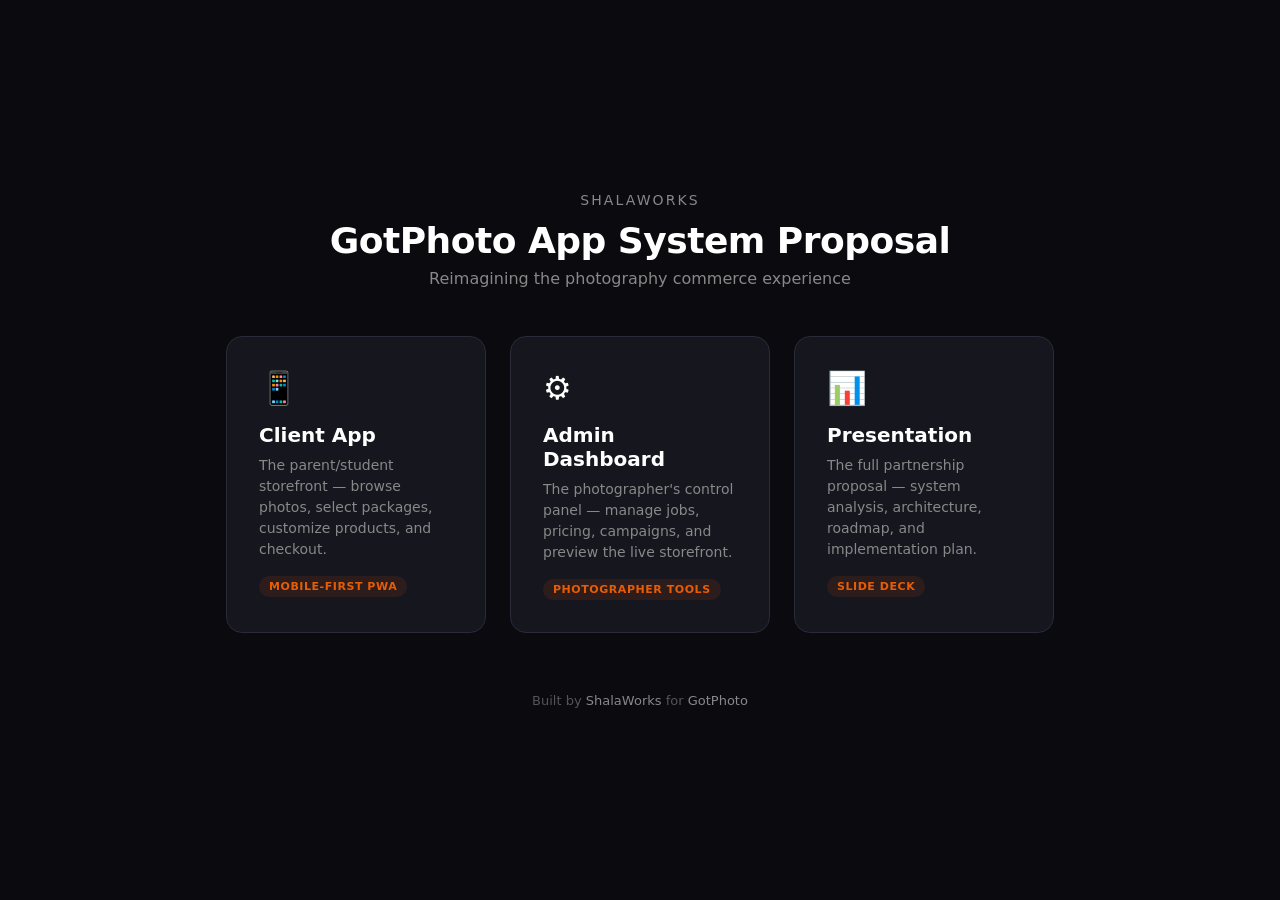
<file: index.html>
<!DOCTYPE html>
<html lang="en">
<head>
  <meta charset="UTF-8">
  <meta name="viewport" content="width=device-width, initial-scale=1.0">
  <title>GotPhoto App System Proposal — ShalaWorks</title>
  <style>
    * { margin: 0; padding: 0; box-sizing: border-box; }
    body {
      font-family: -apple-system, BlinkMacSystemFont, 'SF Pro Display', system-ui, sans-serif;
      background: #0a0a0f;
      color: #fff;
      min-height: 100vh;
      display: flex;
      flex-direction: column;
      align-items: center;
      justify-content: center;
      padding: 40px 20px;
    }
    .logo { font-size: 14px; letter-spacing: 0.15em; text-transform: uppercase; color: #888; margin-bottom: 12px; }
    h1 { font-size: 36px; font-weight: 800; letter-spacing: -0.5px; margin-bottom: 8px; text-align: center; }
    .subtitle { font-size: 16px; color: #888; margin-bottom: 48px; text-align: center; }
    .cards { display: flex; gap: 24px; flex-wrap: wrap; justify-content: center; max-width: 900px; }
    .card {
      background: #16161f;
      border: 1px solid #2a2a3a;
      border-radius: 16px;
      padding: 32px;
      width: 260px;
      text-decoration: none;
      color: #fff;
      transition: transform 0.2s ease, border-color 0.2s ease, box-shadow 0.2s ease;
    }
    .card:hover { transform: translateY(-4px); border-color: #e85d04; box-shadow: 0 8px 32px rgba(232,93,4,0.15); }
    .card-icon { font-size: 32px; margin-bottom: 16px; display: block; }
    .card h2 { font-size: 20px; font-weight: 700; margin-bottom: 8px; }
    .card p { font-size: 14px; color: #888; line-height: 1.5; }
    .card .tag { display: inline-block; margin-top: 16px; font-size: 11px; font-weight: 600; letter-spacing: 0.05em; text-transform: uppercase; color: #e85d04; background: rgba(232,93,4,0.1); padding: 4px 10px; border-radius: 100px; }
    .footer { margin-top: 60px; font-size: 13px; color: #555; text-align: center; }
    .footer a { color: #888; text-decoration: none; }
    .footer a:hover { color: #e85d04; }
  </style>
</head>
<body>
  <div class="logo">ShalaWorks</div>
  <h1>GotPhoto App System Proposal</h1>
  <p class="subtitle">Reimagining the photography commerce experience</p>

  <div class="cards">
    <a class="card" href="app/">
      <span class="card-icon">📱</span>
      <h2>Client App</h2>
      <p>The parent/student storefront — browse photos, select packages, customize products, and checkout.</p>
      <span class="tag">Mobile-first PWA</span>
    </a>

    <a class="card" href="admin/">
      <span class="card-icon">⚙️</span>
      <h2>Admin Dashboard</h2>
      <p>The photographer's control panel — manage jobs, pricing, campaigns, and preview the live storefront.</p>
      <span class="tag">Photographer tools</span>
    </a>

    <a class="card" href="presentation/">
      <span class="card-icon">📊</span>
      <h2>Presentation</h2>
      <p>The full partnership proposal — system analysis, architecture, roadmap, and implementation plan.</p>
      <span class="tag">Slide deck</span>
    </a>
  </div>

  <div class="footer">
    <p>Built by <a href="https://shalaworks.com">ShalaWorks</a> for <a href="https://gotphoto.com">GotPhoto</a></p>
  </div>
</body>
</html>
</file>
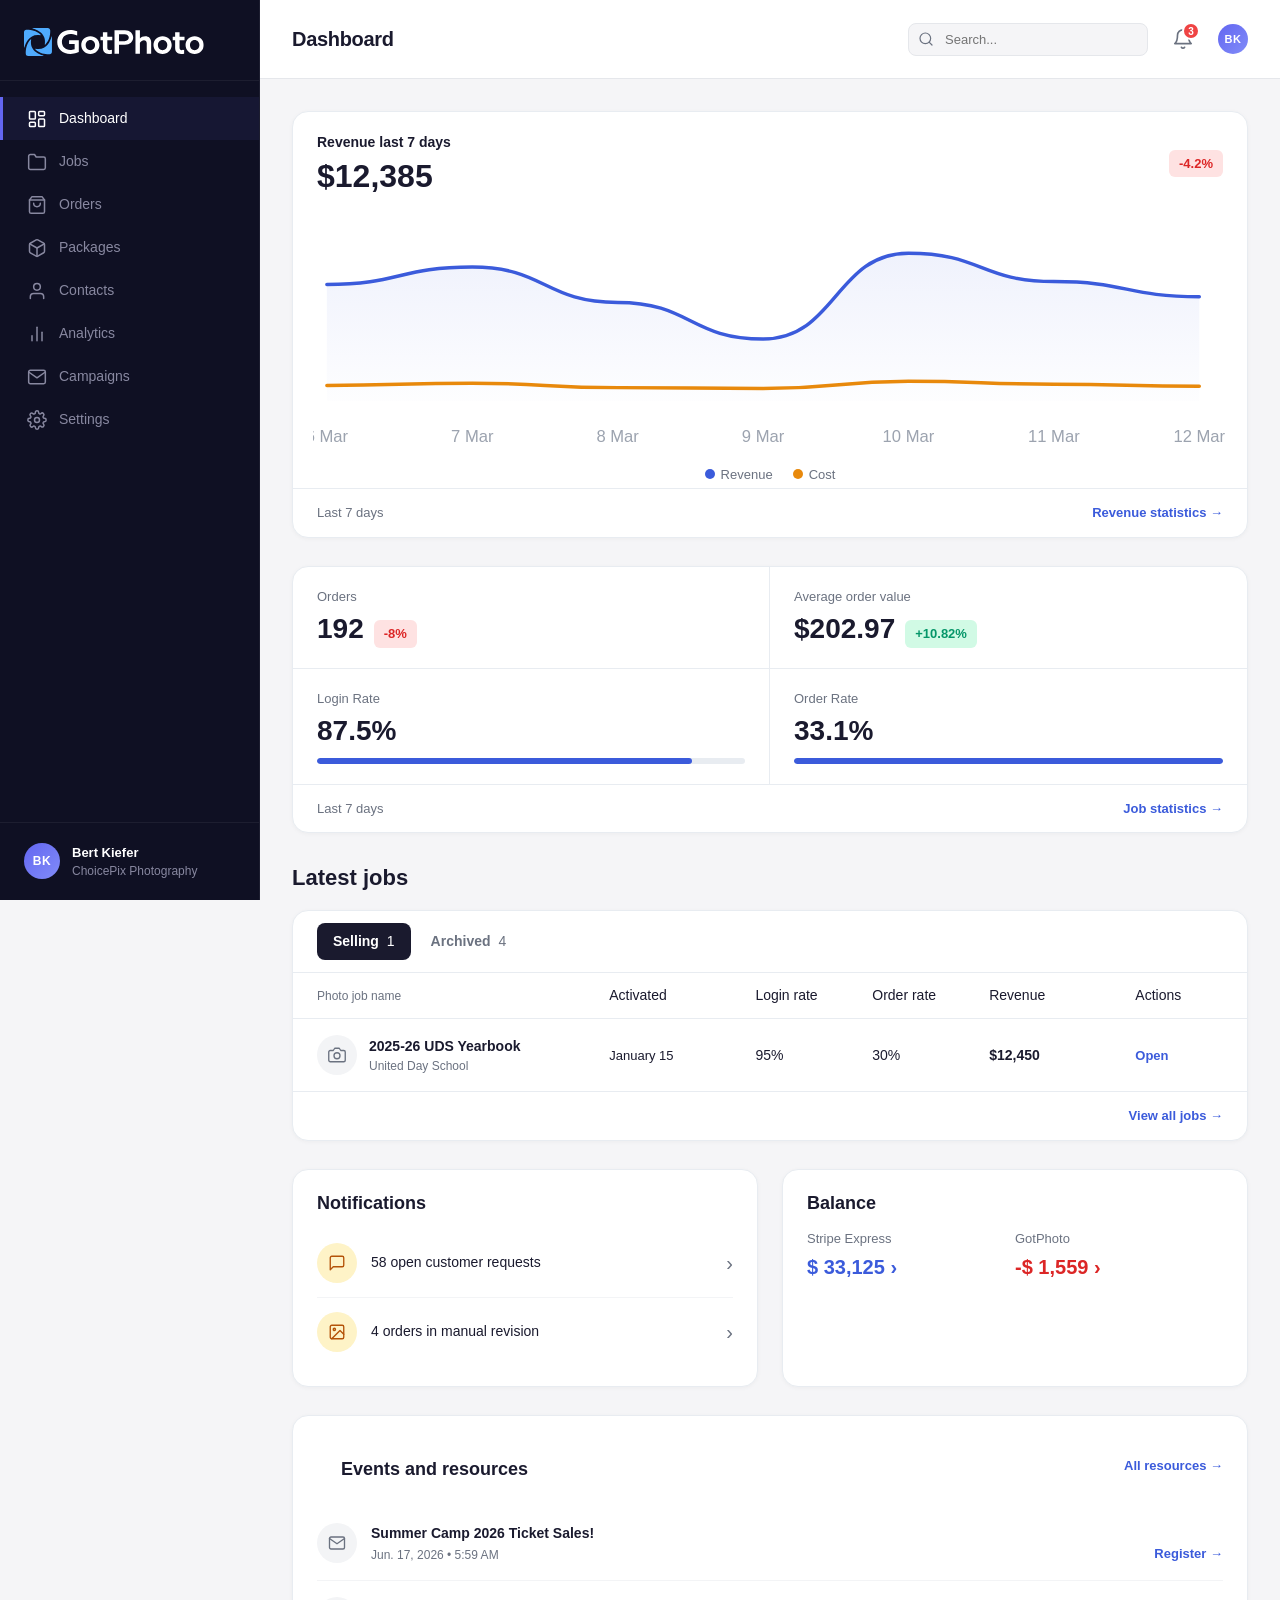
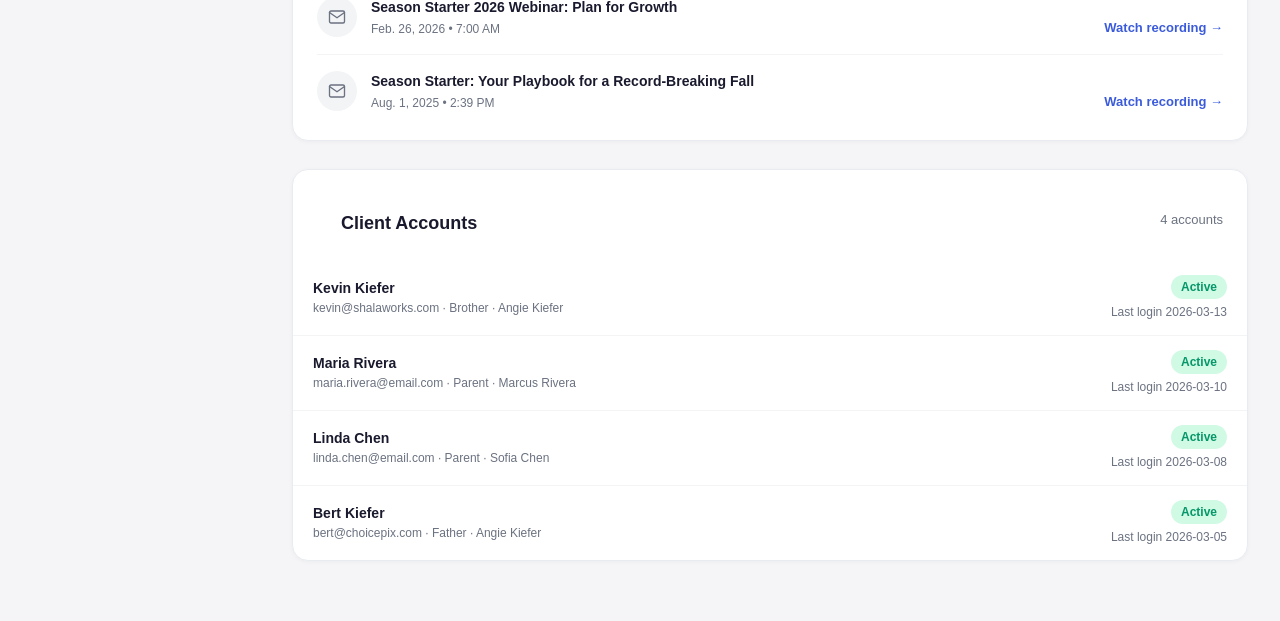
<file: admin/index.html>
<!DOCTYPE html>
<html lang="en">
<head>
  <meta charset="UTF-8">
  <meta name="viewport" content="width=device-width, initial-scale=1.0">
  <title>GotPhoto Admin</title>
  <link rel="stylesheet" href="styles.css">
</head>
<body>
  <div id="app">
    <div class="sidebar-overlay" id="sidebarOverlay"></div>
    <aside class="sidebar" id="sidebar">
      <div class="sidebar-logo">
        <img src="assets/gotphoto-logo.svg" alt="GotPhoto" class="logo-img">
      </div>
      <nav class="sidebar-nav" id="sidebarNav"></nav>
      <div class="sidebar-profile">
        <div class="avatar-circle avatar-sm">BK</div>
        <div class="sidebar-profile-info">
          <div class="sidebar-profile-name">Bert Kiefer</div>
          <div class="sidebar-profile-biz">ChoicePix Photography</div>
        </div>
      </div>
    </aside>
    <main class="content" id="content">
      <header class="topbar" id="topbar"></header>
      <div class="page-content" id="pageContent"></div>
    </main>
  </div>
  <script type="module" src="app.js"></script>
</body>
</html>
</file>
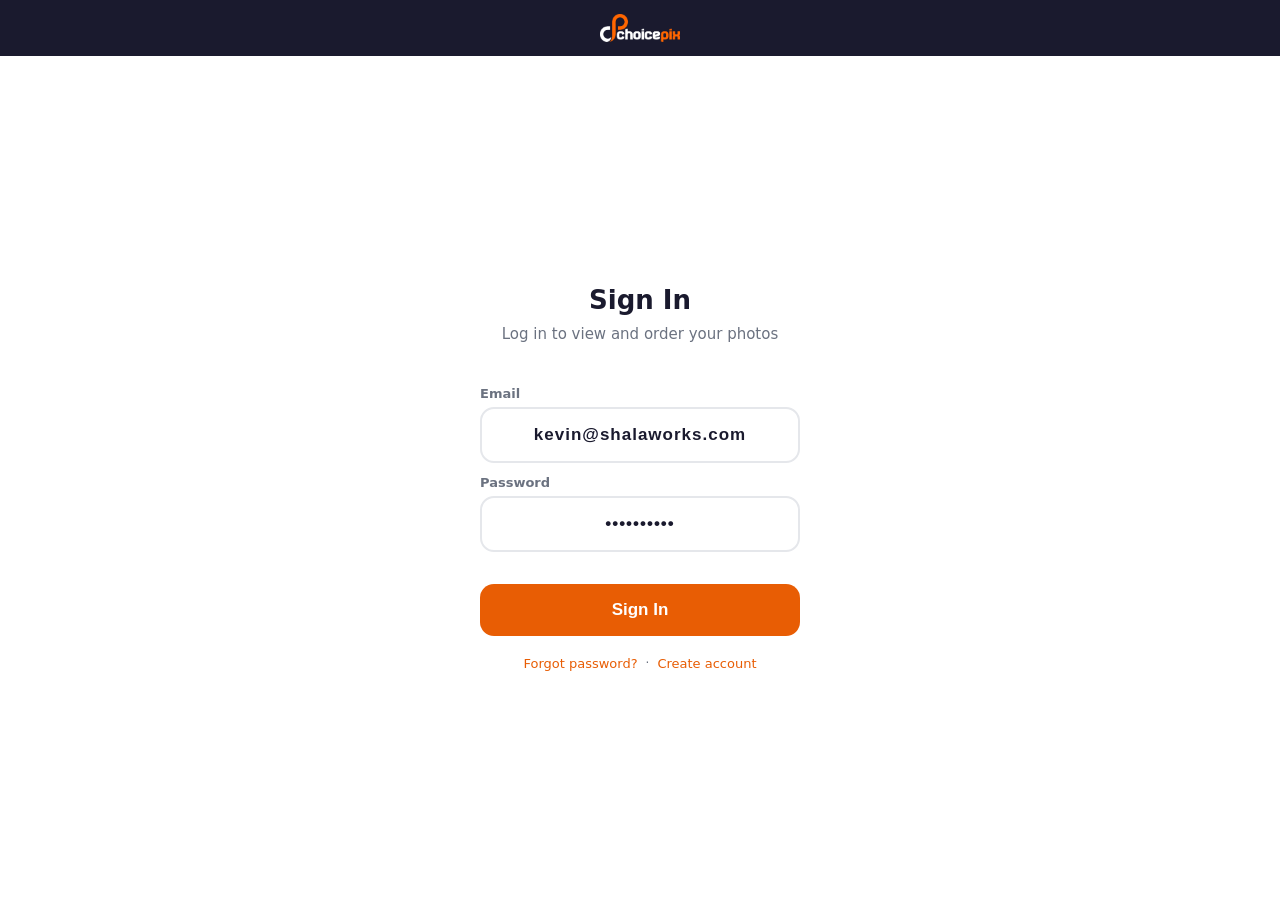
<file: app/index.html>
<!DOCTYPE html>
<html lang="en">
<head>
  <meta charset="UTF-8">
  <meta name="viewport" content="width=device-width, initial-scale=1.0, viewport-fit=cover">
  <meta name="theme-color" content="#e85d04">
  <meta name="apple-mobile-web-app-capable" content="yes">
  <meta name="apple-mobile-web-app-status-bar-style" content="default">
  <title>ChoicePix Photos</title>
  <link rel="manifest" href="manifest.json">
  <link rel="stylesheet" href="styles.css?v=20260317j">
</head>
<body>
  <div id="app"></div>
  <script type="module" src="app.js?v=20260317j"></script>
  <script>
    // Unregister old service workers to prevent caching issues
    if ('serviceWorker' in navigator) {
      navigator.serviceWorker.getRegistrations().then(regs => {
        regs.forEach(r => r.unregister());
      });
    }
  </script>
</body>
</html>
</file>
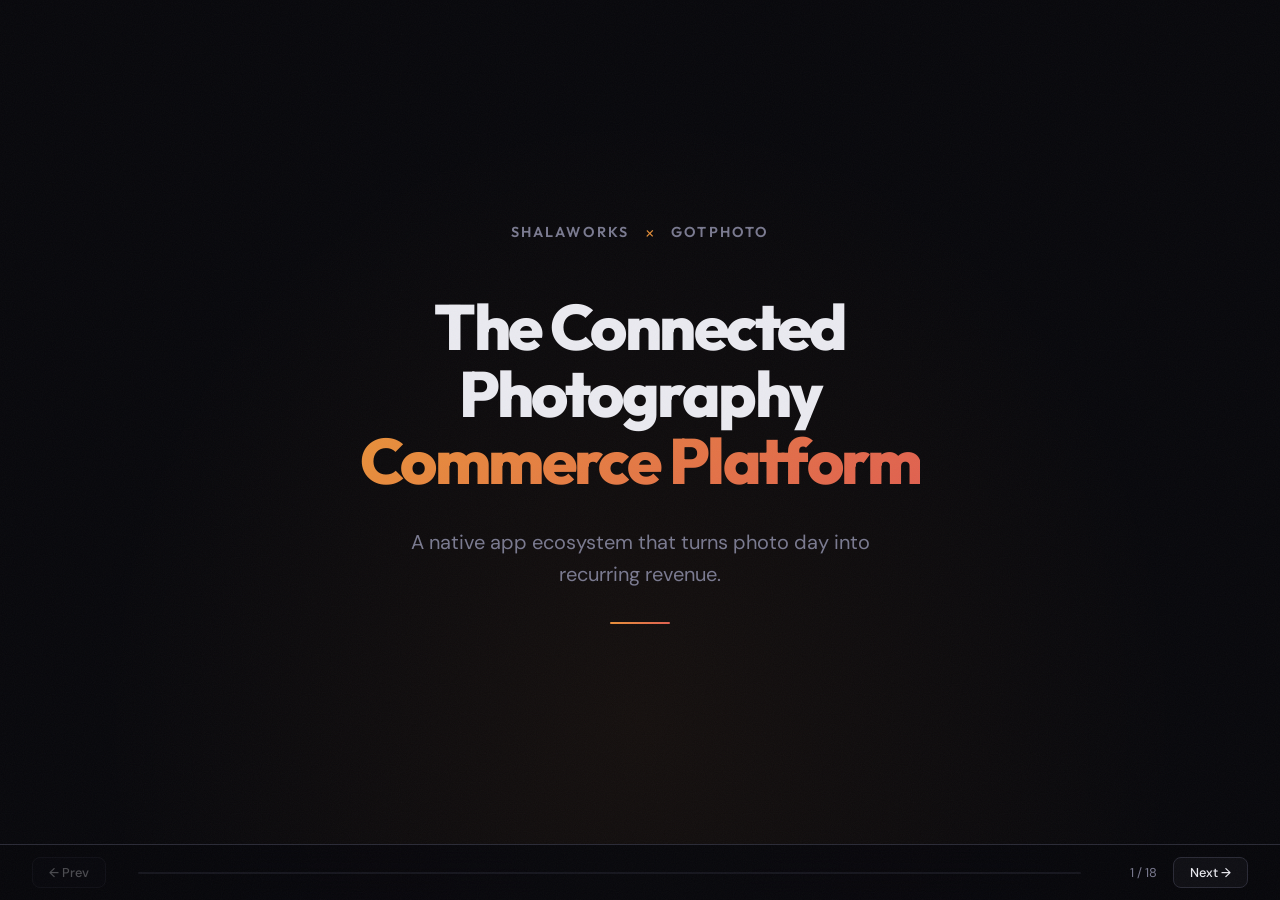
<file: presentation/index.html>
<!DOCTYPE html>
<html lang="en">
<head>
  <meta charset="UTF-8">
  <meta name="viewport" content="width=device-width, initial-scale=1.0">
  <title>Connected Photography Commerce Platform — ShalaWorks x GotPhoto</title>
  <link rel="preconnect" href="https://fonts.googleapis.com">
  <link rel="preconnect" href="https://fonts.gstatic.com" crossorigin>
  <link href="https://fonts.googleapis.com/css2?family=Outfit:wght@400;500;600;700;800&family=DM+Sans:ital,wght@0,400;0,500;0,600;0,700;1,400&display=swap" rel="stylesheet">
  <link rel="stylesheet" href="styles.css?v=20260317a">
</head>
<body>

<!-- Grain overlay -->
<div class="grain"></div>

<div class="presentation">

  <!-- SLIDE 1: TITLE -->
  <div class="slide slide-title">
    <div class="slide-inner centered">
      <div class="title-brands fade-in-up">
        <span class="brand-name">ShalaWorks</span>
        <span class="brand-x">&times;</span>
        <span class="brand-name">GotPhoto</span>
      </div>
      <h1 class="fade-in-up">The Connected<br>Photography<br><span class="accent-text">Commerce Platform</span></h1>
      <p class="title-sub fade-in-up">A native app ecosystem that turns photo day into recurring revenue.</p>
      <div class="title-line fade-in-up"></div>
    </div>
  </div>

  <!-- SLIDE 2: THE CONVERSION PROBLEM -->
  <div class="slide">
    <div class="slide-inner">
      <span class="label fade-in-up">The Problem</span>
      <h2 class="fade-in-up">Parents are abandoning<br>your storefronts.</h2>
      <p class="body-text fade-in-up">A parent gets a link. They open it on their phone. They see a flat, scrollable list of 34 cryptically named packages. No categories. No guidance. No way to compare. They leave.</p>
      <div class="stats-grid fade-in-up">
        <div class="stat-block">
          <div class="stat-number">78%</div>
          <div class="stat-desc">of parents browse<br>on mobile</div>
        </div>
        <div class="stat-block">
          <div class="stat-number">34+</div>
          <div class="stat-desc">packages per<br>storefront average</div>
        </div>
        <div class="stat-block">
          <div class="stat-number">~60%</div>
          <div class="stat-desc">estimated cart<br>abandonment rate</div>
        </div>
      </div>
      <p class="footnote fade-in-up">The storefront is the product. Every point of friction costs every photographer on the platform.</p>
    </div>
  </div>

  <!-- SLIDE 3: THE VISION — Connected Ecosystem -->
  <div class="slide">
    <div class="slide-inner centered">
      <span class="label fade-in-up">The Vision</span>
      <h2 class="fade-in-up">One ecosystem.<br>Everything connected.</h2>
      <div class="ecosystem-diagram fade-in-up">
        <div class="eco-node eco-client">
          <div class="eco-icon">
            <svg width="28" height="28" viewBox="0 0 24 24" fill="none" stroke="currentColor" stroke-width="1.5"><rect x="5" y="2" width="14" height="20" rx="3"/><line x1="12" y1="18" x2="12" y2="18.01" stroke-width="2"/></svg>
          </div>
          <div class="eco-label">Client App</div>
          <div class="eco-sublabel">Parents &amp; families</div>
        </div>
        <div class="eco-connectors">
          <div class="eco-line"></div>
          <div class="eco-cloud">
            <svg width="32" height="32" viewBox="0 0 24 24" fill="none" stroke="currentColor" stroke-width="1.5"><path d="M18 10h-1.26A8 8 0 109 20h9a5 5 0 000-10z"/></svg>
            <span>Cloud</span>
          </div>
          <div class="eco-line"></div>
        </div>
        <div class="eco-node eco-admin">
          <div class="eco-icon">
            <svg width="28" height="28" viewBox="0 0 24 24" fill="none" stroke="currentColor" stroke-width="1.5"><rect x="2" y="3" width="20" height="14" rx="2"/><line x1="8" y1="21" x2="16" y2="21"/><line x1="12" y1="17" x2="12" y2="21"/></svg>
          </div>
          <div class="eco-label">Admin App</div>
          <div class="eco-sublabel">Photographers</div>
        </div>
      </div>
      <p class="body-text fade-in-up" style="max-width:640px; margin:2rem auto 0; text-align:center;">Parents log in once and see all their children's photos, forever. Photographers manage everything from their phone. Every action in one app triggers a response in the other.</p>
    </div>
  </div>

  <!-- SLIDE 4: CLIENT APP — Smart Package Discovery -->
  <div class="slide">
    <div class="slide-inner">
      <span class="label fade-in-up">Client App</span>
      <h2 class="fade-in-up">Smart package<br>discovery.</h2>
      <div class="split-layout fade-in-up">
        <div class="split-text">
          <p class="body-text">Categories, filters, price tiers, and recommendations replace the flat list. Parents find what they need in seconds, not minutes.</p>
          <div class="feature-bullets">
            <div class="bullet-item">
              <div class="bullet-marker"></div>
              <div><strong>Category tabs</strong> &mdash; Digital, Prints, Canvas, Frames, Build Your Own</div>
            </div>
            <div class="bullet-item">
              <div class="bullet-marker"></div>
              <div><strong>Price tier filters</strong> &mdash; Budget, Mid-Range, Premium</div>
            </div>
            <div class="bullet-item">
              <div class="bullet-marker"></div>
              <div><strong>Smart recommendations</strong> &mdash; "Most popular for this job type"</div>
            </div>
            <div class="bullet-item">
              <div class="bullet-marker"></div>
              <div><strong>Visual comparisons</strong> &mdash; See what's included at a glance</div>
            </div>
          </div>
        </div>
        <div class="split-phone">
          <div class="device-frame">
            <div class="device-notch"></div>
            <iframe src="../app/index.html" class="device-screen" loading="lazy"></iframe>
          </div>
        </div>
      </div>
    </div>
  </div>

  <!-- SLIDE 5: CLIENT APP — Guided Photo Selection -->
  <div class="slide">
    <div class="slide-inner">
      <span class="label fade-in-up">Client App</span>
      <h2 class="fade-in-up">Guided photo<br>selection.</h2>
      <p class="body-text fade-in-up">Step by step. No overwhelm. Parents pick a package, then select poses one by one, crop if needed, save a draft, or complete the order.</p>
      <div class="flow-row fade-in-up">
        <div class="flow-card">
          <div class="flow-num">01</div>
          <h4>Pick Package</h4>
          <p>Browse categories, compare options, select.</p>
        </div>
        <div class="flow-arrow-icon">
          <svg width="24" height="24" viewBox="0 0 24 24" fill="none" stroke="currentColor" stroke-width="2"><path d="M5 12h14M12 5l7 7-7 7"/></svg>
        </div>
        <div class="flow-card">
          <div class="flow-num">02</div>
          <h4>Select Poses</h4>
          <p>One at a time. Full-screen preview with zoom.</p>
        </div>
        <div class="flow-arrow-icon">
          <svg width="24" height="24" viewBox="0 0 24 24" fill="none" stroke="currentColor" stroke-width="2"><path d="M5 12h14M12 5l7 7-7 7"/></svg>
        </div>
        <div class="flow-card">
          <div class="flow-num">03</div>
          <h4>Crop &amp; Adjust</h4>
          <p>Built-in crop tool. Get the framing right.</p>
        </div>
        <div class="flow-arrow-icon">
          <svg width="24" height="24" viewBox="0 0 24 24" fill="none" stroke="currentColor" stroke-width="2"><path d="M5 12h14M12 5l7 7-7 7"/></svg>
        </div>
        <div class="flow-card">
          <div class="flow-num">04</div>
          <h4>Save or Complete</h4>
          <p>Draft it for later or checkout now.</p>
        </div>
      </div>
    </div>
  </div>

  <!-- SLIDE 6: CLIENT APP — Draft Recovery -->
  <div class="slide">
    <div class="slide-inner">
      <span class="label fade-in-up">Client App</span>
      <h2 class="fade-in-up">Draft recovery.<br><span class="muted-text">No lost progress.</span></h2>
      <div class="split-layout fade-in-up">
        <div class="split-text">
          <p class="body-text">Life interrupts. The baby cries. The phone rings. With draft recovery, incomplete packages are saved automatically. Parents come back and pick up exactly where they left off.</p>
          <div class="highlight-box">
            <div class="highlight-icon">
              <svg width="20" height="20" viewBox="0 0 24 24" fill="none" stroke="currentColor" stroke-width="2"><path d="M19 21H5a2 2 0 01-2-2V5a2 2 0 012-2h11l5 5v11a2 2 0 01-2 2z"/><polyline points="17 21 17 13 7 13 7 21"/><polyline points="7 3 7 8 15 8"/></svg>
            </div>
            <div>
              <strong>Auto-save on every action.</strong> Pose selections, crop adjustments, package configurations — all preserved.
            </div>
          </div>
          <div class="highlight-box">
            <div class="highlight-icon">
              <svg width="20" height="20" viewBox="0 0 24 24" fill="none" stroke="currentColor" stroke-width="2"><path d="M12 22c5.523 0 10-4.477 10-10S17.523 2 12 2 2 6.477 2 12s4.477 10 10 10z"/><path d="M12 6v6l4 2"/></svg>
            </div>
            <div>
              <strong>Draft badges on package cards</strong> show progress. "2 of 4 poses selected" — one tap to continue.
            </div>
          </div>
          <div class="highlight-box">
            <div class="highlight-icon">
              <svg width="20" height="20" viewBox="0 0 24 24" fill="none" stroke="currentColor" stroke-width="2"><path d="M22 11.08V12a10 10 0 11-5.93-9.14"/><polyline points="22 4 12 14.01 9 11.01"/></svg>
            </div>
            <div>
              <strong>Push notification reminder:</strong> "You have an unfinished order for Emma's school photos."
            </div>
          </div>
        </div>
        <div class="split-visual">
          <div class="draft-mockup">
            <div class="draft-card">
              <div class="draft-badge">Draft</div>
              <div class="draft-title">Senior Portrait Package</div>
              <div class="draft-progress">
                <div class="draft-progress-bar" style="width:50%"></div>
              </div>
              <div class="draft-meta">2 of 4 poses selected</div>
            </div>
            <div class="draft-card draft-complete">
              <div class="draft-badge complete">Complete</div>
              <div class="draft-title">Digital Collection</div>
              <div class="draft-progress">
                <div class="draft-progress-bar" style="width:100%"></div>
              </div>
              <div class="draft-meta">Ready to checkout</div>
            </div>
          </div>
        </div>
      </div>
    </div>
  </div>

  <!-- SLIDE 7: NATIVE APP — Screenshot Protection -->
  <div class="slide">
    <div class="slide-inner centered">
      <span class="label fade-in-up">Native App Advantage</span>
      <h2 class="fade-in-up">Screenshot protection.</h2>
      <p class="body-text fade-in-up" style="max-width:680px; margin:0 auto 2.5rem;">Migration to native iOS and Android apps unlocks real device-level photo protection. This is not possible with web-only solutions.</p>
      <div class="protection-grid fade-in-up">
        <div class="protection-card">
          <div class="protection-icon">
            <svg width="32" height="32" viewBox="0 0 24 24" fill="none" stroke="currentColor" stroke-width="1.5"><rect x="3" y="3" width="18" height="18" rx="2"/><circle cx="8.5" cy="8.5" r="1.5"/><polyline points="21 15 16 10 5 21"/></svg>
          </div>
          <h4>iOS UIScreen API</h4>
          <p>Detects and prevents screenshots and screen recordings. Photos replaced with black screen during capture attempts.</p>
        </div>
        <div class="protection-card">
          <div class="protection-icon">
            <svg width="32" height="32" viewBox="0 0 24 24" fill="none" stroke="currentColor" stroke-width="1.5"><path d="M12 22s8-4 8-10V5l-8-3-8 3v7c0 6 8 10 8 10z"/></svg>
          </div>
          <h4>Android FLAG_SECURE</h4>
          <p>System-level window flag prevents screenshots, screen recording, and display on non-secure outputs.</p>
        </div>
        <div class="protection-card">
          <div class="protection-icon">
            <svg width="32" height="32" viewBox="0 0 24 24" fill="none" stroke="currentColor" stroke-width="1.5"><path d="M12 22c5.523 0 10-4.477 10-10S17.523 2 12 2 2 6.477 2 12s4.477 10 10 10z"/><path d="M2 12h20M12 2a15.3 15.3 0 014 10 15.3 15.3 0 01-4 10 15.3 15.3 0 01-4-10 15.3 15.3 0 014-10z"/></svg>
          </div>
          <h4>Dynamic Watermarking</h4>
          <p>Invisible watermarks embedded in viewed photos. If shared, traceable back to the viewer's account.</p>
        </div>
      </div>
    </div>
  </div>

  <!-- SLIDE 8: NATIVE APP — Push Notifications -->
  <div class="slide">
    <div class="slide-inner">
      <span class="label fade-in-up">Native App Advantage</span>
      <h2 class="fade-in-up">Push notifications<br><span class="muted-text">replace email-only.</span></h2>
      <p class="body-text fade-in-up">Email open rates: ~20%. Push notification visibility: 95%+. Every critical moment delivered directly to the parent's lock screen.</p>
      <div class="notif-grid fade-in-up">
        <div class="notif-item">
          <div class="notif-dot"></div>
          <div class="notif-content">
            <div class="notif-title">Gallery Ready</div>
            <div class="notif-body">"Emma's school photos are ready to view!"</div>
          </div>
        </div>
        <div class="notif-item">
          <div class="notif-dot"></div>
          <div class="notif-content">
            <div class="notif-title">Order Update</div>
            <div class="notif-body">"Your order #4821 has been printed and is being prepared for shipping."</div>
          </div>
        </div>
        <div class="notif-item">
          <div class="notif-dot"></div>
          <div class="notif-content">
            <div class="notif-title">Shipping Tracking</div>
            <div class="notif-body">"Your photos shipped! Track: USPS 9400111..."</div>
          </div>
        </div>
        <div class="notif-item">
          <div class="notif-dot"></div>
          <div class="notif-content">
            <div class="notif-title">Expiration Reminder</div>
            <div class="notif-body">"Only 3 days left to order Emma's fall portraits."</div>
          </div>
        </div>
        <div class="notif-item">
          <div class="notif-dot"></div>
          <div class="notif-content">
            <div class="notif-title">New Photos</div>
            <div class="notif-body">"Spring sports photos just uploaded for Jake!"</div>
          </div>
        </div>
        <div class="notif-item">
          <div class="notif-dot"></div>
          <div class="notif-content">
            <div class="notif-title">Flash Sale</div>
            <div class="notif-body">"24-hour sale: 20% off all canvas prints. Ends tonight."</div>
          </div>
        </div>
      </div>
    </div>
  </div>

  <!-- SLIDE 9: ONE LOGIN, ALL JOBS -->
  <div class="slide">
    <div class="slide-inner centered">
      <span class="label fade-in-up">Client App</span>
      <h2 class="fade-in-up">One login. All jobs.<br><span class="accent-text">Every year.</span></h2>
      <p class="body-text fade-in-up" style="max-width:640px; margin:0 auto 2.5rem;">No more hunting for access codes. No more separate links for each child, each job, each season. Parents log in once, and their entire family's photo history is right there.</p>
      <div class="family-dashboard fade-in-up">
        <div class="dash-header">
          <div class="dash-greeting">Welcome back, Sarah</div>
          <div class="dash-subtitle">Your family's photos</div>
        </div>
        <div class="dash-children">
          <div class="child-card">
            <div class="child-avatar">E</div>
            <div class="child-info">
              <div class="child-name">Emma Martinez</div>
              <div class="child-jobs">3 photo sessions</div>
            </div>
            <div class="child-badge">New</div>
          </div>
          <div class="child-card">
            <div class="child-avatar">J</div>
            <div class="child-info">
              <div class="child-name">Jake Martinez</div>
              <div class="child-jobs">2 photo sessions</div>
            </div>
          </div>
          <div class="child-card">
            <div class="child-avatar">S</div>
            <div class="child-info">
              <div class="child-name">Sofia Martinez</div>
              <div class="child-jobs">1 photo session</div>
            </div>
          </div>
        </div>
      </div>
    </div>
  </div>

  <!-- SLIDE 10: ADMIN APP — Mobile Command Center -->
  <div class="slide">
    <div class="slide-inner">
      <span class="label fade-in-up">Admin App</span>
      <h2 class="fade-in-up">Mobile command<br>center.</h2>
      <div class="split-layout fade-in-up">
        <div class="split-text">
          <p class="body-text">Photographers manage their entire business from their phone. Real-time dashboard, order management, analytics, communication — all in one place.</p>
          <div class="feature-bullets">
            <div class="bullet-item">
              <div class="bullet-marker"></div>
              <div><strong>Live dashboard</strong> &mdash; Revenue, orders, views updated in real time</div>
            </div>
            <div class="bullet-item">
              <div class="bullet-marker"></div>
              <div><strong>Order management</strong> &mdash; Process, track, fulfill from anywhere</div>
            </div>
            <div class="bullet-item">
              <div class="bullet-marker"></div>
              <div><strong>Quick actions</strong> &mdash; Activate coupons, send notifications, upload photos</div>
            </div>
            <div class="bullet-item">
              <div class="bullet-marker"></div>
              <div><strong>Analytics</strong> &mdash; Know what's converting and what isn't</div>
            </div>
          </div>
        </div>
        <div class="split-phone">
          <div class="device-frame">
            <div class="device-notch"></div>
            <iframe src="../admin/index.html" class="device-screen" loading="lazy"></iframe>
          </div>
        </div>
      </div>
    </div>
  </div>

  <!-- SLIDE 11: ADMIN — Campaigns & Communication -->
  <div class="slide">
    <div class="slide-inner">
      <span class="label fade-in-up">Admin App</span>
      <h2 class="fade-in-up">Campaigns &amp;<br>communication.</h2>
      <p class="body-text fade-in-up">Reach every parent at the right moment. Email, SMS, and push notifications with AI-powered subject lines and performance analytics.</p>
      <div class="card-row fade-in-up">
        <div class="info-card">
          <div class="info-card-header">
            <svg width="20" height="20" viewBox="0 0 24 24" fill="none" stroke="currentColor" stroke-width="2"><path d="M4 4h16c1.1 0 2 .9 2 2v12c0 1.1-.9 2-2 2H4c-1.1 0-2-.9-2-2V6c0-1.1.9-2 2-2z"/><polyline points="22,6 12,13 2,6"/></svg>
            <h4>Email Campaigns</h4>
          </div>
          <p>AI-generated subject lines. Optimal send time detection. Open rate and click tracking. A/B testing built in.</p>
        </div>
        <div class="info-card">
          <div class="info-card-header">
            <svg width="20" height="20" viewBox="0 0 24 24" fill="none" stroke="currentColor" stroke-width="2"><path d="M21 15a2 2 0 01-2 2H7l-4 4V5a2 2 0 012-2h14a2 2 0 012 2z"/></svg>
            <h4>SMS Messaging</h4>
          </div>
          <p>98% open rate. Direct links to galleries. Automated reminders for expiring sessions. Consent-based, compliant.</p>
        </div>
        <div class="info-card">
          <div class="info-card-header">
            <svg width="20" height="20" viewBox="0 0 24 24" fill="none" stroke="currentColor" stroke-width="2"><path d="M18 8A6 6 0 006 8c0 7-3 9-3 9h18s-3-2-3-9"/><path d="M13.73 21a2 2 0 01-3.46 0"/></svg>
            <h4>Push Notifications</h4>
          </div>
          <p>Instant delivery to parent's phone. Targeted by job, student, or purchase history. Schedule in advance or send now.</p>
        </div>
      </div>
    </div>
  </div>

  <!-- SLIDE 12: ADMIN — Coupons, Sales & Promotions -->
  <div class="slide">
    <div class="slide-inner">
      <span class="label fade-in-up">Admin App</span>
      <h2 class="fade-in-up">Coupons, sales &amp;<br><span class="accent-text">promotions.</span></h2>
      <p class="body-text fade-in-up">Create and activate promotional campaigns in seconds. Parents get notified instantly.</p>
      <div class="promo-grid fade-in-up">
        <div class="promo-card">
          <div class="promo-icon">%</div>
          <h4>Percentage Off</h4>
          <p>20% off all packages, specific categories, or individual items. Set minimum purchase thresholds.</p>
        </div>
        <div class="promo-card">
          <div class="promo-icon">$</div>
          <h4>Dollar Off</h4>
          <p>$10 off orders over $50. Flat discounts that feel tangible and drive higher order values.</p>
        </div>
        <div class="promo-card">
          <div class="promo-icon">
            <svg width="24" height="24" viewBox="0 0 24 24" fill="none" stroke="currentColor" stroke-width="2"><path d="M20.59 13.41l-7.17 7.17a2 2 0 01-2.83 0L2 12V2h10l8.59 8.59a2 2 0 010 2.82z"/><line x1="7" y1="7" x2="7.01" y2="7"/></svg>
          </div>
          <h4>Bundle Deals</h4>
          <p>Buy digital + prints, save $25. Curated bundles that increase average order value.</p>
        </div>
        <div class="promo-card">
          <div class="promo-icon">
            <svg width="24" height="24" viewBox="0 0 24 24" fill="none" stroke="currentColor" stroke-width="2"><circle cx="12" cy="12" r="10"/><polyline points="12 6 12 12 16 14"/></svg>
          </div>
          <h4>Time-Limited Sales</h4>
          <p>Flash sales with countdown timers. Create real urgency. "24 hours only" drives immediate action.</p>
        </div>
      </div>
      <div class="callout-bar fade-in-up">
        <svg width="18" height="18" viewBox="0 0 24 24" fill="none" stroke="currentColor" stroke-width="2"><path d="M18 8A6 6 0 006 8c0 7-3 9-3 9h18s-3-2-3-9"/><path d="M13.73 21a2 2 0 01-3.46 0"/></svg>
        <span>Activate a coupon from Admin &rarr; Parents get a push notification with the sale details instantly.</span>
      </div>
    </div>
  </div>

  <!-- SLIDE 13: ADMIN — Photo Management & Upload -->
  <div class="slide">
    <div class="slide-inner">
      <span class="label fade-in-up">Admin App</span>
      <h2 class="fade-in-up">Photo management<br>&amp; upload.</h2>
      <p class="body-text fade-in-up">Upload new photos, manage galleries, organize by job and student. When new photos are available, parents know immediately.</p>
      <div class="card-row fade-in-up">
        <div class="info-card">
          <div class="info-card-header">
            <svg width="20" height="20" viewBox="0 0 24 24" fill="none" stroke="currentColor" stroke-width="2"><path d="M21 15v4a2 2 0 01-2 2H5a2 2 0 01-2-2v-4"/><polyline points="17 8 12 3 7 8"/><line x1="12" y1="3" x2="12" y2="15"/></svg>
            <h4>Batch Upload</h4>
          </div>
          <p>Upload entire sessions at once. Auto-organize by job, date, and student. Drag and drop from desktop or mobile camera roll.</p>
        </div>
        <div class="info-card">
          <div class="info-card-header">
            <svg width="20" height="20" viewBox="0 0 24 24" fill="none" stroke="currentColor" stroke-width="2"><rect x="3" y="3" width="7" height="7"/><rect x="14" y="3" width="7" height="7"/><rect x="14" y="14" width="7" height="7"/><rect x="3" y="14" width="7" height="7"/></svg>
            <h4>Gallery Management</h4>
          </div>
          <p>Organize, reorder, feature specific photos. Set cover images. Control which photos appear in which packages.</p>
        </div>
        <div class="info-card">
          <div class="info-card-header">
            <svg width="20" height="20" viewBox="0 0 24 24" fill="none" stroke="currentColor" stroke-width="2"><path d="M18 8A6 6 0 006 8c0 7-3 9-3 9h18s-3-2-3-9"/><path d="M13.73 21a2 2 0 01-3.46 0"/></svg>
            <h4>Instant Notification</h4>
          </div>
          <p>Upload photos &rarr; parents get a push notification: "New photos available for Emma!" One tap to view.</p>
        </div>
      </div>
    </div>
  </div>

  <!-- SLIDE 14: SHIPPING & ORDER TRACKING -->
  <div class="slide">
    <div class="slide-inner">
      <span class="label fade-in-up">Connected Ecosystem</span>
      <h2 class="fade-in-up">Shipping &amp; order<br>tracking.</h2>
      <p class="body-text fade-in-up">End-to-end visibility for both photographers and parents. Every status change, every notification, completely automated.</p>
      <div class="timeline-flow fade-in-up">
        <div class="timeline-step">
          <div class="timeline-dot"></div>
          <div class="timeline-label">Order Placed</div>
          <div class="timeline-desc">Parent completes checkout. Admin gets instant alert.</div>
        </div>
        <div class="timeline-connector"></div>
        <div class="timeline-step">
          <div class="timeline-dot"></div>
          <div class="timeline-label">Processing</div>
          <div class="timeline-desc">Admin reviews and sends to lab. Parent sees "In Production."</div>
        </div>
        <div class="timeline-connector"></div>
        <div class="timeline-step">
          <div class="timeline-dot"></div>
          <div class="timeline-label">Shipped</div>
          <div class="timeline-desc">Tracking number auto-synced. Push notification to parent.</div>
        </div>
        <div class="timeline-connector"></div>
        <div class="timeline-step">
          <div class="timeline-dot"></div>
          <div class="timeline-label">Delivered</div>
          <div class="timeline-desc">Delivery confirmed. "How did we do?" review prompt sent.</div>
        </div>
      </div>
    </div>
  </div>

  <!-- SLIDE 15: CONNECTED ECOSYSTEM — How It All Fits -->
  <div class="slide">
    <div class="slide-inner centered">
      <span class="label fade-in-up">Connected Ecosystem</span>
      <h2 class="fade-in-up">Every action triggers<br>a <span class="accent-text">reaction.</span></h2>
      <div class="connection-grid fade-in-up">
        <div class="connection-row">
          <div class="connection-source">Admin uploads photos</div>
          <div class="connection-arrow">
            <svg width="32" height="16" viewBox="0 0 32 16"><path d="M0 8h28M24 2l6 6-6 6" fill="none" stroke="currentColor" stroke-width="1.5"/></svg>
          </div>
          <div class="connection-target">Parent gets notification</div>
        </div>
        <div class="connection-row">
          <div class="connection-source">Admin activates coupon</div>
          <div class="connection-arrow">
            <svg width="32" height="16" viewBox="0 0 32 16"><path d="M0 8h28M24 2l6 6-6 6" fill="none" stroke="currentColor" stroke-width="1.5"/></svg>
          </div>
          <div class="connection-target">Parent sees sale badge</div>
        </div>
        <div class="connection-row">
          <div class="connection-source">Admin ships order</div>
          <div class="connection-arrow">
            <svg width="32" height="16" viewBox="0 0 32 16"><path d="M0 8h28M24 2l6 6-6 6" fill="none" stroke="currentColor" stroke-width="1.5"/></svg>
          </div>
          <div class="connection-target">Parent gets tracking</div>
        </div>
        <div class="connection-row reverse">
          <div class="connection-target">Admin gets alert</div>
          <div class="connection-arrow">
            <svg width="32" height="16" viewBox="0 0 32 16"><path d="M32 8H4M8 2L2 8l6 6" fill="none" stroke="currentColor" stroke-width="1.5"/></svg>
          </div>
          <div class="connection-source">Parent places order</div>
        </div>
        <div class="connection-row reverse">
          <div class="connection-target">Admin sees analytics</div>
          <div class="connection-arrow">
            <svg width="32" height="16" viewBox="0 0 32 16"><path d="M32 8H4M8 2L2 8l6 6" fill="none" stroke="currentColor" stroke-width="1.5"/></svg>
          </div>
          <div class="connection-source">Parent browses gallery</div>
        </div>
      </div>
    </div>
  </div>

  <!-- SLIDE 16: CONVERSION IMPACT -->
  <div class="slide">
    <div class="slide-inner">
      <span class="label fade-in-up">Impact</span>
      <h2 class="fade-in-up">Projected conversion<br>impact.</h2>
      <p class="body-text fade-in-up">Every feature maps to a specific conversion driver. This is not speculation — these are the mechanics of reducing friction and increasing engagement.</p>
      <div class="impact-grid fade-in-up">
        <div class="impact-item">
          <div class="impact-feature">Category browsing</div>
          <div class="impact-driver">Reduces choice paralysis</div>
          <div class="impact-arrow">&rarr;</div>
          <div class="impact-result">More packages viewed</div>
        </div>
        <div class="impact-item">
          <div class="impact-feature">Draft saving</div>
          <div class="impact-driver">Recovers abandoned carts</div>
          <div class="impact-arrow">&rarr;</div>
          <div class="impact-result">Higher completion rate</div>
        </div>
        <div class="impact-item">
          <div class="impact-feature">Push notifications</div>
          <div class="impact-driver">Re-engages inactive parents</div>
          <div class="impact-arrow">&rarr;</div>
          <div class="impact-result">More return visits</div>
        </div>
        <div class="impact-item">
          <div class="impact-feature">Native app</div>
          <div class="impact-driver">Increases retention &amp; trust</div>
          <div class="impact-arrow">&rarr;</div>
          <div class="impact-result">Higher lifetime value</div>
        </div>
        <div class="impact-item">
          <div class="impact-feature">One login, all jobs</div>
          <div class="impact-driver">Eliminates access friction</div>
          <div class="impact-arrow">&rarr;</div>
          <div class="impact-result">More sessions purchased</div>
        </div>
        <div class="impact-item">
          <div class="impact-feature">Promotions &amp; coupons</div>
          <div class="impact-driver">Creates urgency</div>
          <div class="impact-arrow">&rarr;</div>
          <div class="impact-result">Faster purchase decisions</div>
        </div>
      </div>
    </div>
  </div>

  <!-- SLIDE 17: WHY SHALAWORKS -->
  <div class="slide">
    <div class="slide-inner centered">
      <span class="label fade-in-up">Why Us</span>
      <h2 class="fade-in-up">Why ShalaWorks.</h2>
      <div class="why-grid fade-in-up">
        <div class="why-card">
          <div class="why-number">01</div>
          <h4>Domain Expertise</h4>
          <p>We're active GotPhoto photographers through ChoicePix Photography. We use the platform daily. We know exactly where the pain is because we feel it ourselves.</p>
        </div>
        <div class="why-card">
          <div class="why-number">02</div>
          <h4>Full-Stack Capability</h4>
          <p>Native iOS and Android. Backend APIs. Real-time systems. UI/UX design. We don't outsource any of it.</p>
        </div>
        <div class="why-card">
          <div class="why-number">03</div>
          <h4>Working Prototypes</h4>
          <p>We didn't pitch a slide deck. We built working demos. The client app and admin app in this presentation are live, functional prototypes.</p>
        </div>
        <div class="why-card">
          <div class="why-number">04</div>
          <h4>Sprint-Based Delivery</h4>
          <p>Two-week sprints. Weekly demos. Continuous delivery. Ship features fast, get feedback faster, iterate immediately.</p>
        </div>
      </div>
    </div>
  </div>

  <!-- SLIDE 18: NEXT STEPS / CTA -->
  <div class="slide slide-cta">
    <div class="slide-inner centered">
      <h2 class="fade-in-up cta-headline">Let's build this<br><span class="accent-text">together.</span></h2>
      <div class="cta-steps fade-in-up">
        <div class="cta-step">
          <div class="cta-step-num">1</div>
          <h4>Discovery Workshop</h4>
          <p>Align on priorities with the GotPhoto product team.</p>
        </div>
        <div class="cta-step-arrow">
          <svg width="24" height="24" viewBox="0 0 24 24" fill="none" stroke="currentColor" stroke-width="2"><path d="M5 12h14M12 5l7 7-7 7"/></svg>
        </div>
        <div class="cta-step">
          <div class="cta-step-num">2</div>
          <h4>Prototype Sprint</h4>
          <p>Two-week proof of concept on highest-impact feature.</p>
        </div>
        <div class="cta-step-arrow">
          <svg width="24" height="24" viewBox="0 0 24 24" fill="none" stroke="currentColor" stroke-width="2"><path d="M5 12h14M12 5l7 7-7 7"/></svg>
        </div>
        <div class="cta-step">
          <div class="cta-step-num">3</div>
          <h4>Native App Development</h4>
          <p>Full build-out of the connected ecosystem.</p>
        </div>
      </div>
      <div class="cta-footer fade-in-up">
        <div class="cta-brands">
          <span>ShalaWorks</span>
          <span class="cta-x">&times;</span>
          <span>GotPhoto</span>
        </div>
      </div>
    </div>
  </div>

</div>

<!-- Navigation Bar -->
<nav class="nav-bar">
  <button class="nav-btn nav-prev" disabled>&larr; Prev</button>
  <div class="nav-progress">
    <div class="nav-progress-fill" style="width:0%"></div>
  </div>
  <span class="nav-counter">1 / 18</span>
  <button class="nav-btn nav-next">Next &rarr;</button>
</nav>

<script src="slides.js"></script>
</body>
</html>
</file>
<file: admin/styles.css>
/* =========================================
   ChoicePix Admin — Design System
   ========================================= */

:root {
  --sidebar-bg: #0f1023;
  --sidebar-text: #8888a0;
  --sidebar-active: #ffffff;
  --sidebar-hover: #1a1a32;
  --sidebar-width: 260px;

  --content-bg: #f5f5f7;
  --card-bg: #ffffff;
  --text: #1a1a2e;
  --text-muted: #6b7280;

  --accent: #6366f1;
  --accent-light: #818cf8;
  --green: #10b981;
  --orange: #f59e0b;
  --red: #ef4444;

  --radius: 12px;
  --radius-sm: 8px;
  --shadow: 0 1px 3px rgba(0,0,0,0.06), 0 1px 2px rgba(0,0,0,0.04);
  --shadow-md: 0 4px 12px rgba(0,0,0,0.08);
  --shadow-lg: 0 8px 30px rgba(0,0,0,0.12);
  --transition: 0.2s ease;
}

*, *::before, *::after {
  margin: 0;
  padding: 0;
  box-sizing: border-box;
}

body {
  font-family: -apple-system, BlinkMacSystemFont, 'Segoe UI', 'Inter', Roboto, sans-serif;
  background: var(--content-bg);
  color: var(--text);
  line-height: 1.5;
  -webkit-font-smoothing: antialiased;
}

/* =========================================
   Sidebar
   ========================================= */

.sidebar {
  position: fixed;
  left: 0;
  top: 0;
  bottom: 0;
  width: var(--sidebar-width);
  background: var(--sidebar-bg);
  border-right: 1px solid rgba(255,255,255,0.06);
  display: flex;
  flex-direction: column;
  z-index: 100;
  transition: transform 0.3s cubic-bezier(0.4, 0, 0.2, 1);
}

.sidebar-overlay {
  display: none;
}

.sidebar-logo {
  padding: 28px 24px 24px;
  border-bottom: 1px solid rgba(255,255,255,0.06);
}

.logo-img {
  height: 28px;
  width: auto;
  display: block;
}

.sidebar-nav {
  flex: 1;
  padding: 16px 0;
  overflow-y: auto;
}

.nav-item {
  display: flex;
  align-items: center;
  gap: 12px;
  padding: 11px 24px;
  color: var(--sidebar-text);
  cursor: pointer;
  font-size: 14px;
  font-weight: 500;
  transition: all var(--transition);
  border-left: 3px solid transparent;
  user-select: none;
  position: relative;
}

.nav-item:hover {
  color: #c0c0d0;
  background: var(--sidebar-hover);
}

.nav-item.active {
  color: var(--sidebar-active);
  border-left-color: var(--accent);
  background: rgba(99,102,241,0.08);
}

.nav-item .nav-icon {
  width: 20px;
  height: 20px;
  flex-shrink: 0;
  display: flex;
  align-items: center;
  justify-content: center;
}

.nav-item .nav-icon svg {
  width: 20px;
  height: 20px;
}

.sidebar-profile {
  padding: 20px 24px;
  border-top: 1px solid rgba(255,255,255,0.06);
  display: flex;
  align-items: center;
  gap: 12px;
}

.sidebar-profile-name {
  color: #fff;
  font-size: 13px;
  font-weight: 600;
}

.sidebar-profile-biz {
  color: var(--sidebar-text);
  font-size: 12px;
}

/* Hamburger (hidden on desktop) */
.hamburger-btn {
  display: none;
  background: none;
  border: none;
  cursor: pointer;
  color: var(--text);
  width: 24px;
  height: 24px;
  padding: 0;
  flex-shrink: 0;
}

.hamburger-btn svg {
  width: 24px;
  height: 24px;
}

/* =========================================
   Avatar
   ========================================= */

.avatar-circle {
  width: 40px;
  height: 40px;
  border-radius: 50%;
  background: linear-gradient(135deg, var(--accent), var(--accent-light));
  color: #fff;
  display: flex;
  align-items: center;
  justify-content: center;
  font-size: 14px;
  font-weight: 700;
  flex-shrink: 0;
  letter-spacing: 0.5px;
}

.avatar-circle.avatar-sm {
  width: 36px;
  height: 36px;
  font-size: 12px;
}

.avatar-circle.avatar-xs {
  width: 30px;
  height: 30px;
  font-size: 11px;
}

/* =========================================
   Content Area
   ========================================= */

.content {
  margin-left: var(--sidebar-width);
  min-height: 100vh;
  display: flex;
  flex-direction: column;
  transition: margin-left 0.3s cubic-bezier(0.4, 0, 0.2, 1);
}

.topbar {
  display: flex;
  align-items: center;
  padding: 20px 32px;
  background: var(--card-bg);
  border-bottom: 1px solid #e5e7eb;
  gap: 16px;
  position: sticky;
  top: 0;
  z-index: 50;
}

.topbar-title {
  font-size: 20px;
  font-weight: 700;
  color: var(--text);
  flex: 1;
  letter-spacing: -0.3px;
}

.topbar-search {
  position: relative;
  width: 240px;
}

.topbar-search input {
  width: 100%;
  padding: 8px 12px 8px 36px;
  border: 1px solid #e5e7eb;
  border-radius: var(--radius-sm);
  font-size: 13px;
  color: var(--text);
  background: var(--content-bg);
  outline: none;
  transition: border-color var(--transition);
}

.topbar-search input:focus {
  border-color: var(--accent);
}

.topbar-search .search-icon {
  position: absolute;
  left: 10px;
  top: 50%;
  transform: translateY(-50%);
  color: var(--text-muted);
  width: 16px;
  height: 16px;
  display: flex;
  align-items: center;
}

.topbar-search .search-icon svg {
  width: 16px;
  height: 16px;
}

.topbar-bell {
  position: relative;
  cursor: pointer;
  padding: 8px;
  border-radius: var(--radius-sm);
  transition: background var(--transition);
  color: var(--text-muted);
  display: flex;
  align-items: center;
}

.topbar-bell > svg {
  width: 22px;
  height: 22px;
}

.topbar-bell:hover {
  background: var(--content-bg);
}

.topbar-bell .bell-badge {
  position: absolute;
  top: 2px;
  right: 2px;
  background: var(--red);
  color: #fff;
  font-size: 10px;
  font-weight: 700;
  width: 18px;
  height: 18px;
  border-radius: 50%;
  display: flex;
  align-items: center;
  justify-content: center;
  border: 2px solid var(--card-bg);
}

/* =========================================
   Notification Dropdown
   ========================================= */

.notification-dropdown {
  position: absolute;
  top: 100%;
  right: 0;
  margin-top: 8px;
  width: 380px;
  background: var(--card-bg);
  border-radius: var(--radius);
  box-shadow: var(--shadow-lg);
  border: 1px solid #e5e7eb;
  z-index: 200;
  opacity: 0;
  transform: translateY(-8px);
  pointer-events: none;
  transition: opacity 0.15s ease, transform 0.15s ease;
}

.notification-dropdown.open {
  opacity: 1;
  transform: translateY(0);
  pointer-events: auto;
}

.notification-dropdown-header {
  padding: 14px 16px;
  font-size: 13px;
  font-weight: 700;
  color: var(--text);
  border-bottom: 1px solid #e5e7eb;
}

.notification-item {
  padding: 12px 16px;
  border-bottom: 1px solid #f3f4f6;
  transition: background var(--transition);
  cursor: pointer;
}

.notification-item:hover {
  background: #f9fafb;
}

.notification-item:last-child {
  border-bottom: none;
}

.notification-item.unread {
  background: #f0f0ff;
}

.notification-item.unread:hover {
  background: #e8e8fd;
}

.notification-text {
  font-size: 13px;
  color: var(--text);
  line-height: 1.45;
}

.notification-time {
  font-size: 11px;
  color: var(--text-muted);
  margin-top: 4px;
}

/* =========================================
   Page Content
   ========================================= */

.page-content {
  padding: 32px;
  flex: 1;
  animation: pageIn 0.35s cubic-bezier(0.4, 0, 0.2, 1);
}

@keyframes pageIn {
  from { opacity: 0; transform: translateY(12px); }
  to { opacity: 1; transform: translateY(0); }
}

/* =========================================
   Stat Cards
   ========================================= */

.stat-grid {
  display: grid;
  grid-template-columns: repeat(4, 1fr);
  gap: 20px;
  margin-bottom: 28px;
}

.stat-card {
  background: var(--card-bg);
  border-radius: var(--radius);
  padding: 22px 24px;
  box-shadow: var(--shadow);
  display: flex;
  flex-direction: column;
  gap: 8px;
  position: relative;
  overflow: hidden;
  transition: transform var(--transition), box-shadow var(--transition);
}

.stat-card:hover {
  transform: translateY(-2px);
  box-shadow: var(--shadow-md);
}

.stat-card::before {
  content: '';
  position: absolute;
  top: 0;
  left: 0;
  right: 0;
  height: 3px;
  background: var(--accent);
  opacity: 0;
  transition: opacity var(--transition);
}

.stat-card:hover::before {
  opacity: 1;
}

.stat-card-header {
  display: flex;
  align-items: center;
  justify-content: space-between;
}

.stat-card-icon {
  width: 40px;
  height: 40px;
  border-radius: 10px;
  display: flex;
  align-items: center;
  justify-content: center;
}

.stat-card-icon svg {
  width: 20px;
  height: 20px;
}

.stat-card-icon.revenue { background: #ede9fe; color: var(--accent); }
.stat-card-icon.orders { background: #d1fae5; color: var(--green); }
.stat-card-icon.galleries { background: #fef3c7; color: var(--orange); }
.stat-card-icon.conversion { background: #dbeafe; color: #3b82f6; }

.stat-card-trend {
  font-size: 12px;
  font-weight: 600;
  padding: 2px 8px;
  border-radius: 20px;
  display: flex;
  align-items: center;
  gap: 3px;
}

.stat-card-trend svg {
  width: 14px;
  height: 14px;
}

.stat-card-trend.up {
  background: #d1fae5;
  color: #059669;
}

.stat-card-trend.down {
  background: #fee2e2;
  color: #dc2626;
}

.stat-card-value {
  font-size: 30px;
  font-weight: 800;
  color: var(--text);
  letter-spacing: -1px;
  line-height: 1.1;
}

.stat-card-label {
  font-size: 13px;
  color: var(--text-muted);
  font-weight: 500;
}

/* =========================================
   Cards
   ========================================= */

.card {
  background: var(--card-bg);
  border-radius: var(--radius);
  box-shadow: var(--shadow);
  overflow: hidden;
}

.card-header {
  padding: 18px 24px;
  border-bottom: 1px solid #f3f4f6;
  display: flex;
  align-items: center;
  justify-content: space-between;
}

.card-title {
  font-size: 15px;
  font-weight: 700;
  color: var(--text);
}

.card-body {
  padding: 0;
}

.card-section-title {
  font-size: 14px;
  font-weight: 700;
  color: var(--text);
  margin-bottom: 16px;
  padding-bottom: 10px;
  border-bottom: 1px solid #f3f4f6;
}

/* =========================================
   Tables
   ========================================= */

.data-table {
  width: 100%;
  border-collapse: collapse;
}

.data-table th {
  padding: 12px 24px;
  text-align: left;
  font-size: 11px;
  font-weight: 600;
  color: var(--text-muted);
  text-transform: uppercase;
  letter-spacing: 0.5px;
  background: #fafafa;
  border-bottom: 1px solid #e5e7eb;
}

.data-table td {
  padding: 14px 24px;
  font-size: 14px;
  color: var(--text);
  border-bottom: 1px solid #f3f4f6;
}

.data-table tr:hover td {
  background: #f9fafb;
}

.data-table tr:last-child td {
  border-bottom: none;
}

/* Order List (mobile-friendly) */
.order-list {
  display: flex;
  flex-direction: column;
}

.order-item {
  display: flex;
  align-items: center;
  justify-content: space-between;
  padding: 14px 20px;
  border-bottom: 1px solid #f3f4f6;
  gap: 12px;
}

.order-item:last-child {
  border-bottom: none;
}

.order-item-main {
  flex: 1;
  min-width: 0;
}

.order-item-student {
  font-size: 14px;
  font-weight: 700;
  color: var(--text);
  line-height: 1.3;
}

.order-item-package {
  font-size: 12px;
  color: var(--text-muted);
  margin-top: 2px;
}

.order-item-right {
  display: flex;
  flex-direction: column;
  align-items: flex-end;
  gap: 4px;
  flex-shrink: 0;
}

.order-item-amount {
  font-size: 15px;
  font-weight: 700;
  font-family: monospace;
  color: var(--text);
}

/* Campaign List (mobile-friendly) */
.campaign-list {
  display: flex;
  flex-direction: column;
}

.campaign-item {
  display: flex;
  align-items: center;
  justify-content: space-between;
  padding: 14px 20px;
  border-bottom: 1px solid #f3f4f6;
  gap: 12px;
  cursor: pointer;
  transition: background 0.15s;
}

.campaign-item:hover {
  background: #f9fafb;
}

.campaign-item:last-child {
  border-bottom: none;
}

.campaign-item-main {
  flex: 1;
  min-width: 0;
}

.campaign-item-name {
  font-size: 14px;
  font-weight: 700;
  color: var(--text);
  line-height: 1.3;
}

.campaign-item-meta {
  display: flex;
  align-items: center;
  gap: 8px;
  margin-top: 4px;
  flex-wrap: wrap;
}

.campaign-item-right {
  display: flex;
  flex-direction: column;
  align-items: flex-end;
  gap: 4px;
  flex-shrink: 0;
}

.campaign-item-stat {
  font-size: 12px;
  color: var(--text-muted);
  white-space: nowrap;
}

.campaign-item-stat strong {
  color: var(--text);
}

.campaign-detail-card {
  padding: 0 20px 20px;
  display: none;
}

.campaign-detail-card.open {
  display: block;
}

/* =========================================
   Badges & Pills
   ========================================= */

.badge {
  display: inline-flex;
  align-items: center;
  padding: 3px 10px;
  border-radius: 20px;
  font-size: 12px;
  font-weight: 600;
  white-space: nowrap;
}

.badge-green { background: #d1fae5; color: #059669; }
.badge-orange { background: #fef3c7; color: #d97706; }
.badge-gray { background: #f3f4f6; color: #6b7280; }
.badge-blue { background: #dbeafe; color: #2563eb; }
.badge-red { background: #fee2e2; color: #dc2626; }
.badge-accent { background: #ede9fe; color: var(--accent); }

.pill {
  display: inline-block;
  padding: 2px 10px;
  border-radius: 20px;
  font-size: 11px;
  font-weight: 600;
}

/* =========================================
   Buttons
   ========================================= */

.btn {
  display: inline-flex;
  align-items: center;
  justify-content: center;
  gap: 6px;
  padding: 9px 18px;
  border-radius: var(--radius-sm);
  font-size: 13px;
  font-weight: 600;
  cursor: pointer;
  border: none;
  transition: all var(--transition);
  white-space: nowrap;
}

.btn svg {
  width: 16px;
  height: 16px;
}

.btn-accent {
  background: var(--accent);
  color: #fff;
}

.btn-accent:hover {
  background: #4f46e5;
  transform: translateY(-1px);
  box-shadow: 0 4px 12px rgba(99,102,241,0.3);
}

.btn-outline {
  background: transparent;
  color: var(--text-muted);
  border: 1px solid #d1d5db;
}

.btn-outline:hover {
  border-color: var(--accent);
  color: var(--accent);
}

.btn-sm {
  padding: 6px 12px;
  font-size: 12px;
}

/* =========================================
   Form Inputs
   ========================================= */

.form-group {
  margin-bottom: 18px;
}

.form-label {
  display: block;
  font-size: 12px;
  font-weight: 600;
  color: var(--text-muted);
  margin-bottom: 6px;
  text-transform: uppercase;
  letter-spacing: 0.5px;
}

.form-input,
.form-select,
.form-textarea {
  width: 100%;
  padding: 10px 14px;
  border: 1px solid #d1d5db;
  border-radius: var(--radius-sm);
  font-size: 14px;
  color: var(--text);
  background: #fff;
  outline: none;
  transition: border-color var(--transition), box-shadow var(--transition);
  font-family: inherit;
}

.form-input:focus,
.form-select:focus,
.form-textarea:focus {
  border-color: var(--accent);
  box-shadow: 0 0 0 3px rgba(99,102,241,0.1);
}

.form-textarea {
  resize: vertical;
  min-height: 80px;
}

.form-select {
  appearance: none;
  background-image: url("data:image/svg+xml,%3Csvg width='10' height='6' viewBox='0 0 10 6' fill='none' xmlns='http://www.w3.org/2000/svg'%3E%3Cpath d='M1 1L5 5L9 1' stroke='%236b7280' stroke-width='1.5' stroke-linecap='round' stroke-linejoin='round'/%3E%3C/svg%3E");
  background-repeat: no-repeat;
  background-position: right 12px center;
  padding-right: 36px;
}

/* =========================================
   Toggle Switch
   ========================================= */

.toggle {
  position: relative;
  width: 44px;
  height: 24px;
  cursor: pointer;
  display: inline-block;
  flex-shrink: 0;
}

.toggle input {
  display: none;
}

.toggle-track {
  position: absolute;
  inset: 0;
  background: #d1d5db;
  border-radius: 12px;
  transition: background var(--transition);
}

.toggle input:checked + .toggle-track {
  background: var(--green);
}

.toggle-thumb {
  position: absolute;
  top: 2px;
  left: 2px;
  width: 20px;
  height: 20px;
  background: #fff;
  border-radius: 50%;
  box-shadow: 0 1px 3px rgba(0,0,0,0.15);
  transition: transform var(--transition);
}

.toggle input:checked ~ .toggle-thumb {
  transform: translateX(20px);
}

/* =========================================
   Chips
   ========================================= */

.chip {
  display: inline-flex;
  align-items: center;
  gap: 6px;
  padding: 5px 12px;
  background: #f3f4f6;
  border-radius: 20px;
  font-size: 12px;
  color: var(--text);
  font-weight: 500;
}

.chip-remove {
  cursor: pointer;
  color: var(--text-muted);
  font-size: 14px;
  line-height: 1;
  transition: color var(--transition);
}

.chip-remove:hover {
  color: var(--red);
}

/* =========================================
   Grid Layouts
   ========================================= */

.grid-2 {
  display: grid;
  grid-template-columns: 1fr 1fr;
  gap: 24px;
}

.grid-2-compact {
  display: grid;
  grid-template-columns: 1fr 1fr;
  gap: 16px;
}

.grid-3 {
  display: grid;
  grid-template-columns: repeat(3, 1fr);
  gap: 20px;
}

.section-gap {
  margin-bottom: 28px;
}

/* =========================================
   Charts
   ========================================= */

.chart-container {
  padding: 24px;
}

.chart-container svg {
  width: 100%;
  display: block;
}

/* =========================================
   GotPhoto-Style Dashboard Components
   ========================================= */

.gp-card {
  background: var(--card-bg);
  border-radius: 16px;
  box-shadow: 0 1px 4px rgba(0,0,0,0.04);
  border: 1px solid #e8ecf1;
  overflow: hidden;
}

.gp-card-header {
  display: flex;
  align-items: center;
  justify-content: space-between;
  padding: 20px 24px 12px;
}

.gp-card-label {
  font-size: 14px;
  font-weight: 600;
  color: var(--text);
}

.gp-card-big-value {
  font-size: 32px;
  font-weight: 800;
  color: var(--text);
  line-height: 1.2;
  margin-top: 4px;
}

.gp-trend {
  font-size: 13px;
  font-weight: 700;
  padding: 4px 10px;
  border-radius: 6px;
}

.gp-trend.up {
  color: #059669;
  background: #d1fae5;
}

.gp-trend.down {
  color: #dc2626;
  background: #fee2e2;
}

.gp-chart-legend {
  display: flex;
  align-items: center;
  justify-content: center;
  gap: 20px;
  padding: 8px 0 4px;
}

.gp-legend-item {
  display: flex;
  align-items: center;
  gap: 6px;
  font-size: 13px;
  color: var(--text-muted);
}

.gp-legend-dot {
  width: 10px;
  height: 10px;
  border-radius: 50%;
  display: inline-block;
}

.gp-card-footer {
  display: flex;
  align-items: center;
  justify-content: space-between;
  padding: 14px 24px;
  border-top: 1px solid #e8ecf1;
}

.gp-card-footer-left {
  font-size: 13px;
  color: var(--text-muted);
}

.gp-card-footer-link {
  font-size: 13px;
  font-weight: 600;
  color: #3b5bdb;
  cursor: pointer;
  text-decoration: none;
}

.gp-card-footer-link:hover {
  text-decoration: underline;
}

/* Stats 2x2 */
.gp-stats-grid {
  display: grid;
  grid-template-columns: 1fr 1fr;
  gap: 0;
}

.gp-stat {
  padding: 20px 24px;
  border-bottom: 1px solid #e8ecf1;
}

.gp-stat:nth-child(odd) {
  border-right: 1px solid #e8ecf1;
}

.gp-stat:nth-child(n+3) {
  border-bottom: none;
}

.gp-stat-label {
  font-size: 13px;
  color: var(--text-muted);
  font-weight: 500;
  margin-bottom: 6px;
}

.gp-stat-row {
  display: flex;
  align-items: baseline;
  gap: 10px;
}

.gp-stat-value {
  font-size: 28px;
  font-weight: 800;
  color: var(--text);
  line-height: 1.2;
}

.gp-progress {
  height: 6px;
  background: #e8ecf1;
  border-radius: 3px;
  margin-top: 10px;
  overflow: hidden;
}

.gp-progress-fill {
  height: 100%;
  background: #3b5bdb;
  border-radius: 3px;
  transition: width 1s ease;
}

/* Section title */
.gp-section-title {
  font-size: 22px;
  font-weight: 800;
  color: var(--text);
  margin: 28px 0 16px;
}

.gp-section-title-inner {
  font-size: 18px;
  font-weight: 800;
  color: var(--text);
  margin: 0;
  padding: 20px 24px 12px;
}

/* Tabs */
.gp-tabs {
  display: flex;
  gap: 4px;
  padding: 12px 24px;
  border-bottom: 1px solid #e8ecf1;
}

.gp-tab {
  padding: 8px 16px;
  border-radius: 8px;
  font-size: 14px;
  font-weight: 600;
  color: var(--text-muted);
  cursor: pointer;
  transition: all 0.15s;
}

.gp-tab.active {
  background: #1a1a2e;
  color: #fff;
}

.gp-tab-count {
  font-weight: 400;
  margin-left: 4px;
}

/* Jobs Table */
.gp-jobs-table {
  overflow-x: auto;
}

.gp-jobs-header-row {
  display: grid;
  grid-template-columns: 2fr 1fr 0.8fr 0.8fr 1fr 0.6fr;
  padding: 12px 24px;
  font-size: 12px;
  font-weight: 500;
  color: var(--text-muted);
  border-bottom: 1px solid #e8ecf1;
}

.gp-jobs-row {
  display: grid;
  grid-template-columns: 2fr 1fr 0.8fr 0.8fr 1fr 0.6fr;
  padding: 16px 24px;
  align-items: center;
  border-bottom: 1px solid #f3f4f6;
  cursor: pointer;
  transition: background 0.15s;
}

.gp-jobs-row:hover {
  background: #f8f9fb;
}

.gp-jobs-row:last-child {
  border-bottom: none;
}

.gp-jobs-col-name {
  display: flex;
  align-items: center;
  gap: 12px;
  min-width: 0;
}

.gp-jobs-icon {
  width: 40px;
  height: 40px;
  border-radius: 50%;
  background: #f3f4f6;
  display: flex;
  align-items: center;
  justify-content: center;
  flex-shrink: 0;
  color: var(--text-muted);
}

.gp-jobs-icon svg {
  width: 18px;
  height: 18px;
}

.gp-jobs-name {
  font-size: 14px;
  font-weight: 600;
  color: var(--text);
  white-space: nowrap;
  overflow: hidden;
  text-overflow: ellipsis;
}

.gp-jobs-school {
  font-size: 12px;
  color: var(--text-muted);
}

.gp-jobs-col {
  font-size: 14px;
  color: var(--text);
}

.gp-jobs-date {
  font-size: 13px;
}

.gp-jobs-revenue {
  font-weight: 700;
}

.gp-jobs-action {
  font-size: 13px;
  font-weight: 600;
  color: #3b5bdb;
  cursor: pointer;
}

/* Notifications */
.gp-notif-list {
  padding: 0 24px 20px;
}

.gp-notif-item {
  display: flex;
  align-items: center;
  gap: 14px;
  padding: 14px 0;
  border-bottom: 1px solid #f3f4f6;
  cursor: pointer;
}

.gp-notif-item:last-child {
  border-bottom: none;
}

.gp-notif-icon {
  width: 40px;
  height: 40px;
  border-radius: 50%;
  background: #fef3c7;
  display: flex;
  align-items: center;
  justify-content: center;
  flex-shrink: 0;
  color: #b45309;
}

.gp-notif-icon svg {
  width: 18px;
  height: 18px;
}

.gp-notif-text {
  flex: 1;
  font-size: 14px;
  color: var(--text);
}

.gp-notif-arrow {
  font-size: 20px;
  color: var(--text-muted);
}

/* Balance */
.gp-balance-grid {
  display: grid;
  grid-template-columns: 1fr 1fr;
  gap: 0;
  padding: 0 24px 20px;
}

.gp-balance-label {
  font-size: 13px;
  color: var(--text-muted);
  margin-bottom: 4px;
}

.gp-balance-value {
  font-size: 20px;
  font-weight: 800;
  color: #3b5bdb;
  cursor: pointer;
}

.gp-balance-neg {
  color: #dc2626;
}

/* Events */
.gp-events-list {
  padding: 0 24px 12px;
}

.gp-event-item {
  display: flex;
  align-items: flex-start;
  gap: 14px;
  padding: 16px 0;
  border-bottom: 1px solid #f3f4f6;
}

.gp-event-item:last-child {
  border-bottom: none;
}

.gp-event-icon {
  width: 40px;
  height: 40px;
  border-radius: 50%;
  background: #f3f4f6;
  display: flex;
  align-items: center;
  justify-content: center;
  flex-shrink: 0;
  color: var(--text-muted);
}

.gp-event-icon svg {
  width: 18px;
  height: 18px;
}

.gp-event-info {
  flex: 1;
}

.gp-event-name {
  font-size: 14px;
  font-weight: 600;
  color: var(--text);
  margin-bottom: 2px;
}

.gp-event-date {
  font-size: 12px;
  color: var(--text-muted);
}

.gp-event-action {
  font-size: 13px;
  font-weight: 600;
  color: #3b5bdb;
  cursor: pointer;
  white-space: nowrap;
  align-self: flex-end;
}

/* Mobile: Jobs table → card layout */
@media (max-width: 768px) {
  .gp-jobs-header-row {
    display: none;
  }

  .gp-jobs-row {
    display: flex;
    flex-wrap: wrap;
    gap: 8px;
    padding: 16px 20px;
  }

  .gp-jobs-col-name {
    width: 100%;
  }

  .gp-jobs-col {
    font-size: 13px;
  }

  .gp-stat-value {
    font-size: 22px;
  }

  .gp-card-big-value {
    font-size: 26px;
  }

  .gp-event-item {
    flex-wrap: wrap;
  }

  .gp-event-action {
    margin-left: 54px;
  }
}

/* =========================================
   Dashboard Activity Items
   ========================================= */

.activity-item {
  display: flex;
  align-items: center;
  gap: 14px;
  padding: 14px 24px;
  border-bottom: 1px solid #f3f4f6;
  transition: background var(--transition);
}

.activity-item:last-child {
  border-bottom: none;
}

.activity-item:hover {
  background: #f9fafb;
}

.activity-thumb {
  width: 48px;
  height: 48px;
  border-radius: 10px;
  overflow: hidden;
  background: #f3f4f6;
  flex-shrink: 0;
  display: flex;
  align-items: center;
  justify-content: center;
  color: var(--text-muted);
}

.activity-thumb img {
  width: 100%;
  height: 100%;
  object-fit: cover;
}

.activity-thumb svg {
  width: 20px;
  height: 20px;
}

.activity-info {
  flex: 1;
  min-width: 0;
}

.activity-name {
  font-size: 14px;
  font-weight: 600;
  color: var(--text);
  white-space: nowrap;
  overflow: hidden;
  text-overflow: ellipsis;
}

.activity-meta {
  font-size: 12px;
  color: var(--text-muted);
  margin-top: 2px;
}

/* =========================================
   Jobs Grid (Gallery Jobs)
   ========================================= */

.jobs-header {
  display: flex;
  align-items: center;
  justify-content: space-between;
  margin-bottom: 24px;
}

.jobs-grid {
  display: grid;
  grid-template-columns: repeat(auto-fill, minmax(320px, 1fr));
  gap: 24px;
}

.job-card {
  background: var(--card-bg);
  border-radius: var(--radius);
  box-shadow: var(--shadow);
  overflow: hidden;
  cursor: pointer;
  transition: transform var(--transition), box-shadow var(--transition);
}

.job-card:hover {
  transform: translateY(-4px);
  box-shadow: var(--shadow-lg);
}

.job-card-cover {
  position: relative;
  height: 160px;
  overflow: hidden;
  background: linear-gradient(135deg, #e5e7eb, #d1d5db);
}

.job-card-cover-gradient {
  display: flex;
  align-items: center;
  justify-content: center;
}

.job-card-cover-gradient.yb {
  background: linear-gradient(135deg, #312e81, #6366f1);
}

.job-card-cover-gradient.sp {
  background: linear-gradient(135deg, #064e3b, #10b981);
}

.job-card-cover-group {
  width: 100%;
  height: 100%;
  object-fit: cover;
  opacity: 0.3;
  position: absolute;
  top: 0;
  left: 0;
}

.job-card-cover-overlay {
  position: relative;
  z-index: 1;
  text-align: center;
  color: #fff;
}

.job-card-school-icon {
  width: 32px;
  height: 32px;
  margin: 0 auto 8px;
  opacity: 0.7;
}

.job-card-school-icon svg {
  width: 100%;
  height: 100%;
}

.job-card-school-name {
  font-size: 14px;
  font-weight: 600;
  opacity: 0.9;
}

.job-card-cover img:not(.job-card-cover-group) {
  width: 100%;
  height: 100%;
  object-fit: cover;
  transition: transform 0.4s ease;
}

.job-card:hover .job-card-cover-group {
  opacity: 0.4;
  transition: opacity 0.4s ease;
}

.job-card-badges {
  position: absolute;
  top: 12px;
  left: 12px;
  display: flex;
  gap: 6px;
}

.job-badge {
  padding: 3px 10px;
  border-radius: 20px;
  font-size: 11px;
  font-weight: 700;
  backdrop-filter: blur(8px);
}

.job-badge-year {
  background: rgba(0,0,0,0.55);
  color: #fff;
}

.job-badge-yearbook {
  background: rgba(99,102,241,0.85);
  color: #fff;
}

.job-badge-spring {
  background: rgba(16,185,129,0.85);
  color: #fff;
}

.job-card-status {
  position: absolute;
  top: 12px;
  right: 12px;
}

.job-card-body {
  padding: 18px 20px;
}

.job-card-name {
  font-size: 16px;
  font-weight: 700;
  color: var(--text);
  margin-bottom: 6px;
  line-height: 1.3;
}

.job-card-meta {
  font-size: 13px;
  color: var(--text-muted);
  display: flex;
  align-items: center;
  gap: 6px;
  margin-bottom: 14px;
  flex-wrap: wrap;
}

.job-card-dot {
  width: 3px;
  height: 3px;
  border-radius: 50%;
  background: var(--text-muted);
  flex-shrink: 0;
}

.job-card-code {
  font-family: monospace;
  font-size: 11px;
  background: #f3f4f6;
  padding: 1px 6px;
  border-radius: 4px;
}

.job-card-stats {
  display: flex;
  gap: 12px;
  padding-top: 14px;
  border-top: 1px solid #f3f4f6;
  justify-content: space-between;
}

.job-card-stat {
  display: flex;
  flex-direction: column;
  align-items: center;
  flex: 1;
}

.job-card-stat-val {
  font-size: 15px;
  font-weight: 800;
  color: var(--text);
  line-height: 1.1;
}

.job-card-stat-label {
  font-size: 10px;
  color: var(--text-muted);
  font-weight: 500;
  text-transform: uppercase;
  letter-spacing: 0.3px;
}

/* Job Detail Stats Bar */
.job-detail-stats {
  display: grid;
  grid-template-columns: repeat(4, 1fr);
  gap: 16px;
  margin-bottom: 24px;
}

.stat-card-mini {
  text-align: center;
  padding: 16px !important;
}

.stat-card-mini .stat-card-value {
  font-size: 22px;
}

.stat-card-mini .stat-card-label {
  font-size: 11px;
}

/* Activity thumb icon style */
.activity-thumb-icon {
  display: flex;
  align-items: center;
  justify-content: center;
  background: linear-gradient(135deg, #312e81, #6366f1);
  border-radius: 8px;
  color: #fff;
}

.activity-thumb-icon svg {
  width: 20px;
  height: 20px;
}

/* =========================================
   Phone Preview Frame
   ========================================= */

.phone-frame {
  width: 280px;
  height: 580px;
  background: #1a1a1a;
  border-radius: 40px;
  padding: 12px;
  position: relative;
  box-shadow: 0 20px 60px rgba(0,0,0,0.25), inset 0 0 0 2px #333;
  margin: 0 auto;
}

.phone-notch {
  position: absolute;
  top: 12px;
  left: 50%;
  transform: translateX(-50%);
  width: 120px;
  height: 28px;
  background: #1a1a1a;
  border-radius: 0 0 16px 16px;
  z-index: 10;
}

.phone-screen {
  width: 100%;
  height: 100%;
  background: #fff;
  border-radius: 30px;
  overflow: hidden;
  position: relative;
}

.phone-home-indicator {
  position: absolute;
  bottom: 8px;
  left: 50%;
  transform: translateX(-50%);
  width: 100px;
  height: 4px;
  background: #ccc;
  border-radius: 2px;
}

.phone-content {
  height: 100%;
  overflow-y: auto;
  font-size: 11px;
}

.phone-content::-webkit-scrollbar {
  display: none;
}

/* Phone Gallery Preview — matches client app */
.pp-brand-bar {
  padding: 36px 0 8px;
  text-align: center;
}
.pp-brand-logo {
  height: 22px;
  width: auto;
  object-fit: contain;
  filter: drop-shadow(0 1px 2px rgba(0,0,0,0.1));
}
.pp-brand-name {
  font-size: 10px;
  font-weight: 700;
  color: #fff;
  letter-spacing: 0.5px;
  text-transform: uppercase;
}

.pp-hero {
  padding: 10px 12px 0;
  background: #fff;
}
.pp-hero-top {
  display: flex;
  align-items: center;
  gap: 8px;
  margin-bottom: 10px;
}
.pp-back {
  width: 24px;
  height: 24px;
  flex-shrink: 0;
  color: var(--text-muted);
}
.pp-back svg { width: 16px; height: 16px; }
.pp-avatar {
  width: 36px;
  height: 36px;
  border-radius: 50%;
  overflow: hidden;
  flex-shrink: 0;
  border: 2px solid #e5e7eb;
}
.pp-avatar img {
  width: 100%;
  height: 100%;
  object-fit: cover;
}
.pp-hero-info { flex: 1; min-width: 0; }
.pp-hero-name {
  font-size: 13px;
  font-weight: 700;
  color: var(--text);
  line-height: 1.2;
}
.pp-hero-job {
  font-size: 9px;
  color: var(--text-muted);
  margin-top: 1px;
}
.pp-hero-meta {
  font-size: 9px;
  color: var(--text-muted);
}
.pp-share {
  width: 20px;
  height: 20px;
  flex-shrink: 0;
  color: var(--text-muted);
}
.pp-share svg { width: 16px; height: 16px; }

/* Stats bar */
.pp-stats {
  display: flex;
  align-items: center;
  justify-content: center;
  padding: 8px 0;
  border-top: 1px solid #f3f4f6;
  border-bottom: 1px solid #f3f4f6;
}
.pp-stat {
  flex: 1;
  text-align: center;
}
.pp-stat-num {
  display: block;
  font-size: 14px;
  font-weight: 800;
  color: var(--text);
  line-height: 1.2;
}
.pp-stat-label {
  display: block;
  font-size: 7px;
  font-weight: 600;
  color: var(--text-muted);
  text-transform: uppercase;
  letter-spacing: 0.3px;
}
.pp-stat-div {
  width: 1px;
  height: 24px;
  background: #e5e7eb;
}

/* Yearbook picks bar */
.pp-yb-bar {
  display: flex;
  align-items: center;
  gap: 6px;
  padding: 7px 10px;
  margin: 8px 0;
  border-radius: 99px;
  color: #fff;
}
.pp-yb-star { font-size: 11px; }
.pp-yb-text { font-size: 9px; font-weight: 600; flex: 1; }
.pp-yb-count {
  font-size: 8px;
  font-weight: 700;
  color: #fff;
  padding: 2px 6px;
  border-radius: 99px;
}
.pp-yb-circles {
  display: flex;
  gap: 4px;
  margin-left: 4px;
}
.pp-yb-circle {
  width: 20px;
  height: 20px;
  border-radius: 50%;
  border: 1.5px dashed rgba(255,255,255,0.5);
  display: flex;
  align-items: center;
  justify-content: center;
  font-size: 8px;
  font-weight: 600;
  color: rgba(255,255,255,0.6);
}

/* Action pills */
.pp-action-row {
  display: flex;
  gap: 6px;
  padding: 8px 0 10px;
}
.pp-action-pill {
  flex: 1;
  display: flex;
  align-items: center;
  justify-content: center;
  gap: 4px;
  padding: 7px 0;
  font-size: 9px;
  font-weight: 600;
  color: var(--text-muted);
  background: none;
  border: 1.5px solid #e5e7eb;
  border-radius: 99px;
  cursor: pointer;
}
.pp-action-pill svg { width: 12px; height: 12px; }
.pp-action-primary { color: var(--text); border-color: var(--text); }

/* Group photo card */
.pp-group-card {
  margin: 0 10px 6px;
  border-radius: 10px;
  overflow: hidden;
  position: relative;
  background: #f3f4f6;
}
.pp-group-card img {
  width: 100%;
  height: 100px;
  object-fit: cover;
  display: block;
}
.pp-group-overlay {
  position: absolute;
  bottom: 0;
  left: 0;
  right: 0;
  padding: 6px 10px;
  display: flex;
  align-items: center;
  justify-content: space-between;
  background: linear-gradient(transparent, rgba(0,0,0,0.5));
}
.pp-group-label {
  font-size: 9px;
  font-weight: 600;
  color: #fff;
  background: rgba(0,0,0,0.5);
  padding: 2px 8px;
  border-radius: 4px;
}
.pp-group-icons { display: flex; gap: 6px; }
.pp-group-icon {
  font-size: 12px;
  color: rgba(255,255,255,0.7);
}

/* Photo grid — 2 columns like client */
.pp-photo-grid {
  display: grid;
  grid-template-columns: repeat(2, 1fr);
  gap: 5px;
  padding: 0 10px 60px;
}
.pp-photo-cell {
  aspect-ratio: 3 / 4;
  border-radius: 8px;
  overflow: hidden;
  background: #f3f4f6;
}
.pp-photo-cell img {
  width: 100%;
  height: 100%;
  object-fit: cover;
}

/* Quick add banner */
.pp-quick-add {
  position: absolute;
  bottom: 40px;
  left: 12px;
  right: 12px;
  display: flex;
  align-items: center;
  justify-content: space-between;
  padding: 8px 10px;
  border-radius: 10px;
  color: #fff;
  z-index: 5;
}
.pp-quick-title {
  font-size: 9px;
  font-weight: 700;
}
.pp-quick-price {
  font-size: 11px;
  font-weight: 800;
}
.pp-quick-price span {
  font-weight: 400;
  font-size: 8px;
  opacity: 0.7;
}
.pp-quick-btn {
  padding: 5px 10px;
  border-radius: 8px;
  font-size: 8px;
  font-weight: 700;
  color: #fff;
  white-space: nowrap;
}

/* Tab bar */
.pp-tab-bar {
  position: absolute;
  bottom: 0;
  left: 12px;
  right: 12px;
  display: flex;
  align-items: center;
  justify-content: space-around;
  padding: 4px 0 8px;
  background: #fff;
  border-top: 1px solid #f3f4f6;
  z-index: 6;
}
.pp-tab {
  display: flex;
  flex-direction: column;
  align-items: center;
  gap: 1px;
  font-size: 7px;
  font-weight: 500;
  color: var(--text-muted);
}
.pp-tab svg {
  width: 14px;
  height: 14px;
  fill: none;
  stroke: currentColor;
  stroke-width: 1.8;
  stroke-linecap: round;
  stroke-linejoin: round;
}
.pp-tab-active { font-weight: 700; }

/* Old phone preview styles (kept for packages preview) */
.phone-header {
  text-align: center;
  margin-bottom: 12px;
}

.phone-header h3 {
  font-size: 14px;
  font-weight: 700;
  color: var(--text);
}

.phone-header p {
  font-size: 10px;
  color: var(--text-muted);
  margin-top: 2px;
}

.phone-tabs {
  display: flex;
  gap: 4px;
  margin-bottom: 12px;
  overflow-x: auto;
}

.phone-tab {
  padding: 4px 10px;
  border-radius: 12px;
  font-size: 9px;
  font-weight: 600;
  white-space: nowrap;
  background: #f3f4f6;
  color: var(--text-muted);
}

.phone-tab.active {
  background: var(--accent);
  color: #fff;
}

.phone-pkg-card {
  background: #f9fafb;
  border-radius: 10px;
  padding: 10px 12px;
  margin-bottom: 8px;
  border: 1px solid #e5e7eb;
}

.phone-pkg-name {
  font-size: 11px;
  font-weight: 700;
  color: var(--text);
  margin-bottom: 2px;
}

.phone-pkg-price {
  font-size: 13px;
  font-weight: 800;
  color: var(--accent);
}

.phone-pkg-desc {
  font-size: 9px;
  color: var(--text-muted);
  margin-top: 3px;
  line-height: 1.3;
}

.phone-pkg-btn {
  margin-top: 6px;
  padding: 5px 0;
  background: var(--accent);
  color: #fff;
  border-radius: 6px;
  text-align: center;
  font-size: 9px;
  font-weight: 700;
}

/* =========================================
   Job Detail
   ========================================= */

.job-detail-grid {
  display: grid;
  grid-template-columns: 1fr 340px;
  gap: 32px;
  align-items: start;
}

.job-detail-left {
  min-width: 0;
}

.job-detail-right {
  position: sticky;
  top: 100px;
}

.toggle-row {
  display: flex;
  align-items: center;
  justify-content: space-between;
  padding: 12px 0;
  border-bottom: 1px solid #f3f4f6;
}

.toggle-row:last-child {
  border-bottom: none;
}

.toggle-label {
  font-size: 14px;
  font-weight: 500;
  color: var(--text);
}

.toggle-sublabel {
  font-size: 12px;
  color: var(--text-muted);
}

/* Yearbook Picks Controls */
.picks-control {
  display: flex;
  gap: 8px;
  margin-bottom: 10px;
}

.picks-btn {
  width: 48px;
  height: 40px;
  border: 2px solid #d1d5db;
  border-radius: var(--radius-sm);
  background: #fff;
  font-size: 16px;
  font-weight: 800;
  color: var(--text-muted);
  cursor: pointer;
  transition: all var(--transition);
}

.picks-btn:hover {
  border-color: var(--accent-light);
  color: var(--accent);
}

.picks-btn.active {
  border-color: var(--accent);
  background: #ede9fe;
  color: var(--accent);
}

.picks-note {
  font-size: 13px;
  color: var(--text);
  margin-bottom: 10px;
}

.picks-feature-note {
  display: flex;
  align-items: center;
  gap: 8px;
  font-size: 12px;
  color: var(--text-muted);
  padding: 10px 14px;
  background: #fef3c7;
  border-radius: var(--radius-sm);
  border: 1px solid #fde68a;
}

.picks-feature-badge {
  display: inline-block;
  padding: 2px 8px;
  background: var(--accent);
  color: #fff;
  border-radius: 12px;
  font-size: 10px;
  font-weight: 700;
  white-space: nowrap;
}

/* =========================================
   Package Manager
   ========================================= */

.pkg-card {
  background: var(--card-bg);
  border-radius: var(--radius);
  box-shadow: var(--shadow);
  padding: 20px;
  cursor: pointer;
  transition: all var(--transition);
  border: 2px solid transparent;
  position: relative;
}

.pkg-card:hover {
  transform: translateY(-2px);
  box-shadow: var(--shadow-md);
}

.pkg-card.expanded {
  border-color: var(--accent);
  transform: none;
  cursor: default;
}

.pkg-card-drag {
  color: #d1d5db;
  margin-bottom: 12px;
  cursor: grab;
}

.pkg-card-drag svg {
  width: 16px;
  height: 16px;
}

.pkg-card-name {
  font-size: 15px;
  font-weight: 700;
  color: var(--text);
  margin-bottom: 6px;
}

.pkg-card-meta {
  display: flex;
  align-items: center;
  gap: 8px;
  margin-bottom: 8px;
}

.pkg-card-price {
  font-size: 20px;
  font-weight: 800;
  color: var(--accent);
}

.pkg-card-items {
  font-size: 12px;
  color: var(--text-muted);
}

.pkg-edit-form {
  margin-top: 16px;
  padding-top: 16px;
  border-top: 1px solid #e5e7eb;
}

.pkg-add-card {
  border: 2px dashed #d1d5db;
  background: transparent;
  display: flex;
  align-items: center;
  justify-content: center;
  min-height: 160px;
  border-radius: var(--radius);
  color: var(--text-muted);
  font-size: 14px;
  font-weight: 600;
  cursor: pointer;
  transition: all var(--transition);
}

.pkg-add-card:hover {
  border-color: var(--accent);
  color: var(--accent);
}

/* =========================================
   Analytics
   ========================================= */

.chart-draw-in {
  stroke-dasharray: var(--length);
  stroke-dashoffset: var(--length);
  animation: drawIn 1.5s ease forwards;
}

@keyframes drawIn {
  to { stroke-dashoffset: 0; }
}

.bar-animate {
  animation: barGrowH 0.8s ease forwards;
  transform-origin: left;
}

@keyframes barGrowH {
  from { transform: scaleX(0); }
  to { transform: scaleX(1); }
}

.bar-animate-v {
  animation: barGrowV 0.8s ease forwards;
  transform-origin: bottom;
}

@keyframes barGrowV {
  from { transform: scaleY(0); }
  to { transform: scaleY(1); }
}

.rank-item {
  display: flex;
  align-items: center;
  gap: 16px;
  padding: 14px 24px;
  border-bottom: 1px solid #f3f4f6;
}

.rank-item:last-child {
  border-bottom: none;
}

.rank-number {
  font-size: 22px;
  font-weight: 800;
  color: #d1d5db;
  width: 36px;
  text-align: center;
}

.rank-number.top-1 { color: var(--accent); }
.rank-number.top-2 { color: var(--accent-light); }
.rank-number.top-3 { color: #a5b4fc; }

.rank-info {
  flex: 1;
}

.rank-name {
  font-size: 14px;
  font-weight: 600;
  color: var(--text);
}

.rank-meta {
  font-size: 12px;
  color: var(--text-muted);
}

.rank-value {
  font-size: 16px;
  font-weight: 700;
  color: var(--text);
}

/* =========================================
   Campaigns
   ========================================= */

.campaign-row {
  cursor: pointer;
}

.campaign-row.expanded td {
  background: #f9fafb;
}

.campaign-detail {
  display: none;
}

.campaign-detail.open {
  display: table-row;
}

.campaign-detail td {
  padding: 0 !important;
}

.email-preview {
  max-width: 480px;
  margin: 20px auto;
  background: #fff;
  border-radius: var(--radius);
  border: 1px solid #e5e7eb;
  overflow: hidden;
}

.email-preview-header {
  background: var(--accent);
  padding: 20px;
  text-align: center;
}

.email-preview-header h4 {
  color: #fff;
  font-size: 18px;
  font-weight: 700;
}

.email-preview-header p {
  color: rgba(255,255,255,0.8);
  font-size: 12px;
  margin-top: 4px;
}

.email-preview-body {
  padding: 24px;
}

.email-preview-photo {
  width: 100%;
  height: 180px;
  background: linear-gradient(135deg, #e5e7eb, #f3f4f6);
  border-radius: var(--radius-sm);
  margin-bottom: 16px;
  display: flex;
  align-items: center;
  justify-content: center;
  color: var(--text-muted);
  font-size: 13px;
}

.email-preview-text {
  font-size: 14px;
  color: var(--text);
  line-height: 1.6;
  margin-bottom: 20px;
}

.email-preview-cta {
  display: block;
  width: 100%;
  padding: 12px;
  background: var(--accent);
  color: #fff;
  border: none;
  border-radius: var(--radius-sm);
  font-size: 14px;
  font-weight: 700;
  text-align: center;
  cursor: default;
}

.ai-subject-pills {
  display: flex;
  flex-wrap: wrap;
  gap: 8px;
  margin-top: 12px;
}

.ai-pill {
  padding: 8px 16px;
  border: 2px solid #e5e7eb;
  border-radius: 20px;
  font-size: 13px;
  color: var(--text);
  cursor: pointer;
  transition: all var(--transition);
  background: #fff;
}

.ai-pill:hover {
  border-color: var(--accent-light);
}

.ai-pill.selected {
  border-color: var(--accent);
  background: #ede9fe;
  color: var(--accent);
}

/* =========================================
   Settings — Brand Colors
   ========================================= */

.settings-section {
  padding: 24px;
}

.settings-row {
  display: flex;
  align-items: center;
  padding: 14px 0;
  border-bottom: 1px solid #f3f4f6;
}

.settings-row:last-child {
  border-bottom: none;
}

.settings-label {
  width: 160px;
  font-size: 13px;
  font-weight: 600;
  color: var(--text-muted);
}

.settings-value {
  font-size: 14px;
  color: var(--text);
  font-weight: 500;
}

/* Business Logo */
.brand-logo-layout {
  display: flex;
  flex-direction: column;
  gap: 20px;
}

.brand-logo-current {
  display: flex;
  gap: 20px;
  align-items: center;
}

.brand-logo-preview {
  width: 180px;
  height: 100px;
  border: 2px dashed #d1d5db;
  border-radius: var(--radius-sm);
  display: flex;
  align-items: center;
  justify-content: center;
  background: #f9fafb;
  flex-shrink: 0;
  overflow: hidden;
}

.brand-logo-placeholder {
  display: flex;
  flex-direction: column;
  align-items: center;
  gap: 6px;
  color: var(--text-muted);
  font-size: 11px;
}

.brand-logo-info {
  flex: 1;
}

.brand-logo-actions {
  display: flex;
  gap: 10px;
}

.brand-logo-where {
  padding-top: 16px;
  border-top: 1px solid #f3f4f6;
}

.brand-logo-spots {
  display: flex;
  flex-wrap: wrap;
  gap: 6px;
}

.brand-colors-layout {
  display: grid;
  grid-template-columns: 1fr 240px;
  gap: 32px;
  align-items: start;
}

.brand-colors-form {
  min-width: 0;
}

.color-input-row {
  display: flex;
  align-items: center;
  gap: 10px;
}

.color-swatch {
  width: 36px;
  height: 36px;
  border-radius: var(--radius-sm);
  border: 2px solid #e5e7eb;
  flex-shrink: 0;
}

.color-swatch-sm {
  display: inline-block;
  width: 16px;
  height: 16px;
  border-radius: 4px;
  border: 1px solid #e5e7eb;
  vertical-align: middle;
}

.brand-defaults-note {
  margin-top: 20px;
  padding: 14px;
  background: #f9fafb;
  border-radius: var(--radius-sm);
  border: 1px solid #e5e7eb;
}

.brand-defaults-title {
  font-size: 12px;
  font-weight: 700;
  color: var(--text);
  margin-bottom: 8px;
}

.brand-defaults-colors {
  display: flex;
  align-items: center;
  gap: 8px;
  flex-wrap: wrap;
}

.brand-preview {
  min-width: 0;
}

.brand-preview-title {
  font-size: 12px;
  font-weight: 600;
  color: var(--text-muted);
  text-transform: uppercase;
  letter-spacing: 0.5px;
  margin-bottom: 10px;
}

.brand-preview-card {
  border-radius: var(--radius);
  border: 1px solid #e5e7eb;
  overflow: hidden;
}

.brand-preview-header {
  padding: 16px;
  text-align: center;
}

.brand-preview-body {
  padding: 16px;
  display: flex;
  flex-direction: column;
  gap: 8px;
}

.brand-preview-btn {
  padding: 8px;
  border-radius: 6px;
  text-align: center;
  color: #fff;
  font-size: 12px;
  font-weight: 700;
}

.brand-preview-btn-outline {
  padding: 7px;
  border-radius: 6px;
  text-align: center;
  font-size: 12px;
  font-weight: 700;
  border: 2px solid;
  background: transparent;
}

.brand-preview-link {
  text-align: center;
  font-size: 12px;
  font-weight: 600;
  text-decoration: underline;
}

/* =========================================
   Utility
   ========================================= */

.flex-row {
  display: flex;
  align-items: center;
}

.gap-8 { gap: 8px; }
.gap-12 { gap: 12px; }
.gap-16 { gap: 16px; }
.gap-20 { gap: 20px; }

.mt-8 { margin-top: 8px; }
.mt-16 { margin-top: 16px; }
.mt-24 { margin-top: 24px; }
.mb-8 { margin-bottom: 8px; }
.mb-16 { margin-bottom: 16px; }
.mb-24 { margin-bottom: 24px; }

.text-muted { color: var(--text-muted); }
.text-sm { font-size: 13px; }
.text-xs { font-size: 12px; }
.font-bold { font-weight: 700; }
.font-mono { font-family: 'SF Mono', 'Fira Code', monospace; }

.chips-wrap {
  display: flex;
  flex-wrap: wrap;
  gap: 6px;
}

.back-link {
  display: inline-flex;
  align-items: center;
  gap: 6px;
  color: var(--accent);
  font-size: 13px;
  font-weight: 600;
  cursor: pointer;
  margin-bottom: 20px;
  transition: opacity var(--transition);
}

.back-link:hover {
  opacity: 0.7;
}

.preview-label {
  font-size: 12px;
  font-weight: 600;
  color: var(--text-muted);
  text-transform: uppercase;
  letter-spacing: 0.5px;
  margin-bottom: 12px;
}

.preview-dropdown {
  margin-bottom: 20px;
}

/* =========================================
   Responsive — Collapsible Sidebar
   ========================================= */

@media (max-width: 1024px) {
  .sidebar {
    transform: translateX(-100%);
  }

  .sidebar.open {
    transform: translateX(0);
  }

  .sidebar-overlay {
    display: block;
    position: fixed;
    inset: 0;
    background: rgba(0,0,0,0.4);
    z-index: 99;
    opacity: 0;
    pointer-events: none;
    transition: opacity 0.3s ease;
  }

  .sidebar-overlay.open {
    opacity: 1;
    pointer-events: auto;
  }

  .content {
    margin-left: 0;
  }

  .hamburger-btn {
    display: flex;
  }

  .job-detail-grid {
    grid-template-columns: 1fr;
  }

  .job-detail-right {
    position: static;
    display: flex;
    flex-direction: column;
    align-items: center;
  }

  .stat-grid {
    grid-template-columns: repeat(2, 1fr);
  }

  .grid-2 {
    grid-template-columns: 1fr;
  }

  .grid-3 {
    grid-template-columns: 1fr 1fr;
  }

  .brand-colors-layout {
    grid-template-columns: 1fr;
  }

  .topbar-search {
    display: none;
  }
}

@media (max-width: 640px) {
  .page-content {
    padding: 16px;
  }

  .topbar {
    padding: 16px;
  }

  .stat-grid {
    grid-template-columns: repeat(2, 1fr);
    gap: 10px;
    margin-bottom: 20px;
  }

  .stat-card {
    padding: 14px 16px;
  }

  .stat-card-value {
    font-size: 22px;
  }

  .stat-card-label {
    font-size: 11px;
  }

  .stat-card-icon {
    width: 28px;
    height: 28px;
  }

  .stat-card-icon svg {
    width: 14px;
    height: 14px;
  }

  .stat-card-trend {
    font-size: 11px;
  }

  .grid-3 {
    grid-template-columns: 1fr;
  }

  .jobs-grid {
    grid-template-columns: 1fr;
  }

  .job-detail-stats {
    grid-template-columns: repeat(2, 1fr);
    gap: 10px;
  }

  .phone-frame {
    width: 240px;
    height: 500px;
  }

  .notification-dropdown {
    width: 300px;
    right: -60px;
  }
}

/* ---- Orders Tabs ---- */
.orders-tabs {
  display: flex;
  gap: 8px;
  margin-bottom: 4px;
}
.orders-tab {
  display: inline-flex;
  align-items: center;
  gap: 6px;
  padding: 10px 16px;
  font-size: 14px;
  font-weight: 600;
  color: var(--text-muted);
  background: var(--card-bg);
  border: 1px solid #e5e7eb;
  border-radius: var(--radius-sm);
  cursor: pointer;
  transition: all var(--transition);
}
.orders-tab svg { width: 16px; height: 16px; }
.orders-tab.active {
  background: var(--accent);
  color: white;
  border-color: var(--accent);
}
.orders-tab-count {
  background: rgba(0,0,0,0.1);
  padding: 2px 8px;
  border-radius: 99px;
  font-size: 12px;
}
.orders-tab.active .orders-tab-count { background: rgba(255,255,255,0.2); }
.orders-tab-alert {
  background: var(--red) !important;
  color: white;
}

/* ---- Order Feed ---- */
.orders-list, .requests-list, .batch-list, .contacts-list { display: flex; flex-direction: column; }
.order-feed-item {
  padding: 14px 20px;
  border-bottom: 1px solid #f3f4f6;
  transition: background 0.15s;
}
.order-feed-item:last-child { border-bottom: none; }
.order-feed-item:hover { background: #fafbfc; }
.order-feed-top { display: flex; justify-content: space-between; align-items: center; }
.order-feed-name { font-weight: 600; font-size: 15px; color: var(--text); }
.order-feed-amount { font-weight: 700; font-size: 16px; color: var(--text); }
.order-feed-meta { font-size: 13px; color: var(--text-muted); margin-top: 3px; }
.order-feed-student { color: var(--accent); font-weight: 500; }
.order-feed-dot { margin: 0 6px; opacity: 0.4; }
.order-feed-bottom { display: flex; justify-content: space-between; align-items: center; margin-top: 6px; }
.order-feed-time { font-size: 12px; color: var(--text-muted); }
.badge-sm { font-size: 11px; padding: 2px 8px; }

/* ---- Requests ---- */
.request-item {
  padding: 16px 20px;
  border-bottom: 1px solid #f3f4f6;
}
.request-item:last-child { border-bottom: none; }
.request-item-header { display: flex; align-items: center; gap: 8px; margin-bottom: 6px; }
.request-item-type { font-weight: 600; font-size: 14px; }
.request-item-order { font-size: 12px; color: var(--text-muted); margin-left: auto; }
.request-item-customer { font-weight: 500; font-size: 14px; margin-bottom: 4px; }
.request-item-message { font-size: 13px; color: var(--text-muted); line-height: 1.5; margin-bottom: 6px; }
.request-item-dates { display: flex; gap: 4px; }

/* ---- Batch Shipping ---- */
.batch-item {
  padding: 16px 20px;
  border-bottom: 1px solid #f3f4f6;
}
.batch-item:last-child { border-bottom: none; }
.batch-item-top { display: flex; justify-content: space-between; align-items: center; }
.batch-item-name { font-weight: 600; font-size: 15px; }
.batch-item-meta { font-size: 13px; color: var(--text-muted); margin-top: 4px; }
.batch-item-deadline { margin-top: 6px; display: flex; align-items: center; gap: 8px; }
.batch-deadline-urgent { font-size: 13px; font-weight: 600; color: var(--orange); }
.batch-active { border-left: 3px solid var(--green); }

/* ---- Contacts ---- */
.contact-item {
  display: flex;
  align-items: center;
  gap: 14px;
  padding: 14px 20px;
  border-bottom: 1px solid #f3f4f6;
}
.contact-item:last-child { border-bottom: none; }
.contact-item:hover { background: #fafbfc; }
.contact-item-info { flex: 1; min-width: 0; }
.contact-item-name { font-weight: 600; font-size: 15px; }
.contact-item-meta { font-size: 13px; color: var(--text-muted); margin-top: 2px; }
.contact-item-email { font-size: 12px; color: var(--accent); margin-top: 2px; }
.contact-item-right { text-align: right; flex-shrink: 0; }
.contact-item-spent { font-weight: 700; font-size: 15px; }
.contact-item-orders { font-size: 12px; color: var(--text-muted); }

/* ---- Lifecycle Bar ---- */
.lifecycle-bar {
  display: flex;
  align-items: center;
  justify-content: center;
  gap: 0;
  padding: 12px 0;
}
.lifecycle-step {
  display: flex;
  flex-direction: column;
  align-items: center;
  gap: 6px;
  font-size: 13px;
  font-weight: 500;
  color: var(--text-muted);
}
.lifecycle-dot {
  width: 20px;
  height: 20px;
  border-radius: 50%;
  background: #e5e7eb;
  border: 3px solid #e5e7eb;
}
.lifecycle-current .lifecycle-dot {
  background: var(--accent);
  border-color: var(--accent);
  box-shadow: 0 0 0 4px rgba(99,102,241,0.2);
}
.lifecycle-current { color: var(--accent); font-weight: 700; }
.lifecycle-past .lifecycle-dot {
  background: var(--green);
  border-color: var(--green);
}
.lifecycle-past { color: var(--green); }
.lifecycle-line {
  flex: 1;
  height: 3px;
  background: #e5e7eb;
  min-width: 40px;
  margin-bottom: 22px;
}
.lifecycle-line-done { background: var(--green); }
.lifecycle-actions { display: flex; gap: 8px; justify-content: center; flex-wrap: wrap; }

/* ---- Funnel Chart ---- */
.funnel-chart { display: flex; flex-direction: column; gap: 10px; }
.funnel-step { display: flex; flex-direction: column; gap: 4px; }
.funnel-bar-wrap { width: 100%; height: 28px; background: #f3f4f6; border-radius: 6px; overflow: hidden; }
.funnel-bar {
  height: 100%;
  background: linear-gradient(90deg, var(--accent), var(--accent-light));
  border-radius: 6px;
  transition: width 0.8s cubic-bezier(0.16, 1, 0.3, 1);
}
.funnel-label { display: flex; justify-content: space-between; font-size: 13px; font-weight: 500; }
.funnel-value { font-weight: 600; }
.funnel-rates { display: flex; gap: 16px; justify-content: center; }
.funnel-rate { text-align: center; flex: 1; }
.funnel-rate-value { font-size: 22px; font-weight: 800; color: var(--text); }
.funnel-rate-label { font-size: 12px; color: var(--text-muted); margin-top: 2px; }

/* ---- Monthly Table ---- */
.monthly-table-wrap { overflow-x: auto; }
.monthly-table { width: 100%; border-collapse: collapse; font-size: 14px; }
.monthly-table th {
  text-align: left;
  padding: 10px 14px;
  font-weight: 600;
  font-size: 12px;
  color: var(--text-muted);
  text-transform: uppercase;
  letter-spacing: 0.5px;
  border-bottom: 2px solid #e5e7eb;
  white-space: nowrap;
}
.monthly-table td {
  padding: 10px 14px;
  border-bottom: 1px solid #f3f4f6;
  white-space: nowrap;
}
.monthly-table tr:last-child td { border-bottom: none; }
.monthly-table tr:hover td { background: #fafbfc; }
.text-green { color: var(--green); font-weight: 600; }
.text-red { color: var(--red); font-weight: 600; }

/* ---- Responsive for new sections ---- */
@media (max-width: 640px) {
  .orders-tabs { flex-wrap: wrap; }
  .orders-tab { flex: 1; justify-content: center; font-size: 13px; padding: 8px 10px; }
  .funnel-rates { flex-wrap: wrap; }
  .funnel-rate { min-width: 80px; }
  .lifecycle-bar { gap: 0; }
  .monthly-table { font-size: 13px; }
  .monthly-table th, .monthly-table td { padding: 8px 10px; }
}
</file>
<file: app/styles.css>
/* ChoicePix Client App — Design System */
:root {
  --bg: #ffffff;
  --surface: #f5f5f7;
  --text: #1a1a2e;
  --text-muted: #6b7280;
  --accent: #e85d04;
  --accent-light: #f4845f;
  --accent-bg: rgba(232, 93, 4, 0.08);
  --green: #10b981;
  --green-bg: rgba(16, 185, 129, 0.1);
  --red: #ef4444;
  --radius: 14px;
  --radius-sm: 10px;
  --radius-xs: 8px;
  --shadow-sm: 0 1px 3px rgba(0,0,0,0.06), 0 1px 2px rgba(0,0,0,0.04);
  --shadow-md: 0 4px 12px rgba(0,0,0,0.08), 0 2px 4px rgba(0,0,0,0.04);
  --shadow-lg: 0 10px 30px rgba(0,0,0,0.12), 0 4px 8px rgba(0,0,0,0.06);
  --transition: 0.25s cubic-bezier(0.4, 0, 0.2, 1);
  --safe-top: env(safe-area-inset-top, 0px);
  --safe-bottom: env(safe-area-inset-bottom, 0px);
  --safe-left: env(safe-area-inset-left, 0px);
  --safe-right: env(safe-area-inset-right, 0px);
  --brand-bar-h: 58px;
}

*, *::before, *::after {
  box-sizing: border-box;
  margin: 0;
  padding: 0;
}

/* Hide all scrollbars — native mobile feel */
*::-webkit-scrollbar { display: none; }
* { scrollbar-width: none; }

html {
  -webkit-text-size-adjust: 100%;
  -webkit-tap-highlight-color: transparent;
  scroll-behavior: smooth;
  -webkit-overflow-scrolling: touch;
  background: var(--bg);
}

body {
  font-family: -apple-system, BlinkMacSystemFont, 'SF Pro Display', 'Segoe UI', system-ui, sans-serif;
  max-width: 100%;
  margin: 0 auto;
  min-height: 100dvh;
  background: var(--bg);
  color: var(--text);
  overflow-x: hidden;
  -webkit-font-smoothing: antialiased;
  touch-action: pan-x pan-y;
}

#app {
  min-height: 100dvh;
  position: relative;
  overflow: hidden;
}

/* =========================================
   BRAND BAR (persistent top bar)
   ========================================= */
.brand-bar {
  position: fixed;
  top: 0;
  left: 0;
  right: 0;
  z-index: 20;
  background: var(--text);
}

.brand-bar.hidden {
  display: none;
}

.brand-bar-inner {
  display: flex;
  align-items: center;
  justify-content: center;
  padding: 14px 16px;
  padding-top: calc(14px + var(--safe-top));
}

.brand-bar-logo {
  height: 28px;
  width: auto;
  object-fit: contain;
  filter: drop-shadow(0 4px 12px rgba(0,0,0,0.08)) drop-shadow(0 2px 4px rgba(0,0,0,0.04));
}

.brand-bar-name {
  font-size: 16px;
  font-weight: 700;
  color: #fff;
}

/* =========================================
   SCREENS
   ========================================= */
.screen {
  position: absolute;
  top: 0;
  left: 0;
  right: 0;
  bottom: 0;
  overflow-y: auto;
  overflow-x: hidden;
  -webkit-overflow-scrolling: touch;
  overscroll-behavior-y: contain;
  scroll-behavior: smooth;
  background: var(--bg);
  opacity: 0;
  pointer-events: none;
  transform: translateX(30px);
  transition: opacity 0.35s ease, transform 0.35s ease;
  will-change: transform, opacity;
  z-index: 1;
}

.screen.active {
  opacity: 1;
  pointer-events: auto;
  transform: translateX(0);
  z-index: 2;
}

.screen.slide-back {
  transform: translateX(-30px);
}

.screen-content {
  padding-top: var(--safe-top);
}

.screen-padded {
  padding: 0 20px;
}

/* Tab screens need bottom padding for tab bar and top offset for brand bar */
.screen.has-tabs {
  padding-bottom: calc(80px + var(--safe-bottom));
  padding-top: calc(var(--brand-bar-h) + var(--safe-top));
}

/* =========================================
   TAB BAR
   ========================================= */
.tab-bar {
  position: fixed;
  bottom: 0;
  left: 0;
  right: 0;
  display: flex;
  align-items: center;
  justify-content: space-around;
  margin: 0 auto;
  padding: 8px 0 calc(8px + var(--safe-bottom));
  background: rgba(255, 255, 255, 0.92);
  -webkit-backdrop-filter: blur(20px) saturate(180%);
  backdrop-filter: blur(20px) saturate(180%);
  border-top: 0.5px solid rgba(0,0,0,0.08);
  z-index: 100;
  transition: transform 0.3s ease;
}

/* Full-width background bar behind the tab bar */
.tab-bar::before {
  content: '';
  position: fixed;
  bottom: 0;
  left: 0;
  right: 0;
  height: calc(60px + var(--safe-bottom));
  background: rgba(255, 255, 255, 0.92);
  -webkit-backdrop-filter: blur(20px) saturate(180%);
  backdrop-filter: blur(20px) saturate(180%);
  border-top: 0.5px solid rgba(0,0,0,0.08);
  z-index: -1;
}

.tab-bar.hidden {
  transform: translateY(100%);
}

.tab-item {
  display: flex;
  flex-direction: column;
  align-items: center;
  gap: 3px;
  padding: 4px 16px;
  border: none;
  background: none;
  cursor: pointer;
  position: relative;
  -webkit-tap-highlight-color: transparent;
}

.tab-item svg {
  width: 24px;
  height: 24px;
  stroke: var(--text-muted);
  stroke-width: 1.8;
  fill: none;
  transition: stroke var(--transition), fill var(--transition);
}

.tab-item span {
  font-size: 10px;
  font-weight: 500;
  color: var(--text-muted);
  transition: color var(--transition);
}

.tab-item.active svg {
  stroke: var(--accent);
}

.tab-item.active span {
  color: var(--accent);
  font-weight: 600;
}

.tab-badge {
  position: absolute;
  top: 0;
  right: 6px;
  min-width: 18px;
  height: 18px;
  background: var(--accent);
  color: white;
  font-size: 10px;
  font-weight: 700;
  border-radius: 9px;
  display: flex;
  align-items: center;
  justify-content: center;
  padding: 0 5px;
  transform: scale(0);
  transition: transform 0.3s cubic-bezier(0.175, 0.885, 0.32, 1.275);
}

.tab-badge.visible {
  transform: scale(1);
}

/* =========================================
   ACCESS CODE SCREEN
   ========================================= */
[data-screen="access"] {
  display: flex;
  flex-direction: column;
}

[data-screen="access"].active {
  display: flex;
}

.access-brand-bar {
  width: 100%;
  display: flex;
  align-items: center;
  justify-content: center;
  padding: 14px 16px;
  padding-top: calc(14px + var(--safe-top));
  flex-shrink: 0;
}

.access-brand-logo {
  height: 28px;
  width: auto;
  object-fit: contain;
}

.access-brand-name {
  font-size: 16px;
  font-weight: 700;
  color: #fff;
}

.access-screen {
  display: flex;
  flex-direction: column;
  align-items: center;
  justify-content: center;
  flex: 1;
  padding: 32px 32px calc(32px + var(--safe-bottom));
  text-align: center;
}

.access-logo {
  font-size: 28px;
  font-weight: 800;
  letter-spacing: -0.5px;
  color: var(--text);
  margin-bottom: 6px;
}

.access-logo .logo-accent {
  color: var(--accent);
}

.access-tagline {
  font-size: 13px;
  color: var(--text-muted);
  font-weight: 400;
  letter-spacing: 2px;
  text-transform: uppercase;
  margin-bottom: 48px;
}

.access-welcome {
  font-size: 26px;
  font-weight: 700;
  margin-bottom: 8px;
  color: var(--text);
}

.access-subtitle {
  font-size: 15px;
  color: var(--text-muted);
  line-height: 1.5;
  margin-bottom: 36px;
  max-width: 280px;
}

.access-input {
  width: 100%;
  max-width: 320px;
  padding: 16px 20px;
  font-size: 17px;
  font-weight: 600;
  text-align: center;
  border: 2px solid #e5e7eb;
  border-radius: var(--radius);
  background: var(--bg);
  color: var(--text);
  outline: none;
  transition: border-color var(--transition), box-shadow var(--transition);
  letter-spacing: 1px;
}

.access-input:focus {
  border-color: var(--accent);
  box-shadow: 0 0 0 4px var(--accent-bg);
}

.access-btn {
  width: 100%;
  max-width: 320px;
  margin-top: 20px;
  padding: 16px;
  font-size: 17px;
  font-weight: 700;
  color: white;
  background: var(--accent);
  border: none;
  border-radius: var(--radius);
  cursor: pointer;
  transition: transform 0.15s ease, background var(--transition), box-shadow var(--transition);
  -webkit-tap-highlight-color: transparent;
}

.access-btn:active {
  transform: scale(0.97);
}

.access-btn:hover {
  background: var(--accent-light);
  box-shadow: var(--shadow-md);
}

/* (access-biz-logo removed — now using access-brand-bar) */

.login-field {
  width: 100%;
  max-width: 320px;
  margin-bottom: 12px;
}

.login-field:first-of-type {
  margin-top: 4px;
}

.login-label {
  display: block;
  font-size: 13px;
  font-weight: 600;
  color: var(--text-muted);
  margin-bottom: 6px;
  text-align: left;
}

.login-field .access-input {
  margin-bottom: 0;
}

.login-footer {
  display: flex;
  align-items: center;
  gap: 8px;
  margin-top: 20px;
}

.login-link {
  font-size: 13px;
  color: var(--accent);
  text-decoration: none;
  font-weight: 500;
}

.login-divider {
  color: var(--text-muted);
  font-size: 12px;
}

/* =========================================
   SCREEN HEADERS
   ========================================= */
.screen-header {
  padding: 16px 20px 12px;
  position: sticky;
  top: 0;
  background: rgba(255, 255, 255, 0.88);
  -webkit-backdrop-filter: blur(16px) saturate(160%);
  backdrop-filter: blur(16px) saturate(160%);
  z-index: 10;
}

.screen-header h1 {
  font-size: 24px;
  font-weight: 800;
  letter-spacing: -0.3px;
  color: var(--text);
}

.screen-header .subtitle {
  font-size: 14px;
  color: var(--text-muted);
  margin-top: 2px;
  font-weight: 400;
}

.screen-header .photo-count {
  font-size: 13px;
  color: var(--text-muted);
  margin-top: 6px;
  font-weight: 500;
}

/* =========================================
   GALLERY HERO HEADER
   ========================================= */
.gallery-hero-header {
  padding: 16px 20px 14px;
  background: rgba(255, 255, 255, 0.92);
  -webkit-backdrop-filter: blur(16px) saturate(160%);
  backdrop-filter: blur(16px) saturate(160%);
  position: sticky;
  top: 0;
  z-index: 10;
  border-bottom: 1px solid rgba(0,0,0,0.06);
}

.gallery-hero-top {
  display: flex;
  align-items: center;
  justify-content: space-between;
  margin-bottom: 14px;
}

.gallery-hero-profile {
  display: flex;
  align-items: center;
  gap: 12px;
}

.gallery-avatar {
  width: 48px;
  height: 48px;
  border-radius: 50%;
  object-fit: cover;
  object-position: center 20%;
  border: 2px solid var(--accent);
  flex-shrink: 0;
}

.gallery-hero-info {
  min-width: 0;
}

.gallery-hero-name {
  font-size: 20px;
  font-weight: 800;
  color: var(--text);
  letter-spacing: -0.3px;
  line-height: 1.2;
}

.gallery-hero-school {
  font-size: 13px;
  color: var(--text-muted);
  font-weight: 500;
  margin-top: 1px;
}

.gallery-share-btn {
  width: 38px;
  height: 38px;
  border-radius: 50%;
  background: var(--surface);
  border: none;
  display: flex;
  align-items: center;
  justify-content: center;
  cursor: pointer;
  -webkit-tap-highlight-color: transparent;
  flex-shrink: 0;
}

.gallery-share-btn svg {
  width: 18px;
  height: 18px;
  stroke: var(--text-muted);
}

.gallery-share-btn:active {
  transform: scale(0.92);
}

/* Stats row */
.gallery-hero-stats {
  display: flex;
  align-items: center;
  justify-content: center;
  gap: 0;
  margin-bottom: 14px;
  padding: 10px 0;
  background: var(--surface);
  border-radius: var(--radius);
}

.gallery-stat {
  flex: 1;
  text-align: center;
}

.gallery-stat-num {
  display: block;
  font-size: 20px;
  font-weight: 800;
  color: var(--text);
  line-height: 1;
}

.gallery-stat-countdown {
  color: var(--accent);
}

.gallery-stat-label {
  display: block;
  font-size: 11px;
  font-weight: 600;
  color: var(--text-muted);
  text-transform: uppercase;
  letter-spacing: 0.04em;
  margin-top: 3px;
}

.gallery-stat-divider {
  width: 1px;
  height: 28px;
  background: rgba(0,0,0,0.08);
}

/* Quick action pills */
.gallery-quick-actions {
  display: flex;
  gap: 8px;
}

.gallery-action-pill {
  flex: 1;
  display: flex;
  align-items: center;
  justify-content: center;
  gap: 6px;
  padding: 10px 12px;
  font-size: 13px;
  font-weight: 600;
  color: var(--text);
  background: var(--surface);
  border: 1.5px solid rgba(0,0,0,0.06);
  border-radius: 100px;
  cursor: pointer;
  -webkit-tap-highlight-color: transparent;
  transition: all 0.15s ease;
}

.gallery-action-pill svg {
  width: 16px;
  height: 16px;
  stroke: currentColor;
  stroke-width: 2;
  fill: none;
}

.gallery-action-pill:first-child svg {
  fill: #ef4444;
  stroke: #ef4444;
  stroke-width: 0;
}

.gallery-action-pill:active {
  transform: scale(0.96);
}

.gallery-action-pill.disabled {
  opacity: 0.4;
  pointer-events: none;
}

@keyframes favFlash {
  0% { box-shadow: 0 0 0 0 rgba(239, 68, 68, 0.5); }
  50% { box-shadow: 0 0 0 6px rgba(239, 68, 68, 0.3); }
  100% { box-shadow: 0 0 0 0 rgba(239, 68, 68, 0); }
}

/* =========================================
   PHOTO GRID
   ========================================= */
.photo-grid {
  display: grid;
  grid-template-columns: repeat(2, 1fr);
  gap: 10px;
  padding: 8px 16px 24px;
}

.photo-cell {
  position: relative;
  aspect-ratio: 3 / 4;
  border-radius: var(--radius);
  overflow: hidden;
  cursor: pointer;
  box-shadow: var(--shadow-sm);
  transition: transform 0.15s ease;
  -webkit-tap-highlight-color: transparent;
}

.photo-cell:active {
  transform: scale(0.96);
}

.photo-cell img {
  width: 100%;
  height: 100%;
  object-fit: cover;
  display: block;
  background: var(--surface);
}

.photo-heart {
  position: absolute;
  bottom: 10px;
  right: 10px;
  width: 32px;
  height: 32px;
  display: flex;
  align-items: center;
  justify-content: center;
  background: rgba(0, 0, 0, 0.3);
  border-radius: 50%;
  -webkit-backdrop-filter: blur(8px);
  backdrop-filter: blur(8px);
}

.photo-heart svg {
  width: 16px;
  height: 16px;
  stroke: white;
  stroke-width: 2;
  fill: none;
  transition: fill 0.2s ease, stroke 0.2s ease;
}

.photo-heart.liked svg {
  fill: var(--red);
  stroke: var(--red);
  animation: heartPulse 0.35s ease;
}

@keyframes heartPulse {
  0% { transform: scale(1); }
  50% { transform: scale(1.3); }
  100% { transform: scale(1); }
}

/* Double-tap heart burst */
.double-tap-heart {
  position: absolute;
  top: 50%;
  left: 50%;
  transform: translate(-50%, -50%) scale(0);
  pointer-events: none;
  z-index: 10;
  animation: heartBurst 0.8s ease forwards;
}

.double-tap-heart svg {
  width: 64px;
  height: 64px;
  fill: var(--red);
  stroke: var(--red);
  stroke-width: 1;
  filter: drop-shadow(0 2px 8px rgba(0,0,0,0.3));
}

@keyframes heartBurst {
  0% { transform: translate(-50%, -50%) scale(0); opacity: 1; }
  15% { transform: translate(-50%, -50%) scale(1.3); opacity: 1; }
  30% { transform: translate(-50%, -50%) scale(1); opacity: 1; }
  70% { transform: translate(-50%, -50%) scale(1); opacity: 1; }
  100% { transform: translate(-50%, -50%) scale(1.2); opacity: 0; }
}

/* =========================================
   YEARBOOK STAR PICK (on photo cell)
   ========================================= */
.photo-yb-pick {
  position: absolute;
  bottom: 10px;
  left: 10px;
  width: 32px;
  height: 32px;
  display: flex;
  align-items: center;
  justify-content: center;
  border-radius: 50%;
  background: rgba(0, 0, 0, 0.35);
  -webkit-backdrop-filter: blur(6px);
  backdrop-filter: blur(6px);
  cursor: pointer;
  transition: background 0.2s ease, transform 0.15s ease;
  -webkit-tap-highlight-color: transparent;
}

.photo-yb-pick svg {
  width: 16px;
  height: 16px;
  stroke: white;
  stroke-width: 2;
  fill: none;
  transition: fill 0.2s ease, stroke 0.2s ease;
}

.photo-yb-pick.picked {
  background: rgba(234, 179, 8, 0.9);
}

.photo-yb-pick.picked svg {
  fill: #fff;
  stroke: #fff;
}

.yb-pick-num {
  position: absolute;
  top: -4px;
  right: -4px;
  width: 16px;
  height: 16px;
  background: var(--text);
  color: #fff;
  font-size: 10px;
  font-weight: 800;
  border-radius: 50%;
  display: flex;
  align-items: center;
  justify-content: center;
  line-height: 1;
}

@keyframes ybShake {
  0%, 100% { transform: translateX(0); }
  20% { transform: translateX(-4px); }
  40% { transform: translateX(4px); }
  60% { transform: translateX(-3px); }
  80% { transform: translateX(3px); }
}

/* =========================================
   YEARBOOK PICKS BAR (in gallery header)
   ========================================= */
.yb-picks-bar {
  background: linear-gradient(135deg, #fef3c7, #fde68a);
  border-radius: var(--radius-sm);
  padding: 10px 14px;
  margin: 0 0 12px;
  display: flex;
  align-items: center;
  gap: 12px;
}

.yb-picks-header {
  display: flex;
  align-items: center;
  gap: 5px;
  flex: 1;
  min-width: 0;
}

.yb-picks-icon {
  display: flex;
  flex-shrink: 0;
}

.yb-picks-icon svg {
  width: 13px;
  height: 13px;
  fill: #d97706;
  stroke: #d97706;
  stroke-width: 1;
}

.yb-picks-title {
  font-size: 12px;
  font-weight: 700;
  color: #92400e;
  white-space: nowrap;
}

.yb-picks-count {
  font-size: 11px;
  font-weight: 700;
  color: #b45309;
  background: rgba(180, 83, 9, 0.12);
  padding: 1px 7px;
  border-radius: 10px;
  margin-left: 4px;
  flex-shrink: 0;
}

.yb-picks-slots {
  display: flex;
  gap: 8px;
  flex-shrink: 0;
}

.yb-slot {
  width: 40px;
  height: 40px;
  border-radius: 50%;
  display: flex;
  align-items: center;
  justify-content: center;
  position: relative;
  overflow: visible;
  flex-shrink: 0;
}

.yb-slot.empty {
  border: 2px dashed #d97706;
  background: rgba(217, 119, 6, 0.06);
  overflow: hidden;
}

.yb-slot.empty .yb-slot-num {
  font-size: 13px;
  font-weight: 800;
  color: #b45309;
  display: flex;
  align-items: center;
  justify-content: center;
}

.yb-slot.empty .yb-slot-num svg {
  width: 16px;
  height: 16px;
  fill: none;
  stroke: #b45309;
  stroke-width: 2;
}

.yb-slot.empty .yb-slot-label {
  display: none;
}

.yb-slot.filled {
  border: 2.5px solid #d97706;
  overflow: hidden;
}

.yb-slot.filled img {
  width: 100%;
  height: 100%;
  object-fit: cover;
  object-position: center 20%;
}

.yb-slot.filled .yb-slot-num {
  position: absolute;
  top: -3px;
  left: -3px;
  width: 16px;
  height: 16px;
  background: #d97706;
  color: #fff;
  font-size: 9px;
  font-weight: 800;
  border-radius: 50%;
  display: flex;
  align-items: center;
  justify-content: center;
  z-index: 1;
}

.yb-slot-remove {
  position: absolute;
  top: -3px;
  right: -3px;
  width: 16px;
  height: 16px;
  border: none;
  background: rgba(0, 0, 0, 0.6);
  border-radius: 50%;
  display: flex;
  align-items: center;
  justify-content: center;
  cursor: pointer;
  padding: 0;
  z-index: 1;
}

.yb-slot-remove svg {
  width: 8px;
  height: 8px;
  stroke: #fff;
  stroke-width: 3;
}

/* =========================================
   GALLERY QUICK-ADD BANNER
   ========================================= */
.gallery-quick-add {
  position: fixed;
  bottom: calc(76px + var(--safe-bottom, 0px));
  left: 0;
  right: 0;
  margin: 0 auto;
  padding: 0 12px;
  z-index: 99;
  pointer-events: none;
  transition: opacity 0.3s ease, transform 0.3s ease;
}

.gallery-quick-add.hidden {
  opacity: 0;
  pointer-events: none;
  transform: translateY(20px);
}

.quick-add-inner {
  pointer-events: auto;
  display: flex;
  align-items: center;
  justify-content: space-between;
  gap: 12px;
  padding: 14px 16px;
  background: var(--text);
  border-radius: 16px;
  box-shadow: 0 8px 32px rgba(0, 0, 0, 0.2), 0 2px 8px rgba(0, 0, 0, 0.1);
  animation: quickAddSlideUp 0.5s ease 0.8s both;
}

@keyframes quickAddSlideUp {
  from {
    opacity: 0;
    transform: translateY(20px);
  }
  to {
    opacity: 1;
    transform: translateY(0);
  }
}

.quick-add-text {
  flex: 1;
  min-width: 0;
}

.quick-add-title {
  font-size: 14px;
  font-weight: 700;
  color: #ffffff;
  line-height: 1.3;
}

.quick-add-price {
  font-size: 15px;
  font-weight: 800;
  color: #ffffff;
  margin-top: 2px;
}

.quick-add-per {
  font-size: 12px;
  font-weight: 500;
  color: rgba(255, 255, 255, 0.6);
}

.quick-add-btn {
  flex-shrink: 0;
  padding: 10px 20px;
  font-size: 13px;
  font-weight: 700;
  background: var(--accent);
  color: #ffffff;
  border: none;
  border-radius: 12px;
  cursor: pointer;
  transition: all 0.2s ease;
  -webkit-tap-highlight-color: transparent;
}

.quick-add-btn:active {
  transform: scale(0.95);
}

/* =========================================
   PHOTO VIEWER OVERLAY
   ========================================= */
.photo-viewer {
  position: fixed;
  inset: 0;
  z-index: 200;
  background: rgba(0, 0, 0, 0.92);
  -webkit-backdrop-filter: blur(20px);
  backdrop-filter: blur(20px);
  display: flex;
  flex-direction: column;
  align-items: center;
  justify-content: center;
  opacity: 0;
  pointer-events: none;
  transition: opacity 0.35s cubic-bezier(0.4, 0, 0.2, 1);
}

.photo-viewer.open {
  opacity: 1;
  pointer-events: auto;
}

/* Expand-from-grid: UI elements fade in after overlay */
.photo-viewer.open .viewer-close,
.photo-viewer.open .viewer-strip {
  animation: viewerFadeIn 0.3s ease 0.15s both;
}

/* Actions bar has base translateX(-50%), use opacity transition */
.photo-viewer .viewer-actions {
  opacity: 0;
  transition: opacity 0.3s ease 0.15s;
}
.photo-viewer.open .viewer-actions {
  opacity: 1;
}

/* Nav arrows have base transform, use opacity transition instead */
.photo-viewer .viewer-nav {
  opacity: 0;
  transition: opacity 0.3s ease 0.15s, background 0.2s ease;
}
.photo-viewer.open .viewer-nav {
  opacity: 1;
}

@keyframes viewerFadeIn {
  from { opacity: 0; transform: translateY(8px); }
  to { opacity: 1; transform: translateY(0); }
}

/* Counter has a base transform, so skip animation — handled via transition */

/* Collapsing animation (reverse) */
.photo-viewer.viewer-collapsing .viewer-counter,
.photo-viewer.viewer-collapsing .viewer-close,
.photo-viewer.viewer-collapsing .viewer-actions,
.photo-viewer.viewer-collapsing .viewer-strip,
.photo-viewer.viewer-collapsing .viewer-nav {
  opacity: 0 !important;
  animation: none !important;
  transition: opacity 0.15s ease !important;
}

.viewer-counter {
  position: absolute;
  top: calc(16px + var(--safe-top));
  left: 50%;
  transform: translateX(-50%);
  font-size: 14px;
  font-weight: 600;
  color: rgba(255, 255, 255, 0.7);
  letter-spacing: 0.5px;
}

.viewer-close {
  position: absolute;
  top: calc(12px + var(--safe-top));
  right: 16px;
  width: 36px;
  height: 36px;
  display: flex;
  align-items: center;
  justify-content: center;
  background: rgba(255, 255, 255, 0.12);
  border: none;
  border-radius: 50%;
  cursor: pointer;
  -webkit-tap-highlight-color: transparent;
}

.viewer-close svg {
  width: 20px;
  height: 20px;
  stroke: white;
  stroke-width: 2;
  fill: none;
}

/* Navigation arrows */
.viewer-nav {
  position: absolute;
  top: 50%;
  transform: translateY(-50%);
  width: 40px;
  height: 40px;
  display: flex;
  align-items: center;
  justify-content: center;
  background: rgba(255, 255, 255, 0.1);
  border: none;
  border-radius: 50%;
  cursor: pointer;
  -webkit-tap-highlight-color: transparent;
  z-index: 12;
  transition: background 0.2s ease, opacity 0.25s ease;
}

.viewer-nav:active {
  background: rgba(255, 255, 255, 0.25);
}

.viewer-nav svg {
  width: 20px;
  height: 20px;
  stroke: white;
  stroke-width: 2;
  fill: none;
}

.viewer-nav-prev {
  left: 10px;
}

.viewer-nav-next {
  right: 10px;
}

/* Slide container for swipe transitions */
.viewer-slide-container {
  width: 100%;
  max-width: 90vw;
  padding: 0;
  touch-action: none;
  position: relative;
  overflow: hidden;
  flex: 1;
  display: flex;
  align-items: center;
  justify-content: center;
}

.viewer-image-wrap {
  width: 100%;
  height: 100%;
  touch-action: none;
  transition: transform 0.35s cubic-bezier(0.4, 0, 0.2, 1), opacity 0.35s ease;
  display: flex;
  align-items: center;
  justify-content: center;
}

.viewer-image-wrap img {
  max-width: 100%;
  max-height: calc(100vh - 180px - var(--safe-top) - var(--safe-bottom));
  width: auto;
  height: auto;
  object-fit: contain;
  border-radius: var(--radius);
  transition: transform 0.2s ease;
  user-select: none;
  -webkit-user-drag: none;
}

/* Slide transitions */
.viewer-image-wrap.slide-left {
  transform: translateX(-110%);
  opacity: 0;
  transition: transform 0.3s cubic-bezier(0.4, 0, 0.2, 1), opacity 0.3s ease;
}

.viewer-image-wrap.slide-right {
  transform: translateX(110%);
  opacity: 0;
  transition: transform 0.3s cubic-bezier(0.4, 0, 0.2, 1), opacity 0.3s ease;
}

.viewer-image-wrap.slide-enter-left {
  transform: translateX(110%);
  opacity: 0;
  transition: none;
}

.viewer-image-wrap.slide-enter-right {
  transform: translateX(-110%);
  opacity: 0;
  transition: none;
}

.viewer-actions {
  position: absolute;
  bottom: calc(88px + var(--safe-bottom));
  left: 50%;
  transform: translateX(-50%);
  display: flex;
  gap: 16px;
  align-items: center;
  z-index: 12;
}

.viewer-heart-btn,
.viewer-star-btn {
  width: 44px;
  height: 44px;
  display: flex;
  align-items: center;
  justify-content: center;
  background: rgba(255, 255, 255, 0.12);
  border: none;
  border-radius: 50%;
  cursor: pointer;
  -webkit-tap-highlight-color: transparent;
  transition: background 0.2s ease;
  position: relative;
}

.viewer-heart-btn:active,
.viewer-star-btn:active {
  background: rgba(255, 255, 255, 0.2);
}

.viewer-heart-btn svg,
.viewer-star-btn svg {
  width: 26px;
  height: 26px;
  stroke: white;
  stroke-width: 2;
  fill: none;
  transition: fill 0.2s ease, stroke 0.2s ease;
}

.viewer-heart-btn.liked svg {
  fill: var(--red);
  stroke: var(--red);
  animation: heartPulse 0.35s ease;
}

.viewer-star-btn.picked svg {
  fill: #f59e0b;
  stroke: #f59e0b;
  animation: heartPulse 0.35s ease;
}

.viewer-star-num {
  position: absolute;
  top: -4px;
  right: -4px;
  width: 20px;
  height: 20px;
  background: #f59e0b;
  color: white;
  font-size: 11px;
  font-weight: 700;
  border-radius: 50%;
  display: flex;
  align-items: center;
  justify-content: center;
}

/* =========================================
   PHOTO STRIP (thumbnail filmstrip)
   ========================================= */
.viewer-strip {
  position: absolute;
  bottom: calc(20px + var(--safe-bottom));
  left: 0;
  right: 0;
  height: 60px;
  overflow-x: auto;
  overflow-y: hidden;
  -webkit-overflow-scrolling: touch;
  display: flex;
  align-items: center;
  gap: 6px;
  padding: 0 16px;
  z-index: 12;
  transition: opacity 0.25s ease;
}

/* Hide scrollbar on strip */
.viewer-strip::-webkit-scrollbar { display: none; }
.viewer-strip { scrollbar-width: none; }

.viewer-strip-thumb {
  flex-shrink: 0;
  width: 48px;
  height: 48px;
  border-radius: 8px;
  overflow: hidden;
  cursor: pointer;
  border: 2px solid transparent;
  opacity: 0.5;
  transition: border-color 0.2s ease, opacity 0.2s ease, transform 0.2s ease;
  -webkit-tap-highlight-color: transparent;
}

.viewer-strip-thumb:active {
  transform: scale(0.92);
}

.viewer-strip-thumb.active {
  border-color: var(--accent);
  opacity: 1;
}

.viewer-strip-thumb img {
  width: 100%;
  height: 100%;
  object-fit: cover;
  display: block;
}

/* =========================================
   CATEGORY TABS & FILTERS
   ========================================= */
.filter-section {
  padding: 12px 16px 14px;
  position: sticky;
  top: calc(70px + var(--safe-top));
  background: rgba(255, 255, 255, 0.92);
  -webkit-backdrop-filter: blur(16px);
  backdrop-filter: blur(16px);
  z-index: 9;
  border-bottom: 1px solid #f0f0f2;
}

.filter-group {
  margin-bottom: 0;
}

.filter-label {
  font-size: 11px;
  font-weight: 700;
  text-transform: uppercase;
  letter-spacing: 0.06em;
  color: #9ca3af;
  margin-bottom: 8px;
}

.filter-divider {
  height: 1px;
  background: #e5e7eb;
  margin: 12px 0;
}

.category-tabs {
  display: flex;
  gap: 8px;
  overflow-x: auto;
  padding: 0;
  -webkit-overflow-scrolling: touch;
  scrollbar-width: none;
}

.category-tabs::-webkit-scrollbar { display: none; }

.cat-pill {
  flex-shrink: 0;
  padding: 8px 18px;
  font-size: 13px;
  font-weight: 600;
  border: 1.5px solid #e5e7eb;
  border-radius: 100px;
  background: var(--bg);
  color: var(--text-muted);
  cursor: pointer;
  transition: all var(--transition);
  white-space: nowrap;
  -webkit-tap-highlight-color: transparent;
}

.cat-pill.active {
  background: var(--text);
  color: white;
  border-color: var(--text);
}

.price-pills {
  display: flex;
  gap: 8px;
  flex-wrap: wrap;
}

.price-pill {
  flex-shrink: 0;
  padding: 7px 16px;
  font-size: 12px;
  font-weight: 600;
  border: 1.5px solid #e5e7eb;
  border-radius: 100px;
  background: var(--bg);
  color: var(--text-muted);
  cursor: pointer;
  transition: all var(--transition);
  white-space: nowrap;
  -webkit-tap-highlight-color: transparent;
}

.price-pill.active {
  background: var(--accent-bg);
  color: var(--accent);
  border-color: var(--accent);
}

/* =========================================
   PACKAGE CARDS — Photo-Forward Design
   ========================================= */
.package-list {
  padding: 4px 16px 24px;
  display: flex;
  flex-direction: column;
  gap: 14px;
}

.package-card {
  background: var(--bg);
  border: 1.5px solid #f0f0f2;
  border-radius: var(--radius);
  overflow: hidden;
  box-shadow: var(--shadow-sm);
  cursor: pointer;
  transition: transform 0.15s ease, box-shadow 0.15s ease;
  -webkit-tap-highlight-color: transparent;
}

.package-card:active {
  transform: scale(0.98);
}

/* ---- Split Layout Card (photo left, info right) ---- */
.package-card-split {
  display: flex;
  flex-direction: row;
  min-height: 0;
}

.package-photo-col {
  position: relative;
  width: 38%;
  flex-shrink: 0;
  overflow: hidden;
}

.package-photo-col img {
  width: 100%;
  height: 100%;
  object-fit: contain;
  object-position: center center;
  display: block;
  background: var(--surface);
  min-height: 180px;
}

/* Badges on photo */
.package-badge {
  position: absolute;
  top: 8px;
  left: 8px;
  padding: 4px 8px;
  font-size: 10px;
  font-weight: 700;
  color: #fff;
  background: var(--green);
  border-radius: 100px;
  text-transform: uppercase;
  letter-spacing: 0.4px;
  z-index: 1;
}

.package-popular {
  position: absolute;
  top: 8px;
  left: 8px;
  padding: 4px 8px;
  font-size: 10px;
  font-weight: 700;
  color: #fff;
  background: var(--accent);
  border-radius: 100px;
  z-index: 1;
}

/* Info column */
.package-info-col {
  flex: 1;
  padding: 14px 16px;
  display: flex;
  flex-direction: column;
  justify-content: center;
  min-width: 0;
}

.package-type-badge-inline {
  display: inline-flex;
  align-items: center;
  gap: 6px;
  padding: 5px 12px;
  font-size: 12px;
  font-weight: 700;
  color: var(--accent);
  background: var(--accent-bg);
  border: 1.5px solid rgba(99, 102, 241, 0.15);
  border-radius: var(--radius-xs);
  letter-spacing: 0.3px;
  text-transform: uppercase;
  margin-bottom: 8px;
  align-self: flex-start;
}

.package-type-badge-inline svg {
  width: 16px;
  height: 16px;
  stroke: var(--accent);
  stroke-width: 2;
  fill: none;
}

/* Category-specific badge colors */
.package-card[data-cat="digital"] .package-type-badge-inline {
  color: #6366f1;
  background: rgba(99, 102, 241, 0.08);
  border-color: rgba(99, 102, 241, 0.18);
}
.package-card[data-cat="digital"] .package-type-badge-inline svg { stroke: #6366f1; }

.package-card[data-cat="prints"] .package-type-badge-inline {
  color: #d97706;
  background: rgba(245, 158, 11, 0.08);
  border-color: rgba(245, 158, 11, 0.18);
}
.package-card[data-cat="prints"] .package-type-badge-inline svg { stroke: #d97706; }

.package-card[data-cat="canvas"] .package-type-badge-inline {
  color: #059669;
  background: rgba(16, 185, 129, 0.08);
  border-color: rgba(16, 185, 129, 0.18);
}
.package-card[data-cat="canvas"] .package-type-badge-inline svg { stroke: #059669; }

.package-card[data-cat="frames"] .package-type-badge-inline {
  color: #7c3aed;
  background: rgba(139, 92, 246, 0.08);
  border-color: rgba(139, 92, 246, 0.18);
}
.package-card[data-cat="frames"] .package-type-badge-inline svg { stroke: #7c3aed; }

.package-card[data-cat="build"] .package-type-badge-inline {
  color: #db2777;
  background: rgba(236, 72, 153, 0.08);
  border-color: rgba(236, 72, 153, 0.18);
}
.package-card[data-cat="build"] .package-type-badge-inline svg { stroke: #db2777; }

.package-name {
  font-size: 15px;
  font-weight: 700;
  color: var(--text);
  margin-bottom: 3px;
  line-height: 1.25;
}

.package-desc {
  font-size: 12px;
  color: var(--text-muted);
  line-height: 1.4;
  margin-bottom: 8px;
  display: -webkit-box;
  -webkit-line-clamp: 2;
  -webkit-box-orient: vertical;
  overflow: hidden;
}

.package-price-row {
  margin-bottom: 8px;
}

.package-price-amount {
  font-size: 22px;
  font-weight: 800;
  color: var(--text);
  letter-spacing: -0.5px;
}

.package-price-custom {
  font-size: 14px;
  font-weight: 600;
  color: var(--accent);
}

.package-includes-compact {
  display: flex;
  flex-direction: column;
  gap: 2px;
}

.include-line {
  font-size: 11px;
  color: var(--text-muted);
  line-height: 1.4;
  white-space: nowrap;
  overflow: hidden;
  text-overflow: ellipsis;
}

.include-line::before {
  content: '·';
  margin-right: 4px;
  color: var(--accent);
  font-weight: 700;
}

/* ---- Package Draft Badge ---- */
.package-draft-badge {
  margin-top: 6px;
  padding: 8px 10px;
  background: var(--accent-bg);
  border: 1.5px solid var(--accent);
  border-radius: 8px;
  display: flex;
  flex-direction: column;
  gap: 4px;
}

.draft-badge-progress {
  height: 4px;
  background: rgba(0,0,0,0.06);
  border-radius: 100px;
  overflow: hidden;
}

.draft-badge-fill {
  height: 100%;
  background: var(--accent);
  border-radius: 100px;
  transition: width 0.3s ease;
}

.draft-badge-text {
  font-size: 11px;
  font-weight: 600;
  color: var(--accent);
}

.draft-badge-continue {
  font-size: 11px;
  font-weight: 700;
  color: var(--accent);
  align-self: flex-end;
}

.include-more {
  font-size: 11px;
  color: var(--accent);
  font-weight: 600;
}

/* =========================================
   BOTTOM SHEET
   ========================================= */
.sheet-backdrop {
  position: fixed;
  inset: 0;
  background: rgba(0, 0, 0, 0.4);
  z-index: 150;
  opacity: 0;
  pointer-events: none;
  transition: opacity 0.3s ease;
}

.sheet-backdrop.open {
  opacity: 1;
  pointer-events: auto;
}

.bottom-sheet {
  position: fixed;
  bottom: 0;
  left: 0;
  right: 0;
  margin: 0 auto;
  transform: translateY(100%);
  max-height: 80vh;
  background: var(--bg);
  border-radius: 20px 20px 0 0;
  z-index: 151;
  transition: transform 0.35s cubic-bezier(0.32, 0.72, 0, 1);
  display: flex;
  flex-direction: column;
}

.bottom-sheet.open {
  transform: translateY(0);
}

.sheet-handle {
  width: 36px;
  height: 5px;
  background: #d1d5db;
  border-radius: 3px;
  margin: 10px auto 0;
  flex-shrink: 0;
}

.sheet-content {
  padding: 16px 20px 0;
  overflow-y: auto;
  -webkit-overflow-scrolling: touch;
  flex: 1;
  min-height: 0;
}

.sheet-title {
  font-size: 20px;
  font-weight: 800;
  color: var(--text);
  margin-bottom: 2px;
}

.sheet-price {
  font-size: 24px;
  font-weight: 800;
  color: var(--accent);
  margin-bottom: 8px;
}

.sheet-desc {
  font-size: 13px;
  color: var(--text-muted);
  line-height: 1.45;
  margin-bottom: 12px;
}

.sheet-includes-list {
  list-style: none;
  margin-bottom: 16px;
}

.sheet-includes-list li {
  padding: 5px 0;
  font-size: 14px;
  color: var(--text);
  display: flex;
  align-items: center;
  gap: 8px;
  border-bottom: 1px solid var(--surface);
}

.sheet-includes-list li:last-child {
  border-bottom: none;
}

.sheet-check {
  width: 18px;
  height: 18px;
  flex-shrink: 0;
  display: flex;
  align-items: center;
  justify-content: center;
  color: var(--green);
}

.sheet-check svg {
  width: 14px;
  height: 14px;
}

/* Sticky button footer inside sheet */
.sheet-buttons {
  padding: 12px 20px calc(12px + var(--safe-bottom));
  background: var(--bg);
  border-top: 1px solid rgba(0,0,0,0.06);
  flex-shrink: 0;
  display: flex;
  flex-direction: column;
  gap: 8px;
}

/* =========================================
   BUTTONS
   ========================================= */
.btn-primary {
  width: 100%;
  padding: 16px;
  font-size: 16px;
  font-weight: 700;
  color: white;
  background: var(--accent);
  border: none;
  border-radius: var(--radius);
  cursor: pointer;
  transition: transform 0.15s ease, background var(--transition);
  -webkit-tap-highlight-color: transparent;
}

.btn-primary:active {
  transform: scale(0.97);
}

.btn-secondary {
  width: 100%;
  padding: 14px;
  font-size: 15px;
  font-weight: 600;
  color: var(--accent);
  background: transparent;
  border: 2px solid var(--accent);
  border-radius: var(--radius);
  cursor: pointer;
  margin-top: 10px;
  transition: transform 0.15s ease, background var(--transition);
  -webkit-tap-highlight-color: transparent;
}

.btn-secondary:active {
  transform: scale(0.97);
  background: var(--accent-bg);
}

/* =========================================
   PHOTO SELECTION SCREEN — Slot-Based
   ========================================= */
.selection-header {
  flex-shrink: 0;
  padding: 14px 20px;
  padding-top: calc(14px + var(--brand-bar-h) + var(--safe-top));
  background: var(--bg);
  border-bottom: 1px solid var(--surface);
  display: flex;
  align-items: center;
  gap: 12px;
}

.selection-back {
  display: inline-flex;
  align-items: center;
  gap: 4px;
  font-size: 14px;
  font-weight: 600;
  color: var(--text);
  background: var(--surface);
  border: 1px solid #e5e7eb;
  border-radius: 100px;
  cursor: pointer;
  padding: 8px 14px 8px 10px;
  -webkit-tap-highlight-color: transparent;
  flex-shrink: 0;
  transition: background 0.15s ease;
}

.selection-back:active {
  background: #e5e7eb;
}

.selection-back svg {
  width: 16px;
  height: 16px;
  stroke: var(--text);
  stroke-width: 2;
  fill: none;
}

.selection-title {
  font-size: 20px;
  font-weight: 700;
}

.selection-progress-bar {
  flex-shrink: 0;
  height: 3px;
  background: #e5e7eb;
  overflow: hidden;
}

.selection-progress-fill {
  height: 100%;
  background: var(--accent);
  transition: width 0.4s cubic-bezier(0.4, 0, 0.2, 1);
}

.selection-count {
  display: inline-block;
  margin-top: 8px;
  font-size: 13px;
  font-weight: 600;
  color: var(--text-muted);
}

/* Slot tabs — horizontal scroll of product items */
.slot-tabs-wrap {
  border-bottom: 1px solid var(--surface);
  background: var(--bg);
  position: sticky;
  top: 0;
  z-index: 5;
}

.slot-tabs {
  display: flex;
  gap: 6px;
  padding: 10px 16px;
  overflow-x: auto;
  -webkit-overflow-scrolling: touch;
  scrollbar-width: none;
}

.slot-tabs::-webkit-scrollbar { display: none; }

.slot-tab {
  flex-shrink: 0;
  display: flex;
  align-items: center;
  gap: 6px;
  padding: 8px 14px;
  font-size: 12px;
  font-weight: 600;
  color: var(--text-muted);
  background: var(--surface);
  border: 2px solid transparent;
  border-radius: 100px;
  cursor: pointer;
  transition: all var(--transition);
  -webkit-tap-highlight-color: transparent;
  white-space: nowrap;
}

.slot-tab-active {
  border-color: var(--accent);
  color: var(--accent);
  background: var(--accent-bg);
}

.slot-tab-filled {
  color: var(--green);
}

.slot-tab-filled.slot-tab-active {
  color: var(--accent);
}

.slot-tab-status {
  width: 20px;
  height: 20px;
  display: flex;
  align-items: center;
  justify-content: center;
  font-size: 11px;
  font-weight: 700;
  border-radius: 50%;
  background: rgba(0,0,0,0.06);
  flex-shrink: 0;
}

.slot-tab-filled .slot-tab-status {
  background: var(--green);
  color: white;
}

.slot-tab-filled .slot-tab-status svg {
  width: 12px;
  height: 12px;
  stroke: white;
  stroke-width: 3;
  fill: none;
}

.slot-tab-active .slot-tab-status {
  background: var(--accent);
  color: white;
}

.slot-tab-label {
  max-width: 120px;
  overflow: hidden;
  text-overflow: ellipsis;
}

/* Selection body — preview + pose grid */
.selection-body {
  padding: 12px 16px;
  display: flex;
  flex-direction: column;
  gap: 8px;
  flex: 1;
  min-height: 0;
  overflow-y: auto;
  overflow-x: hidden;
  -webkit-overflow-scrolling: touch;
  padding-bottom: 12px;
}

/* Large preview */
.slot-preview {
  width: 100%;
  max-width: 280px;
  margin: 0 auto;
  border-radius: var(--radius);
  overflow: hidden;
  box-shadow: var(--shadow-lg);
  position: relative;
}

.slot-preview img {
  width: 100%;
  aspect-ratio: 3 / 4;
  object-fit: cover;
  display: block;
  background: var(--surface);
}

.slot-preview-label {
  position: absolute;
  bottom: 0;
  left: 0;
  right: 0;
  padding: 24px 14px 10px;
  font-size: 13px;
  font-weight: 600;
  color: #fff;
  background: linear-gradient(to top, rgba(0,0,0,0.5), transparent);
}

.slot-preview-empty {
  max-width: 280px;
  margin: 0 auto;
  aspect-ratio: 3 / 4;
  border-radius: var(--radius);
  border: 2px dashed #d1d5db;
  display: flex;
  align-items: center;
  justify-content: center;
  background: var(--surface);
}

.slot-preview-placeholder {
  display: flex;
  flex-direction: column;
  align-items: center;
  gap: 8px;
  color: var(--text-muted);
  font-size: 14px;
  font-weight: 500;
}

.slot-preview-icon {
  width: 40px;
  height: 40px;
  display: flex;
  align-items: center;
  justify-content: center;
  opacity: 0.4;
}

.slot-preview-icon svg {
  width: 32px;
  height: 32px;
  stroke: var(--text-muted);
  stroke-width: 1.5;
  fill: none;
}

/* Pose grid */
.poses-label {
  font-size: 15px;
  font-weight: 700;
  color: var(--text);
  margin-bottom: 12px;
}

.pose-grid {
  display: grid;
  grid-template-columns: repeat(4, 1fr);
  gap: 8px;
}

.pose-cell {
  position: relative;
  aspect-ratio: 3 / 4;
  border-radius: var(--radius-xs);
  overflow: hidden;
  cursor: pointer;
  border: 3px solid transparent;
  transition: border-color 0.2s ease, transform 0.15s ease, opacity 0.2s ease;
  -webkit-tap-highlight-color: transparent;
}

.pose-cell:active {
  transform: scale(0.94);
}

.pose-cell img {
  width: 100%;
  height: 100%;
  object-fit: cover;
  display: block;
  background: var(--surface);
}

.pose-selected {
  border-color: var(--accent);
}

.pose-check {
  position: absolute;
  top: 4px;
  right: 4px;
  width: 22px;
  height: 22px;
  border-radius: 50%;
  background: var(--accent);
  display: flex;
  align-items: center;
  justify-content: center;
}

.pose-check svg {
  width: 12px;
  height: 12px;
  stroke: white;
  stroke-width: 3;
  fill: none;
}

.pose-used {
  opacity: 0.5;
}

.pose-used-dot {
  position: absolute;
  bottom: 4px;
  right: 4px;
  width: 8px;
  height: 8px;
  border-radius: 50%;
  background: var(--green);
  border: 1.5px solid white;
}

/* Selection screen: flex layout, footer sticks to bottom */
[data-screen="selection"] {
  display: flex;
  flex-direction: column;
  overflow: hidden !important;
}


/* Footer nav */
.selection-footer {
  flex-shrink: 0;
  padding: 12px 20px calc(12px + var(--safe-bottom));
  background: var(--bg);
  border-top: 1px solid var(--surface);
  display: flex;
  flex-direction: column;
  gap: 10px;
  z-index: 10;
}

/* ---- Selection Footer Actions ---- */
.selection-footer-actions {
  display: flex;
  gap: 8px;
  align-items: stretch;
}

.selection-footer-actions .btn-continue {
  flex: 1;
}

.btn-save-draft {
  display: flex;
  align-items: center;
  justify-content: center;
  gap: 4px;
  padding: 14px 12px;
  font-size: 12px;
  font-weight: 600;
  color: var(--text-muted);
  background: var(--surface);
  border: 1.5px solid #e5e7eb;
  border-radius: var(--radius);
  cursor: pointer;
  transition: all 0.2s ease;
  -webkit-tap-highlight-color: transparent;
  white-space: nowrap;
}

.btn-save-draft svg {
  width: 14px;
  height: 14px;
  stroke: var(--text-muted);
  stroke-width: 2;
  fill: none;
  flex-shrink: 0;
}

.btn-save-draft:active {
  transform: scale(0.95);
  background: #e5e7eb;
}

/* ---- Draft Banner ---- */
.draft-banner {
  display: flex;
  align-items: center;
  justify-content: space-between;
  padding: 8px 16px;
  background: var(--accent-bg);
  border-bottom: 1px solid var(--accent);
  font-size: 12px;
  font-weight: 600;
  color: var(--accent);
  flex-shrink: 0;
}

.draft-discard {
  padding: 4px 10px;
  font-size: 11px;
  font-weight: 600;
  color: var(--text-muted);
  background: var(--bg);
  border: 1px solid #e5e7eb;
  border-radius: 100px;
  cursor: pointer;
  white-space: nowrap;
}

/* ---- Toast ---- */
.toast-msg {
  position: fixed;
  bottom: 100px;
  left: 50%;
  transform: translateX(-50%) translateY(20px);
  background: #1f2937;
  color: white;
  padding: 12px 20px;
  border-radius: 100px;
  font-size: 13px;
  font-weight: 600;
  z-index: 9999;
  opacity: 0;
  transition: opacity 0.3s ease, transform 0.3s ease;
  pointer-events: none;
  white-space: nowrap;
  box-shadow: 0 4px 20px rgba(0,0,0,0.25);
}

.toast-visible {
  opacity: 1;
  transform: translateX(-50%) translateY(0);
}

.btn-slot-nav {
  display: inline-flex;
  align-items: center;
  gap: 4px;
  padding: 14px 16px;
  font-size: 14px;
  font-weight: 600;
  color: var(--text);
  background: var(--surface);
  border: none;
  border-radius: var(--radius);
  cursor: pointer;
  transition: transform 0.15s ease;
  -webkit-tap-highlight-color: transparent;
  flex-shrink: 0;
}

.btn-slot-nav svg {
  width: 16px;
  height: 16px;
  stroke: var(--text);
  stroke-width: 2;
  fill: none;
}

.btn-slot-nav:active {
  transform: scale(0.97);
}

.btn-continue {
  flex: 1;
  padding: 14px;
  font-size: 16px;
  font-weight: 700;
  color: white;
  background: var(--accent);
  border: none;
  border-radius: var(--radius);
  cursor: pointer;
  transition: transform 0.15s ease, opacity var(--transition);
  -webkit-tap-highlight-color: transparent;
}

.btn-continue:disabled {
  opacity: 0.4;
  cursor: default;
}

.btn-continue:not(:disabled):active {
  transform: scale(0.97);
}

/* ---- Pick Prompt (step indicator) ---- */
/* ---- Selection Header Row ---- */
.selection-header-right {
  flex: 1;
}

.pick-prompt-step {
  font-size: 12px;
  font-weight: 600;
  color: var(--accent);
  letter-spacing: 0.03em;
  margin-top: 2px;
}

/* ---- Large Preview ---- */
.sel-preview {
  width: 100%;
  max-width: 240px;
  margin: 0 auto 4px;
  border-radius: var(--radius);
  overflow: hidden;
  box-shadow: var(--shadow-md);
  background: var(--surface);
  flex: 1;
  min-height: 0;
}

.sel-preview-img {
  position: relative;
  width: 100%;
  height: 100%;
  overflow: hidden;
}

.sel-preview-img img {
  width: 100%;
  height: 100%;
  object-fit: cover;
  display: block;
}

/* Crop mode: fixed aspect container, image fills it exactly */
.sel-preview:has(.sel-preview-crop) {
  max-width: 280px;
  flex: none;
}
.sel-preview-img.sel-preview-crop {
  cursor: grab;
  touch-action: none;
  background: var(--surface);
  height: auto;
  aspect-ratio: 3 / 4;
}
.sel-preview-img.sel-preview-crop img {
  width: 100%;
  height: 100%;
  aspect-ratio: auto;
  object-fit: cover;
  transform-origin: center center;
}

.sel-preview-img.sel-preview-crop:active {
  cursor: grabbing;
}

.sel-preview-label {
  padding: 4px 10px;
  font-size: 11px;
  font-weight: 600;
  color: var(--text-muted);
  text-align: center;
  background: var(--bg);
  border-top: 1px solid var(--surface);
  line-height: 1.2;
}

.sel-preview-empty {
  max-width: 240px;
  margin: 0 auto 4px;
  aspect-ratio: 3 / 4;
  border-radius: var(--radius);
  border: 2px dashed #d1d5db;
  display: flex;
  align-items: center;
  justify-content: center;
  background: var(--surface);
}

.sel-preview-placeholder {
  display: flex;
  flex-direction: column;
  align-items: center;
  gap: 6px;
  color: var(--text-muted);
  font-size: 12px;
  font-weight: 500;
}

.sel-preview-icon {
  opacity: 0.35;
}

.sel-preview-icon svg {
  width: 20px;
  height: 20px;
  stroke: var(--text-muted);
  stroke-width: 1.5;
  fill: none;
}

.sel-preview-slot-label {
  font-size: 13px;
  font-weight: 700;
  color: var(--text);
  margin-top: 4px;
}

/* ---- Pose / Crop / Favorites Tabs ---- */
.sel-tabs {
  display: flex;
  border-bottom: 2px solid var(--surface);
  margin-bottom: 6px;
  flex-shrink: 0;
}

.sel-tab {
  flex: 1;
  display: flex;
  align-items: center;
  justify-content: center;
  gap: 4px;
  padding: 8px 6px;
  font-size: 14px;
  font-weight: 600;
  color: var(--text-muted);
  background: none;
  border: none;
  border-bottom: 2px solid transparent;
  margin-bottom: -2px;
  cursor: pointer;
  transition: color 0.2s ease, border-color 0.2s ease;
  -webkit-tap-highlight-color: transparent;
}

.sel-tab svg {
  width: 16px;
  height: 16px;
  stroke: currentColor;
  stroke-width: 2;
  fill: none;
}

.sel-tab.active {
  color: var(--accent);
  border-bottom-color: var(--accent);
}

.sel-tab.active svg {
  stroke: var(--accent);
}

.sel-tab.disabled {
  opacity: 0.35;
  pointer-events: none;
}

.sel-tab-count {
  font-size: 11px;
  font-weight: 700;
  background: var(--accent-bg);
  color: var(--accent);
  padding: 1px 6px;
  border-radius: 100px;
}

/* ---- Pose Strip (single horizontal scroll row) ---- */
.sel-poses-section {
  padding-bottom: 4px;
  flex-shrink: 0;
}

.sel-poses-title {
  font-size: 11px;
  font-weight: 600;
  color: var(--text-muted);
  margin-bottom: 4px;
}

.sel-pose-strip {
  display: flex;
  flex-wrap: nowrap;
  gap: 8px;
  overflow-x: auto;
  overflow-y: hidden;
  -webkit-overflow-scrolling: touch;
  scrollbar-width: none;
  padding-bottom: 4px;
}

.sel-pose-strip::-webkit-scrollbar { display: none; }

.sel-pose-strip .pose-cell-v2 {
  flex-shrink: 0;
  width: 64px !important;
  min-width: 64px !important;
}

.sel-pose-strip .pose-cell-v2 .pose-cell-img {
  width: 64px !important;
  height: 84px !important;
  aspect-ratio: auto !important;
  border-radius: 8px;
  overflow: hidden;
  border-width: 2px;
}

.sel-pose-strip .pose-cell-v2 .pose-cell-img img {
  width: 100% !important;
  height: 100% !important;
  object-fit: cover !important;
  object-position: center 20% !important;
  display: block !important;
}

.sel-pose-strip .pose-cell-label {
  font-size: 9px;
  margin-top: 3px;
}

.sel-pose-strip .pose-check {
  width: 16px;
  height: 16px;
  top: 3px;
  right: 3px;
}

.sel-pose-strip .pose-check svg {
  width: 9px;
  height: 9px;
}

/* ---- Crop Section ---- */
.sel-crop-section {
  text-align: center;
  padding: 20px 0;
}

.sel-crop-hint {
  font-size: 14px;
  color: var(--text-muted);
  margin-bottom: 20px;
}

.sel-crop-overlay {
  position: absolute;
  inset: 0;
  pointer-events: none;
}

.sel-crop-frame {
  position: absolute;
  top: 0;
  left: 0;
  width: 100%;
  height: 100%;
  border: 2px solid rgba(255,255,255,0.8);
  border-radius: 2px;
  box-shadow: none;
}

/* Rule-of-thirds grid lines */
.sel-crop-frame::before,
.sel-crop-frame::after {
  content: '';
  position: absolute;
  background: rgba(255,255,255,0.2);
}
.sel-crop-frame::before {
  /* Vertical lines */
  left: 33.33%;
  top: 0;
  width: 1px;
  height: 100%;
  box-shadow: calc(33.33% * 2 - 1px) 0 0 rgba(255,255,255,0.2);
}
.sel-crop-frame::after {
  /* Horizontal lines */
  top: 33.33%;
  left: 0;
  width: 100%;
  height: 1px;
  box-shadow: 0 calc(33.33% * 2 - 1px) 0 rgba(255,255,255,0.2);
}

.sel-crop-actions {
  display: flex;
  justify-content: center;
  gap: 12px;
}

.sel-crop-btn {
  padding: 10px 20px;
  font-size: 14px;
  font-weight: 600;
  color: var(--accent);
  background: none;
  border: 1.5px solid var(--accent);
  border-radius: var(--radius);
  cursor: pointer;
  -webkit-tap-highlight-color: transparent;
  display: inline-flex;
  align-items: center;
  gap: 6px;
  transition: all 0.2s ease;
}

.sel-crop-btn svg {
  width: 16px;
  height: 16px;
}

.sel-crop-confirm-btn {
  background: var(--accent);
  color: white;
  border-color: var(--accent);
}

.sel-crop-confirm-btn:active {
  transform: scale(0.96);
}

.sel-crop-confirm-btn.confirmed {
  background: var(--green);
  border-color: var(--green);
  color: white;
}

.btn-continue-muted {
  background: var(--surface) !important;
  color: var(--text-muted) !important;
  border: 1.5px solid #e5e7eb;
}

.btn-continue svg {
  width: 16px;
  height: 16px;
  flex-shrink: 0;
}

/* ---- Legacy ---- */
.pick-prompt {
  display: none;
}

.pick-section {
  margin-bottom: 20px;
}

.pick-section-title {
  display: flex;
  align-items: center;
  gap: 6px;
  font-size: 14px;
  font-weight: 700;
  color: var(--text);
  margin-bottom: 12px;
}

.pick-section-title svg {
  width: 16px;
  height: 16px;
  stroke: #ef4444;
  fill: #ef4444;
  stroke-width: 0;
}

/* ---- Photo Grid v2 (3 columns, labels) ---- */
.pose-grid-v2 {
  display: grid;
  grid-template-columns: repeat(3, 1fr);
  gap: 10px;
}

.pose-cell-v2 {
  cursor: pointer;
  -webkit-tap-highlight-color: transparent;
  transition: transform 0.15s ease;
}

.pose-cell-v2:active {
  transform: scale(0.95);
}

.pose-cell-img {
  position: relative;
  aspect-ratio: 3 / 4;
  border-radius: 10px;
  overflow: hidden;
  border: 3px solid transparent;
  transition: border-color 0.2s ease;
}

.pose-cell-v2.pose-selected .pose-cell-img {
  border-color: var(--accent);
}

.pose-cell-v2.pose-used .pose-cell-img {
  opacity: 0.45;
}

.pose-cell-img img {
  width: 100%;
  height: 100%;
  object-fit: cover;
  display: block;
  background: var(--surface);
}

.pose-cell-label {
  font-size: 11px;
  font-weight: 600;
  color: var(--text-muted);
  text-align: center;
  margin-top: 4px;
  white-space: nowrap;
  overflow: hidden;
  text-overflow: ellipsis;
}

.pose-cell-v2.pose-selected .pose-cell-label {
  color: var(--accent);
  font-weight: 700;
}

.pose-check {
  position: absolute;
  top: 6px;
  right: 6px;
  width: 26px;
  height: 26px;
  border-radius: 50%;
  background: var(--accent);
  display: flex;
  align-items: center;
  justify-content: center;
  animation: checkPop 0.3s cubic-bezier(0.175, 0.885, 0.32, 1.275);
}

@keyframes checkPop {
  0% { transform: scale(0); }
  100% { transform: scale(1); }
}

.pose-used-badge {
  position: absolute;
  bottom: 4px;
  left: 4px;
  padding: 2px 8px;
  font-size: 10px;
  font-weight: 700;
  color: white;
  background: rgba(0,0,0,0.55);
  border-radius: 100px;
}

.pose-heart-badge {
  position: absolute;
  top: 6px;
  left: 6px;
  width: 22px;
  height: 22px;
}

.pose-heart-badge svg {
  width: 18px;
  height: 18px;
  fill: #ef4444;
  stroke: white;
  stroke-width: 1;
  filter: drop-shadow(0 1px 2px rgba(0,0,0,0.3));
}

/* ---- Mini Strip (filled slots at bottom) ---- */
.mini-strip {
  display: flex;
  gap: 4px;
  align-items: center;
  overflow-x: auto;
  -webkit-overflow-scrolling: touch;
  scrollbar-width: none;
  padding: 2px 0;
}

.mini-strip::-webkit-scrollbar { display: none; }

.mini-slot {
  width: 36px;
  height: 46px;
  flex-shrink: 0;
  border-radius: 6px;
  overflow: hidden;
  border: 2px solid transparent;
  cursor: pointer;
  transition: border-color 0.2s ease, transform 0.15s ease;
  -webkit-tap-highlight-color: transparent;
}

.mini-slot:active {
  transform: scale(0.9);
}

.mini-slot img {
  width: 100%;
  height: 100%;
  object-fit: cover;
  display: block;
}

.mini-slot-current {
  border-color: var(--accent);
}

.mini-slot-empty {
  background: var(--surface);
  border: 2px dashed #d1d5db;
  display: flex;
  align-items: center;
  justify-content: center;
}

.mini-slot-empty.mini-slot-current {
  border-style: solid;
  border-color: var(--accent);
  background: var(--accent-bg);
}

.mini-slot-empty span {
  font-size: 9px;
  font-weight: 700;
  color: var(--text-muted);
}

/* ---- Review List ---- */
.review-list {
  padding: 16px 20px;
  display: flex;
  flex-direction: column;
  gap: 12px;
  padding-bottom: 100px;
}

.review-item {
  display: flex;
  align-items: center;
  gap: 14px;
  padding: 12px;
  background: var(--surface);
  border-radius: var(--radius);
}

.review-thumb {
  width: 52px;
  height: 68px;
  object-fit: cover;
  border-radius: 8px;
  flex-shrink: 0;
}

.review-item-info {
  flex: 1;
  min-width: 0;
}

.review-item-label {
  font-size: 14px;
  font-weight: 600;
  color: var(--text);
}

.review-item-pose {
  font-size: 13px;
  color: var(--text-muted);
  margin-top: 2px;
}

.review-swap {
  padding: 8px 16px;
  font-size: 13px;
  font-weight: 600;
  color: var(--accent);
  background: var(--accent-bg);
  border: 1.5px solid var(--accent);
  border-radius: 100px;
  cursor: pointer;
  -webkit-tap-highlight-color: transparent;
  flex-shrink: 0;
}

.review-swap:active {
  transform: scale(0.95);
}

/* ---- Continue Button Pulse ---- */
.btn-continue-pulse {
  animation: continuePulse 2s ease-in-out infinite;
}

@keyframes continuePulse {
  0%, 100% { box-shadow: 0 0 0 0 rgba(99, 102, 241, 0.4); }
  50% { box-shadow: 0 0 0 8px rgba(99, 102, 241, 0); }
}

.selection-subtitle {
  font-size: 14px;
  color: var(--text-muted);
  margin-top: 4px;
}

/* Compare overlay */
.compare-overlay {
  position: fixed;
  inset: 0;
  z-index: 180;
  background: rgba(0, 0, 0, 0.92);
  -webkit-backdrop-filter: blur(12px);
  backdrop-filter: blur(12px);
  display: flex;
  flex-direction: column;
  align-items: center;
  justify-content: center;
  gap: 12px;
  padding: 20px;
  opacity: 0;
  pointer-events: none;
  transition: opacity 0.3s ease;
}

.compare-overlay.open {
  opacity: 1;
  pointer-events: auto;
}

.compare-overlay .viewer-close {
  z-index: 181;
}

.compare-images {
  display: flex;
  gap: 10px;
  width: 100%;
  max-width: 400px;
}

.compare-images img {
  flex: 1;
  min-width: 0;
  aspect-ratio: 3 / 4;
  object-fit: cover;
  border-radius: var(--radius-sm);
}

.compare-label {
  font-size: 13px;
  color: rgba(255,255,255,0.6);
  font-weight: 500;
}

/* =========================================
   CART
   ========================================= */
.cart-list {
  padding: 8px 16px;
}

.cart-item {
  display: flex;
  align-items: center;
  gap: 14px;
  padding: 16px 0;
  border-bottom: 1px solid var(--surface);
}

.cart-thumb {
  width: 60px;
  height: 60px;
  border-radius: var(--radius-sm);
  object-fit: cover;
  background: var(--surface);
  flex-shrink: 0;
}

.cart-item-info {
  flex: 1;
  min-width: 0;
}

.cart-item-name {
  font-size: 15px;
  font-weight: 600;
  color: var(--text);
  margin-bottom: 2px;
}

.cart-item-detail {
  font-size: 13px;
  color: var(--text-muted);
}

.cart-item-price {
  font-size: 17px;
  font-weight: 700;
  color: var(--text);
  flex-shrink: 0;
}

.cart-remove {
  width: 28px;
  height: 28px;
  display: flex;
  align-items: center;
  justify-content: center;
  background: none;
  border: none;
  cursor: pointer;
  flex-shrink: 0;
  -webkit-tap-highlight-color: transparent;
}

.cart-remove svg {
  width: 18px;
  height: 18px;
  stroke: var(--text-muted);
  stroke-width: 2;
  fill: none;
}

.upsell-bar {
  margin: 12px 16px;
  padding: 14px 16px;
  background: var(--accent-bg);
  border-radius: var(--radius);
  display: flex;
  align-items: center;
  justify-content: space-between;
}

.upsell-text {
  font-size: 13px;
  font-weight: 600;
  color: var(--accent);
  flex: 1;
}

.upsell-add {
  width: 30px;
  height: 30px;
  display: flex;
  align-items: center;
  justify-content: center;
  background: var(--accent);
  color: white;
  font-size: 18px;
  font-weight: 700;
  border: none;
  border-radius: 50%;
  cursor: pointer;
  flex-shrink: 0;
  -webkit-tap-highlight-color: transparent;
  transition: transform 0.15s ease;
}

.upsell-add:active {
  transform: scale(0.9);
}

.cart-add-student {
  display: block;
  text-align: center;
  padding: 12px;
  font-size: 14px;
  font-weight: 600;
  color: var(--accent);
  text-decoration: none;
  cursor: pointer;
  -webkit-tap-highlight-color: transparent;
  border: none;
  background: none;
  width: 100%;
}

.cart-footer {
  padding: 16px 20px calc(16px + var(--safe-bottom));
  border-top: 1px solid var(--surface);
  position: sticky;
  bottom: 80px;
  background: var(--bg);
}

.cart-subtotal {
  display: flex;
  justify-content: space-between;
  align-items: center;
  margin-bottom: 14px;
}

.cart-subtotal-label {
  font-size: 16px;
  font-weight: 500;
  color: var(--text-muted);
}

.cart-subtotal-amount {
  font-size: 22px;
  font-weight: 800;
  color: var(--text);
}

.cart-empty {
  display: flex;
  flex-direction: column;
  align-items: center;
  justify-content: center;
  padding: 80px 40px;
  text-align: center;
}

.cart-empty-icon {
  width: 64px;
  height: 64px;
  background: var(--surface);
  border-radius: 50%;
  display: flex;
  align-items: center;
  justify-content: center;
  margin-bottom: 16px;
}

.cart-empty-icon svg {
  width: 28px;
  height: 28px;
  stroke: var(--text-muted);
  stroke-width: 1.5;
  fill: none;
}

.cart-empty h3 {
  font-size: 18px;
  font-weight: 700;
  margin-bottom: 6px;
}

.cart-empty p {
  font-size: 14px;
  color: var(--text-muted);
}

/* =========================================
   CHECKOUT
   ========================================= */
.checkout-screen {
  padding-bottom: calc(40px + var(--safe-bottom));
}

.checkout-back {
  display: inline-flex;
  align-items: center;
  gap: 4px;
  font-size: 15px;
  font-weight: 500;
  color: var(--accent);
  background: none;
  border: none;
  cursor: pointer;
  padding: 4px 0;
  margin-bottom: 12px;
  -webkit-tap-highlight-color: transparent;
}

.checkout-back svg {
  width: 18px;
  height: 18px;
  stroke: var(--accent);
  stroke-width: 2;
  fill: none;
}

.checkout-summary {
  padding: 0 20px 16px;
}

.checkout-items {
  display: flex;
  gap: 10px;
  overflow-x: auto;
  padding: 4px 0 12px;
  scrollbar-width: none;
}

.checkout-items::-webkit-scrollbar { display: none; }

.checkout-item-thumb {
  width: 70px;
  height: 70px;
  border-radius: var(--radius-sm);
  object-fit: cover;
  flex-shrink: 0;
  background: var(--surface);
}

.apple-pay-btn {
  display: flex;
  align-items: center;
  justify-content: center;
  gap: 4px;
  width: calc(100% - 40px);
  margin: 0 20px;
  padding: 16px;
  font-size: 18px;
  font-weight: 600;
  color: white;
  background: #000;
  border: none;
  border-radius: var(--radius);
  cursor: pointer;
  transition: transform 0.15s ease;
  -webkit-tap-highlight-color: transparent;
  letter-spacing: 0.2px;
}

.apple-pay-btn:active {
  transform: scale(0.97);
}

.apple-pay-btn .apple-pay-logo {
  height: 22px;
  width: auto;
}

.divider {
  display: flex;
  align-items: center;
  gap: 16px;
  padding: 20px 20px;
  color: var(--text-muted);
  font-size: 13px;
  font-weight: 500;
}

.divider::before,
.divider::after {
  content: '';
  flex: 1;
  height: 1px;
  background: #e5e7eb;
}

.checkout-form {
  padding: 0 20px;
}

.form-group {
  margin-bottom: 16px;
}

.form-label {
  display: block;
  font-size: 13px;
  font-weight: 600;
  color: var(--text-muted);
  margin-bottom: 6px;
}

.form-input {
  width: 100%;
  padding: 14px 16px;
  font-size: 16px;
  color: var(--text);
  background: var(--surface);
  border: 1.5px solid transparent;
  border-radius: var(--radius-sm);
  outline: none;
  transition: border-color var(--transition), box-shadow var(--transition);
  font-family: inherit;
}

.form-input:focus {
  border-color: var(--accent);
  box-shadow: 0 0 0 3px var(--accent-bg);
  background: var(--bg);
}

.form-row {
  display: flex;
  gap: 12px;
}

.form-row .form-group {
  flex: 1;
}

.gift-toggle {
  display: flex;
  align-items: center;
  justify-content: space-between;
  padding: 16px 0;
  margin: 0 20px;
  border-top: 1px solid var(--surface);
}

.gift-label {
  font-size: 15px;
  font-weight: 600;
  color: var(--text);
}

.toggle-switch {
  width: 50px;
  height: 30px;
  background: #d1d5db;
  border-radius: 15px;
  position: relative;
  cursor: pointer;
  transition: background 0.25s ease;
  border: none;
  -webkit-tap-highlight-color: transparent;
}

.toggle-switch.on {
  background: var(--green);
}

.toggle-switch::after {
  content: '';
  position: absolute;
  top: 3px;
  left: 3px;
  width: 24px;
  height: 24px;
  background: white;
  border-radius: 50%;
  box-shadow: 0 1px 3px rgba(0,0,0,0.2);
  transition: transform 0.25s ease;
}

.toggle-switch.on::after {
  transform: translateX(20px);
}

.gift-recipient {
  padding: 0 20px 16px;
  overflow: hidden;
  max-height: 0;
  opacity: 0;
  transition: max-height 0.3s ease, opacity 0.3s ease;
}

.gift-recipient.show {
  max-height: 80px;
  opacity: 1;
}

.checkout-total-btn {
  width: calc(100% - 40px);
  margin: 24px 20px 0;
  padding: 16px;
  font-size: 17px;
  font-weight: 700;
  color: white;
  background: var(--accent);
  border: none;
  border-radius: var(--radius);
  cursor: pointer;
  transition: transform 0.15s ease;
  -webkit-tap-highlight-color: transparent;
}

.checkout-total-btn:active {
  transform: scale(0.97);
}

/* =========================================
   SUCCESS SCREEN
   ========================================= */
.success-overlay {
  position: fixed;
  inset: 0;
  z-index: 300;
  background: var(--bg);
  display: flex;
  flex-direction: column;
  align-items: center;
  justify-content: center;
  opacity: 0;
  pointer-events: none;
  transition: opacity 0.4s ease;
}

.success-overlay.open {
  opacity: 1;
  pointer-events: auto;
}

.success-check {
  width: 80px;
  height: 80px;
  background: var(--green);
  border-radius: 50%;
  display: flex;
  align-items: center;
  justify-content: center;
  margin-bottom: 24px;
  animation: successPop 0.5s cubic-bezier(0.175, 0.885, 0.32, 1.275);
}

@keyframes successPop {
  0% { transform: scale(0); }
  100% { transform: scale(1); }
}

.success-check svg {
  width: 40px;
  height: 40px;
  stroke: white;
  stroke-width: 3;
  fill: none;
}

.success-title {
  font-size: 26px;
  font-weight: 800;
  color: var(--text);
  margin-bottom: 8px;
}

.success-subtitle {
  font-size: 15px;
  color: var(--text-muted);
}

.confetti-dot {
  position: absolute;
  width: 8px;
  height: 8px;
  border-radius: 50%;
  animation: confettiFall 1.5s ease-out forwards;
}

@keyframes confettiFall {
  0% {
    opacity: 1;
    transform: translateY(0) scale(1);
  }
  100% {
    opacity: 0;
    transform: translateY(120px) scale(0.5);
  }
}

/* =========================================
   ACCOUNT
   ========================================= */
.account-screen {
  padding: 20px;
  padding-top: calc(20px + var(--safe-top));
}

.account-card {
  background: var(--surface);
  border-radius: var(--radius);
  padding: 24px;
  text-align: center;
  margin-bottom: 20px;
}

.account-avatar {
  width: 72px;
  height: 72px;
  background: var(--accent);
  color: white;
  border-radius: 50%;
  display: flex;
  align-items: center;
  justify-content: center;
  font-size: 26px;
  font-weight: 700;
  margin: 0 auto 14px;
}

.account-avatar-photo {
  width: 80px;
  height: 80px;
  border-radius: 50%;
  object-fit: cover;
  object-position: center 20%;
  border: 3px solid var(--accent);
  margin: 0 auto 14px;
  display: block;
}

.account-name {
  font-size: 20px;
  font-weight: 700;
  color: var(--text);
  margin-bottom: 4px;
}

.account-detail {
  font-size: 14px;
  color: var(--text-muted);
  margin-bottom: 2px;
}

.account-item {
  display: flex;
  align-items: center;
  justify-content: space-between;
  padding: 16px 0;
  border-bottom: 1px solid var(--surface);
  font-size: 15px;
  color: var(--text);
}

.account-item .value {
  color: var(--text-muted);
  font-weight: 500;
}

.signout-btn {
  width: 100%;
  padding: 14px;
  margin-top: 32px;
  font-size: 15px;
  font-weight: 600;
  color: var(--red);
  background: none;
  border: 1.5px solid var(--red);
  border-radius: var(--radius);
  cursor: pointer;
  -webkit-tap-highlight-color: transparent;
  transition: transform 0.15s ease, background 0.15s ease;
}

.signout-btn:active {
  transform: scale(0.97);
  background: rgba(239, 68, 68, 0.06);
}

/* =========================================
   À LA CARTE SCREEN
   ========================================= */

.alc-header {
  display: flex;
  align-items: center;
  gap: 12px;
}
.alc-header .back-btn {
  background: none;
  border: none;
  padding: 8px;
  cursor: pointer;
  color: var(--text);
  flex-shrink: 0;
}
.alc-header h1 { margin: 0; font-size: 20px; }
.alc-header .subtitle { margin: 0; }

.alc-filter-row {
  display: flex;
  gap: 8px;
  padding: 0 20px 12px;
}
.alc-filter-tab {
  padding: 6px 16px;
  border-radius: 20px;
  border: 1.5px solid #d1d5db;
  background: #fff;
  font-size: 13px;
  font-weight: 600;
  cursor: pointer;
  color: #374151;
  transition: all 0.2s ease;
}
.alc-filter-tab.active {
  background: var(--primary);
  color: #fff;
  border-color: var(--primary);
}

.alc-upsell {
  display: flex;
  align-items: center;
  gap: 12px;
  margin: 0 20px 16px;
  padding: 14px 16px;
  background: #f8f6f3;
  border-radius: 12px;
  border: 1px solid #e5e2dd;
}
.alc-upsell-icon { flex-shrink: 0; }
.alc-upsell-title {
  font-size: 13px;
  font-weight: 600;
  color: #1f2937;
  margin-bottom: 2px;
}
.alc-upsell-link {
  background: none;
  border: none;
  padding: 0;
  font-size: 13px;
  font-weight: 600;
  color: var(--primary);
  cursor: pointer;
}

.alc-section-label {
  font-size: 14px;
  font-weight: 700;
  color: #1f2937;
  padding: 0 20px 8px;
}

.alc-product-list {
  padding: 0 20px 100px;
  display: flex;
  flex-direction: column;
  gap: 16px;
}

.alc-product-card {
  background: #fff;
  border: 1px solid #e5e7eb;
  border-radius: 12px;
  padding: 16px;
  position: relative;
}
.alc-popular-badge {
  display: inline-block;
  font-size: 11px;
  font-weight: 700;
  color: var(--primary);
  background: rgba(234, 88, 12, 0.08);
  padding: 3px 8px;
  border-radius: 6px;
  margin-bottom: 8px;
}

.alc-product-header {
  display: flex;
  justify-content: space-between;
  align-items: baseline;
  margin-bottom: 2px;
}
.alc-product-name {
  font-size: 16px;
  font-weight: 700;
  color: #1f2937;
}
.alc-product-price {
  font-size: 14px;
  font-weight: 700;
  color: #1f2937;
}
.alc-product-desc {
  font-size: 12px;
  color: #6b7280;
  margin-bottom: 12px;
}

.alc-product-body {
  display: flex;
  gap: 14px;
}
.alc-product-photo {
  flex-shrink: 0;
  width: 80px;
  height: 100px;
  border-radius: 8px;
  overflow: hidden;
}
.alc-product-photo img {
  width: 100%;
  height: 100%;
  object-fit: cover;
  object-position: center 20%;
}
.alc-product-controls {
  flex: 1;
  display: flex;
  flex-direction: column;
  gap: 8px;
}

.alc-view-details {
  background: none;
  border: none;
  padding: 0;
  font-size: 13px;
  font-weight: 600;
  color: var(--primary);
  cursor: pointer;
  text-align: left;
}

.alc-size-row {
  display: flex;
  align-items: center;
  gap: 8px;
  justify-content: space-between;
}
.alc-size-select {
  padding: 6px 10px;
  border: 1.5px solid #d1d5db;
  border-radius: 8px;
  font-size: 13px;
  background: #fff;
  color: #374151;
  min-width: 80px;
}
.alc-size-fixed {
  font-size: 12px;
  color: #6b7280;
}

.alc-qty-row {
  display: flex;
  align-items: center;
  gap: 0;
  border: 1.5px solid #d1d5db;
  border-radius: 8px;
  overflow: hidden;
}
.alc-qty-btn {
  width: 32px;
  height: 32px;
  border: none;
  background: #f9fafb;
  font-size: 16px;
  font-weight: 600;
  cursor: pointer;
  color: #374151;
  display: flex;
  align-items: center;
  justify-content: center;
}
.alc-qty-btn:active { background: #e5e7eb; }
.alc-qty-val {
  width: 28px;
  text-align: center;
  font-size: 14px;
  font-weight: 600;
  color: #1f2937;
}

.alc-customize-btn {
  width: 100%;
  padding: 8px 12px;
  border: 1.5px solid #d1d5db;
  border-radius: 8px;
  background: #fff;
  font-size: 13px;
  font-weight: 600;
  color: #374151;
  cursor: pointer;
  text-align: center;
}
.alc-customize-btn:active { background: #f3f4f6; }

.alc-add-cart-btn {
  width: 100%;
  padding: 10px 12px;
  border: none;
  border-radius: 8px;
  background: var(--primary);
  color: #fff;
  font-size: 14px;
  font-weight: 700;
  cursor: pointer;
  text-align: center;
  transition: background 0.2s ease;
}
.alc-add-cart-btn:active { filter: brightness(0.9); }

/* =========================================
   TEMPLATE INTEGRATION
   ========================================= */

/* Template row in bottom sheet */
.sheet-templates-section {
  margin-bottom: 20px;
}

.sheet-templates-label {
  font-size: 12px;
  font-weight: 700;
  text-transform: uppercase;
  letter-spacing: 0.06em;
  color: var(--text-muted);
  margin-bottom: 12px;
}

.sheet-templates-row {
  display: flex;
  gap: 16px;
  overflow-x: auto;
  padding: 4px 0 12px;
  scroll-snap-type: x mandatory;
  -webkit-overflow-scrolling: touch;
  scrollbar-width: none;
}

.sheet-templates-row::-webkit-scrollbar { display: none; }

.sheet-template-item {
  flex-shrink: 0;
  scroll-snap-align: start;
  text-align: center;
}

.sheet-template-render {
  display: flex;
  align-items: center;
  justify-content: center;
}

.sheet-template-render .tmpl {
  filter: drop-shadow(0 2px 12px rgba(0,0,0,0.1));
}

.sheet-template-name {
  font-size: 11px;
  font-weight: 600;
  color: var(--text-muted);
  margin-top: 8px;
  white-space: nowrap;
}

/* Live preview in selection screen */
.selection-preview-wrap {
  display: flex;
  align-items: center;
  justify-content: center;
  padding: 16px 0;
  background: var(--surface);
  border-radius: var(--radius);
}

.selection-preview-wrap .tmpl {
  filter: drop-shadow(0 4px 20px rgba(0,0,0,0.12));
}

/* Template switcher pills */
.template-switcher {
  display: flex;
  gap: 8px;
  margin-bottom: 14px;
  overflow-x: auto;
  scrollbar-width: none;
  -webkit-overflow-scrolling: touch;
}

.template-switcher::-webkit-scrollbar { display: none; }

.template-switcher-pill {
  flex-shrink: 0;
  padding: 6px 14px;
  font-size: 12px;
  font-weight: 600;
  border: 1.5px solid #e5e7eb;
  border-radius: 100px;
  background: var(--bg);
  color: var(--text-muted);
  cursor: pointer;
  transition: all var(--transition);
  white-space: nowrap;
  -webkit-tap-highlight-color: transparent;
}

.template-switcher-pill.active {
  background: var(--accent);
  color: white;
  border-color: var(--accent);
}

/* Ensure template slot images render correctly at all sizes */
.tmpl-slot img {
  display: block;
  width: 100%;
  height: 100%;
  object-fit: cover;
}

/* =========================================
   UTILITY
   ========================================= */
.sr-only {
  position: absolute;
  width: 1px;
  height: 1px;
  padding: 0;
  margin: -1px;
  overflow: hidden;
  clip: rect(0, 0, 0, 0);
  white-space: nowrap;
  border: 0;
}

/* =========================================
   RESPONSIVE — Tablet (500px+)
   ========================================= */
@media (min-width: 500px) {
  /* Photo grid: 3 columns on tablet */
  .photo-grid {
    grid-template-columns: repeat(3, 1fr);
  }

  /* Package cards get more breathing room */
  .package-photo-col {
    width: 35%;
  }

  .package-photo-col img {
    min-height: 200px;
  }

  .package-name {
    font-size: 17px;
  }

  .package-price-amount {
    font-size: 26px;
  }

  /* Selection pose grid: 4 columns */
  .pose-grid-v2 {
    grid-template-columns: repeat(4, 1fr);
  }

  /* Gallery header stats bigger */
  .gallery-stat-num {
    font-size: 24px;
  }

  .gallery-hero-name {
    font-size: 24px;
  }

  .gallery-avatar {
    width: 56px;
    height: 56px;
  }

  /* Bottom sheet wider content */
  .sheet-title {
    font-size: 24px;
  }

  .sheet-price {
    font-size: 28px;
  }

  /* Category tabs bigger touch targets */
  .cat-pill, .price-pill {
    padding: 8px 18px;
    font-size: 14px;
  }
}

/* =========================================
   JOB SELECTOR SCREEN
   ========================================= */
.job-selector-logo {
  font-size: 22px;
  font-weight: 800;
  letter-spacing: -0.5px;
  margin-bottom: 2px;
}

.job-selector-logo-img {
  height: 44px;
  width: auto;
  object-fit: contain;
  margin-bottom: 6px;
  filter: drop-shadow(0 4px 12px rgba(0,0,0,0.08)) drop-shadow(0 2px 4px rgba(0,0,0,0.04));
}

.job-selector-list {
  padding: 4px 16px 28px;
  display: flex;
  flex-direction: column;
  gap: 14px;
}

.job-card {
  display: flex;
  background: var(--bg);
  border-radius: var(--radius);
  overflow: hidden;
  box-shadow: var(--shadow-sm);
  border: 2px solid var(--surface);
  transition: border-color var(--transition), box-shadow var(--transition);
  cursor: pointer;
  min-height: 130px;
}

.job-card:active {
  transform: scale(0.98);
}

.job-card-active {
  border-color: var(--accent);
  box-shadow: var(--shadow-md);
}

.job-card-photo {
  width: 110px;
  min-height: 130px;
  position: relative;
  flex-shrink: 0;
  overflow: hidden;
}

.job-card-photo img {
  width: 100%;
  height: 100%;
  object-fit: cover;
  display: block;
}

.job-year-badge {
  position: absolute;
  top: 8px;
  left: 8px;
  background: rgba(0, 0, 0, 0.7);
  color: #fff;
  font-size: 11px;
  font-weight: 700;
  padding: 3px 8px;
  border-radius: 6px;
  letter-spacing: 0.3px;
}

.job-status-pill {
  position: absolute;
  bottom: 8px;
  left: 8px;
  font-size: 10px;
  font-weight: 700;
  padding: 2px 8px;
  border-radius: 20px;
  text-transform: uppercase;
  letter-spacing: 0.5px;
}

.status-active {
  background: rgba(0, 0, 0, 0.7);
  color: var(--green);
}

.status-archived {
  background: rgba(0, 0, 0, 0.7);
  color: var(--text-muted);
}

.job-card-info {
  flex: 1;
  padding: 14px 16px;
  display: flex;
  flex-direction: column;
  justify-content: center;
  gap: 3px;
}

.job-card-type {
  font-size: 16px;
  font-weight: 700;
  color: var(--text);
  line-height: 1.2;
}

.job-card-grade {
  font-size: 14px;
  font-weight: 600;
  color: var(--accent);
}

.job-card-teacher {
  font-size: 12px;
  color: var(--text-muted);
  font-weight: 500;
}

.job-meta {
  display: flex;
  gap: 8px;
  align-items: center;
  margin-top: 4px;
}

.job-meta-photos {
  font-size: 11px;
  font-weight: 600;
  color: var(--text-muted);
  background: var(--surface);
  padding: 2px 8px;
  border-radius: 10px;
}

.job-meta-group {
  font-size: 11px;
  font-weight: 600;
  color: var(--accent);
  background: var(--accent-bg);
  padding: 2px 8px;
  border-radius: 10px;
}

/* Gallery back button (to job selector) */
.gallery-back-btn {
  display: flex;
  align-items: center;
  justify-content: center;
  width: 36px;
  height: 36px;
  border: 1px solid #e5e7eb;
  background: var(--surface);
  border-radius: 50%;
  cursor: pointer;
  flex-shrink: 0;
  padding: 0;
  transition: background 0.15s ease;
  -webkit-tap-highlight-color: transparent;
}

.gallery-back-btn:active {
  background: #e5e7eb;
}

.gallery-back-btn svg {
  width: 18px;
  height: 18px;
  fill: none;
  stroke: var(--text);
  stroke-width: 2;
  stroke-linecap: round;
  stroke-linejoin: round;
}

/* Gallery hero meta line (grade + teacher) */
.gallery-hero-meta {
  font-size: 12px;
  color: var(--text-muted);
  font-weight: 500;
  margin-top: 1px;
}

/* Group photo cell in gallery grid */
.photo-cell-group {
  grid-column: 1 / -1;
  position: relative;
  border-radius: var(--radius);
  overflow: hidden;
}

.photo-cell-group img {
  width: 100%;
  height: auto;
  display: block;
}

.photo-heart-group {
  bottom: 10px;
  right: 10px;
}

.photo-yb-pick-group {
  bottom: 10px;
  left: auto;
  right: 52px;
}

.photo-group-label {
  position: absolute;
  bottom: 8px;
  left: 8px;
  background: rgba(0, 0, 0, 0.65);
  color: #fff;
  font-size: 12px;
  font-weight: 600;
  padding: 4px 10px;
  border-radius: 8px;
}

/* =========================================
   RESPONSIVE — Large tablet (650px+)
   ========================================= */
@media (min-width: 650px) {
  .photo-grid {
    grid-template-columns: repeat(3, 1fr);
    gap: 14px;
    padding: 10px 20px 28px;
  }

  .pose-grid-v2 {
    grid-template-columns: repeat(5, 1fr);
    gap: 12px;
  }

  /* Packages: constrain cards on tablet so they look like mobile */
  .packages-list {
    gap: 16px;
    padding: 6px 20px 28px;
    max-width: 540px;
    margin: 0 auto;
  }

  .package-photo-col {
    width: 35%;
  }

  .package-photo-col img {
    min-height: 180px;
  }

  .package-info-col {
    padding: 14px 18px;
  }

  /* Review items wider */
  .review-item {
    padding: 16px;
  }

  .review-thumb {
    width: 64px;
    height: 84px;
  }

  /* Job selector scales up on tablet */
  .job-selector-list {
    padding: 4px 24px 28px;
    gap: 16px;
  }

  .job-card {
    min-height: 150px;
  }

  .job-card-photo {
    width: 140px;
    min-height: 150px;
  }

  .job-card-info {
    padding: 18px 22px;
    gap: 5px;
  }

  .job-card-type {
    font-size: 18px;
  }

  .job-card-grade {
    font-size: 15px;
  }

  .job-card-teacher {
    font-size: 13px;
  }

  /* Gallery hero breathing room */
  .gallery-hero-header {
    padding: 20px 24px 14px;
    padding-top: calc(20px + var(--safe-top));
  }

  .screen-padded {
    padding: 0 24px;
  }

  .gallery-avatar {
    width: 64px;
    height: 64px;
  }

  .gallery-hero-name {
    font-size: 26px;
  }

  /* Group photo on tablet */
  .photo-cell-group img {
    border-radius: var(--radius);
  }

  /* Screen section padding */
  .screen-content {
    padding-left: 24px;
    padding-right: 24px;
  }

  /* Tab bar items scale */
  .tab-item {
    font-size: 11px;
  }

  /* Quick-add banner padding */
  .gallery-quick-add {
    padding: 0 24px;
  }

  /* Bottom sheet content padding */
  .sheet-content {
    padding-left: 24px;
    padding-right: 24px;
  }

  .sheet-buttons {
    padding-left: 24px;
    padding-right: 24px;
  }
}
</file>
<file: presentation/styles.css>
/* Connected Photography Commerce Platform — Presentation Styles */

/* ======================================
   VARIABLES
   ====================================== */
:root {
  --bg: #08080c;
  --surface: #0f0f14;
  --surface-2: #16161e;
  --surface-3: #1e1e28;
  --border: #2a2a36;
  --border-light: #3a3a48;
  --text: #eaeaf0;
  --text-muted: #7a7a90;
  --text-dim: #50506a;
  --accent: #e8913a;
  --accent-light: #f0a55a;
  --accent-glow: rgba(232, 145, 58, 0.12);
  --accent-coral: #e06050;
  --gradient: linear-gradient(135deg, #e8913a 0%, #e06050 100%);
  --green: #4ade80;
  --red: #f87171;
  --slide-max: 1080px;
}

/* ======================================
   RESET & BASE
   ====================================== */
*, *::before, *::after { margin: 0; padding: 0; box-sizing: border-box; }

html, body {
  height: 100%;
  overflow: hidden;
  font-family: 'DM Sans', -apple-system, BlinkMacSystemFont, 'Segoe UI', sans-serif;
  background: var(--bg);
  color: var(--text);
  -webkit-font-smoothing: antialiased;
  -moz-osx-font-smoothing: grayscale;
}

/* ======================================
   GRAIN OVERLAY
   ====================================== */
.grain {
  position: fixed;
  inset: 0;
  z-index: 200;
  pointer-events: none;
  opacity: 0.035;
  background-image: url("data:image/svg+xml,%3Csvg viewBox='0 0 256 256' xmlns='http://www.w3.org/2000/svg'%3E%3Cfilter id='noise'%3E%3CfeTurbulence type='fractalNoise' baseFrequency='0.9' numOctaves='4' stitchTiles='stitch'/%3E%3C/filter%3E%3Crect width='100%25' height='100%25' filter='url(%23noise)'/%3E%3C/svg%3E");
  background-repeat: repeat;
  background-size: 256px 256px;
}

/* ======================================
   PRESENTATION CONTAINER
   ====================================== */
.presentation {
  width: 100%;
  height: 100%;
  position: relative;
  overflow: hidden;
}

/* ======================================
   SLIDES
   ====================================== */
.slide {
  position: absolute;
  inset: 0;
  display: flex;
  flex-direction: column;
  justify-content: center;
  align-items: center;
  padding: 60px 80px 116px;
  opacity: 0;
  transform: translateX(60px);
  transition: opacity 0.5s ease, transform 0.5s ease;
  pointer-events: none;
  overflow-y: auto;
}

.slide.active {
  opacity: 1;
  transform: translateX(0);
  pointer-events: auto;
}

.slide.prev {
  opacity: 0;
  transform: translateX(-60px);
}

.slide-inner {
  max-width: var(--slide-max);
  width: 100%;
}

.slide-inner.centered {
  text-align: center;
}

/* ======================================
   TYPOGRAPHY
   ====================================== */
h1, h2 {
  font-family: 'Outfit', sans-serif;
}

h1 {
  font-size: 4rem;
  font-weight: 800;
  line-height: 1.05;
  letter-spacing: -0.04em;
  margin-bottom: 0.5em;
  color: var(--text);
}

h2 {
  font-size: 2.8rem;
  font-weight: 700;
  line-height: 1.1;
  letter-spacing: -0.03em;
  margin-bottom: 0.6em;
  color: var(--text);
}

h4 {
  font-family: 'Outfit', sans-serif;
  font-size: 1.05rem;
  font-weight: 600;
  margin-bottom: 0.4em;
  color: var(--text);
}

.accent-text {
  background: var(--gradient);
  -webkit-background-clip: text;
  -webkit-text-fill-color: transparent;
  background-clip: text;
}

.muted-text {
  color: var(--text-muted);
}

.body-text {
  font-size: 1.1rem;
  line-height: 1.7;
  color: var(--text-muted);
  margin-bottom: 1.5em;
}

.footnote {
  font-size: 0.9rem;
  color: var(--text-dim);
  margin-top: 2rem;
  padding-top: 1.5rem;
  border-top: 1px solid var(--border);
}

/* ======================================
   LABELS / BADGES
   ====================================== */
.label {
  display: inline-block;
  font-family: 'Outfit', sans-serif;
  font-size: 0.75rem;
  font-weight: 700;
  text-transform: uppercase;
  letter-spacing: 0.2em;
  color: var(--accent);
  margin-bottom: 1rem;
}

/* ======================================
   SLIDE 1: TITLE
   ====================================== */
.slide-title {
  background: radial-gradient(ellipse at 50% 80%, rgba(232,145,58,0.06) 0%, transparent 60%);
}

.title-brands {
  display: flex;
  align-items: center;
  justify-content: center;
  gap: 1rem;
  margin-bottom: 3rem;
}

.brand-name {
  font-family: 'Outfit', sans-serif;
  font-size: 0.9rem;
  font-weight: 600;
  text-transform: uppercase;
  letter-spacing: 0.15em;
  color: var(--text-muted);
}

.brand-x {
  color: var(--accent);
  font-size: 1.2rem;
  font-weight: 300;
}

.title-sub {
  font-size: 1.25rem;
  color: var(--text-muted);
  max-width: 520px;
  margin: 0 auto 2rem;
  line-height: 1.6;
}

.title-line {
  width: 60px;
  height: 2px;
  background: var(--gradient);
  margin: 0 auto;
  border-radius: 2px;
}

/* ======================================
   STATS
   ====================================== */
.stats-grid {
  display: grid;
  grid-template-columns: repeat(3, 1fr);
  gap: 2rem;
  margin: 2rem 0;
}

.stat-block {
  text-align: center;
  padding: 1.5rem;
  background: var(--surface);
  border: 1px solid var(--border);
  border-radius: 12px;
}

.stat-number {
  font-family: 'Outfit', sans-serif;
  font-size: 3rem;
  font-weight: 800;
  background: var(--gradient);
  -webkit-background-clip: text;
  -webkit-text-fill-color: transparent;
  background-clip: text;
  line-height: 1;
  margin-bottom: 0.4rem;
}

.stat-desc {
  font-size: 0.85rem;
  color: var(--text-muted);
  line-height: 1.4;
}

/* ======================================
   ECOSYSTEM DIAGRAM (Slide 3)
   ====================================== */
.ecosystem-diagram {
  display: flex;
  align-items: center;
  justify-content: center;
  gap: 0;
  margin: 3rem auto;
  max-width: 700px;
}

.eco-node {
  text-align: center;
  padding: 2rem 1.5rem;
  background: var(--surface);
  border: 1px solid var(--border);
  border-radius: 16px;
  min-width: 180px;
}

.eco-icon {
  color: var(--accent);
  margin-bottom: 0.75rem;
}

.eco-label {
  font-family: 'Outfit', sans-serif;
  font-weight: 700;
  font-size: 1rem;
  color: var(--text);
  margin-bottom: 0.2rem;
}

.eco-sublabel {
  font-size: 0.8rem;
  color: var(--text-muted);
}

.eco-connectors {
  display: flex;
  align-items: center;
  gap: 0;
}

.eco-line {
  width: 40px;
  height: 1px;
  background: var(--border-light);
}

.eco-cloud {
  display: flex;
  flex-direction: column;
  align-items: center;
  gap: 0.3rem;
  padding: 1rem;
  color: var(--text-dim);
}

.eco-cloud span {
  font-size: 0.7rem;
  text-transform: uppercase;
  letter-spacing: 0.15em;
}

/* ======================================
   SPLIT LAYOUT
   ====================================== */
.split-layout {
  display: grid;
  grid-template-columns: 1fr auto;
  gap: 3rem;
  align-items: center;
  margin-top: 1rem;
}

.split-text {
  max-width: 540px;
}

/* ======================================
   FEATURE BULLETS
   ====================================== */
.feature-bullets {
  display: flex;
  flex-direction: column;
  gap: 0.9rem;
  margin-top: 1rem;
}

.bullet-item {
  display: flex;
  align-items: flex-start;
  gap: 0.8rem;
  font-size: 0.95rem;
  line-height: 1.5;
  color: var(--text);
}

.bullet-marker {
  width: 6px;
  height: 6px;
  border-radius: 50%;
  background: var(--accent);
  flex-shrink: 0;
  margin-top: 0.55rem;
}

/* ======================================
   DEVICE FRAME (Phone with live iframe)
   ====================================== */
.split-phone {
  display: flex;
  justify-content: center;
}

.device-frame {
  width: 280px;
  height: 560px;
  background: #1a1a22;
  border: 2px solid var(--border-light);
  border-radius: 36px;
  padding: 10px;
  position: relative;
  box-shadow: 0 20px 60px rgba(0,0,0,0.5), 0 0 0 1px rgba(255,255,255,0.03) inset;
}

.device-notch {
  width: 100px;
  height: 28px;
  background: #1a1a22;
  border-radius: 0 0 16px 16px;
  margin: 0 auto;
  position: relative;
  z-index: 2;
}

.device-screen {
  width: 100%;
  height: calc(100% - 28px);
  border: none;
  border-radius: 0 0 26px 26px;
  background: var(--bg);
  display: block;
}

/* ======================================
   FLOW ROW (Slide 5)
   ====================================== */
.flow-row {
  display: flex;
  align-items: stretch;
  gap: 0;
  margin-top: 2.5rem;
}

.flow-card {
  flex: 1;
  padding: 1.5rem 1.25rem;
  background: var(--surface);
  border: 1px solid var(--border);
  text-align: center;
}

.flow-card:first-child { border-radius: 12px 0 0 12px; }
.flow-card:last-child { border-radius: 0 12px 12px 0; }

.flow-num {
  font-family: 'Outfit', sans-serif;
  font-size: 1.4rem;
  font-weight: 800;
  color: var(--accent);
  margin-bottom: 0.5rem;
}

.flow-card p {
  font-size: 0.85rem;
  color: var(--text-muted);
  margin: 0;
  line-height: 1.4;
}

.flow-arrow-icon {
  display: flex;
  align-items: center;
  color: var(--accent);
  padding: 0 0.25rem;
}

/* ======================================
   HIGHLIGHT BOXES (Slide 6)
   ====================================== */
.highlight-box {
  display: flex;
  align-items: flex-start;
  gap: 1rem;
  padding: 1rem 1.25rem;
  background: var(--surface);
  border: 1px solid var(--border);
  border-left: 3px solid var(--accent);
  border-radius: 0 8px 8px 0;
  margin-bottom: 0.75rem;
  font-size: 0.95rem;
  line-height: 1.5;
  color: var(--text);
}

.highlight-icon {
  color: var(--accent);
  flex-shrink: 0;
  margin-top: 0.1rem;
}

/* ======================================
   DRAFT MOCKUP (Slide 6)
   ====================================== */
.split-visual {
  display: flex;
  justify-content: center;
  align-items: center;
}

.draft-mockup {
  width: 280px;
  padding: 1.5rem;
  background: var(--surface);
  border: 1px solid var(--border);
  border-radius: 16px;
  display: flex;
  flex-direction: column;
  gap: 1rem;
}

.draft-card {
  padding: 1rem;
  background: var(--surface-2);
  border: 1px solid var(--border);
  border-radius: 10px;
}

.draft-badge {
  display: inline-block;
  font-size: 0.65rem;
  font-weight: 700;
  text-transform: uppercase;
  letter-spacing: 0.1em;
  padding: 0.2em 0.6em;
  border-radius: 4px;
  background: rgba(232,145,58,0.15);
  color: var(--accent);
  margin-bottom: 0.5rem;
}

.draft-badge.complete {
  background: rgba(74,222,128,0.12);
  color: var(--green);
}

.draft-title {
  font-family: 'Outfit', sans-serif;
  font-weight: 600;
  font-size: 0.9rem;
  margin-bottom: 0.6rem;
}

.draft-progress {
  height: 4px;
  background: var(--surface-3);
  border-radius: 4px;
  overflow: hidden;
  margin-bottom: 0.4rem;
}

.draft-progress-bar {
  height: 100%;
  background: var(--gradient);
  border-radius: 4px;
  transition: width 0.6s ease;
}

.draft-complete .draft-progress-bar {
  background: var(--green);
}

.draft-meta {
  font-size: 0.75rem;
  color: var(--text-muted);
}

/* ======================================
   PROTECTION GRID (Slide 7)
   ====================================== */
.protection-grid {
  display: grid;
  grid-template-columns: repeat(3, 1fr);
  gap: 1.5rem;
  margin-top: 1rem;
  max-width: 900px;
  margin-left: auto;
  margin-right: auto;
}

.protection-card {
  padding: 2rem 1.5rem;
  background: var(--surface);
  border: 1px solid var(--border);
  border-radius: 14px;
  text-align: center;
  transition: border-color 0.3s;
}

.protection-card:hover {
  border-color: var(--accent);
}

.protection-icon {
  color: var(--accent);
  margin-bottom: 1rem;
}

.protection-card p {
  font-size: 0.9rem;
  color: var(--text-muted);
  margin: 0;
  line-height: 1.5;
}

/* ======================================
   NOTIFICATION GRID (Slide 8)
   ====================================== */
.notif-grid {
  display: grid;
  grid-template-columns: 1fr 1fr;
  gap: 0.75rem;
  margin-top: 2rem;
}

.notif-item {
  display: flex;
  align-items: flex-start;
  gap: 0.75rem;
  padding: 1rem 1.25rem;
  background: var(--surface);
  border: 1px solid var(--border);
  border-radius: 10px;
  transition: border-color 0.3s;
}

.notif-item:hover {
  border-color: var(--accent);
}

.notif-dot {
  width: 8px;
  height: 8px;
  border-radius: 50%;
  background: var(--accent);
  flex-shrink: 0;
  margin-top: 0.35rem;
}

.notif-title {
  font-family: 'Outfit', sans-serif;
  font-weight: 600;
  font-size: 0.8rem;
  color: var(--accent);
  text-transform: uppercase;
  letter-spacing: 0.08em;
  margin-bottom: 0.2rem;
}

.notif-body {
  font-size: 0.9rem;
  color: var(--text);
  line-height: 1.4;
}

/* ======================================
   FAMILY DASHBOARD (Slide 9)
   ====================================== */
.family-dashboard {
  max-width: 440px;
  margin: 0 auto;
  background: var(--surface);
  border: 1px solid var(--border);
  border-radius: 20px;
  padding: 1.5rem;
  text-align: left;
}

.dash-header {
  margin-bottom: 1.25rem;
  padding-bottom: 1rem;
  border-bottom: 1px solid var(--border);
}

.dash-greeting {
  font-family: 'Outfit', sans-serif;
  font-size: 1.1rem;
  font-weight: 700;
  margin-bottom: 0.2rem;
}

.dash-subtitle {
  font-size: 0.8rem;
  color: var(--text-muted);
}

.dash-children {
  display: flex;
  flex-direction: column;
  gap: 0.6rem;
}

.child-card {
  display: flex;
  align-items: center;
  gap: 0.75rem;
  padding: 0.8rem 1rem;
  background: var(--surface-2);
  border: 1px solid var(--border);
  border-radius: 12px;
}

.child-avatar {
  width: 40px;
  height: 40px;
  border-radius: 50%;
  background: var(--accent-glow);
  border: 1px solid rgba(232,145,58,0.3);
  color: var(--accent);
  display: flex;
  align-items: center;
  justify-content: center;
  font-family: 'Outfit', sans-serif;
  font-weight: 700;
  font-size: 0.9rem;
  flex-shrink: 0;
}

.child-info {
  flex: 1;
}

.child-name {
  font-weight: 600;
  font-size: 0.9rem;
}

.child-jobs {
  font-size: 0.75rem;
  color: var(--text-muted);
}

.child-badge {
  font-size: 0.65rem;
  font-weight: 700;
  text-transform: uppercase;
  letter-spacing: 0.05em;
  padding: 0.2em 0.5em;
  border-radius: 4px;
  background: rgba(232,145,58,0.15);
  color: var(--accent);
}

/* ======================================
   CARD ROW (Slides 11, 13)
   ====================================== */
.card-row {
  display: grid;
  grid-template-columns: repeat(3, 1fr);
  gap: 1.5rem;
  margin-top: 2rem;
}

.info-card {
  padding: 1.5rem;
  background: var(--surface);
  border: 1px solid var(--border);
  border-radius: 14px;
  transition: border-color 0.3s;
}

.info-card:hover {
  border-color: var(--accent);
}

.info-card-header {
  display: flex;
  align-items: center;
  gap: 0.6rem;
  margin-bottom: 0.75rem;
  color: var(--accent);
}

.info-card-header h4 {
  margin: 0;
}

.info-card p {
  font-size: 0.9rem;
  color: var(--text-muted);
  margin: 0;
  line-height: 1.5;
}

/* ======================================
   PROMO GRID (Slide 12)
   ====================================== */
.promo-grid {
  display: grid;
  grid-template-columns: repeat(4, 1fr);
  gap: 1.25rem;
  margin-top: 2rem;
}

.promo-card {
  padding: 1.5rem 1.25rem;
  background: var(--surface);
  border: 1px solid var(--border);
  border-radius: 14px;
  text-align: center;
  transition: border-color 0.3s;
}

.promo-card:hover {
  border-color: var(--accent);
}

.promo-icon {
  font-family: 'Outfit', sans-serif;
  font-size: 1.8rem;
  font-weight: 800;
  color: var(--accent);
  margin-bottom: 0.75rem;
  display: flex;
  align-items: center;
  justify-content: center;
}

.promo-card p {
  font-size: 0.85rem;
  color: var(--text-muted);
  margin: 0;
  line-height: 1.4;
}

.callout-bar {
  display: flex;
  align-items: center;
  gap: 0.75rem;
  padding: 1rem 1.5rem;
  margin-top: 1.5rem;
  background: var(--accent-glow);
  border: 1px solid rgba(232,145,58,0.2);
  border-radius: 10px;
  font-size: 0.95rem;
  color: var(--accent-light);
}

.callout-bar svg {
  flex-shrink: 0;
  color: var(--accent);
}

/* ======================================
   TIMELINE FLOW (Slide 14)
   ====================================== */
.timeline-flow {
  display: flex;
  align-items: flex-start;
  justify-content: center;
  gap: 0;
  margin-top: 3rem;
  max-width: 900px;
  margin-left: auto;
  margin-right: auto;
}

.timeline-step {
  text-align: center;
  flex: 1;
  max-width: 200px;
}

.timeline-dot {
  width: 14px;
  height: 14px;
  border-radius: 50%;
  background: var(--accent);
  margin: 0 auto 1rem;
  box-shadow: 0 0 20px rgba(232,145,58,0.3);
}

.timeline-label {
  font-family: 'Outfit', sans-serif;
  font-weight: 700;
  font-size: 0.95rem;
  margin-bottom: 0.3rem;
}

.timeline-desc {
  font-size: 0.8rem;
  color: var(--text-muted);
  line-height: 1.4;
}

.timeline-connector {
  width: 60px;
  height: 1px;
  background: var(--border-light);
  margin-top: 7px;
  flex-shrink: 0;
}

/* ======================================
   CONNECTION GRID (Slide 15)
   ====================================== */
.connection-grid {
  display: flex;
  flex-direction: column;
  gap: 1rem;
  max-width: 700px;
  margin: 2.5rem auto 0;
}

.connection-row {
  display: flex;
  align-items: center;
  gap: 1rem;
}

.connection-source {
  flex: 1;
  text-align: right;
  font-size: 0.95rem;
  font-weight: 500;
  color: var(--text);
  padding: 0.8rem 1.25rem;
  background: var(--surface);
  border: 1px solid var(--border);
  border-radius: 8px;
}

.connection-target {
  flex: 1;
  text-align: left;
  font-size: 0.95rem;
  font-weight: 500;
  color: var(--text);
  padding: 0.8rem 1.25rem;
  background: var(--surface);
  border: 1px solid var(--border);
  border-radius: 8px;
}

.connection-arrow {
  color: var(--accent);
  flex-shrink: 0;
}

.connection-row.reverse .connection-source {
  text-align: left;
}

.connection-row.reverse .connection-target {
  text-align: right;
}

/* ======================================
   IMPACT GRID (Slide 16)
   ====================================== */
.impact-grid {
  display: flex;
  flex-direction: column;
  gap: 0.6rem;
  margin-top: 2rem;
}

.impact-item {
  display: grid;
  grid-template-columns: 1fr auto 1fr auto 1fr;
  align-items: center;
  gap: 1rem;
  padding: 0.85rem 1.25rem;
  background: var(--surface);
  border: 1px solid var(--border);
  border-radius: 8px;
  font-size: 0.9rem;
}

.impact-feature {
  font-weight: 600;
  color: var(--accent);
}

.impact-driver {
  color: var(--text);
}

.impact-arrow {
  color: var(--text-dim);
  font-size: 1.1rem;
}

.impact-result {
  color: var(--green);
  font-weight: 500;
  text-align: right;
}

/* ======================================
   WHY GRID (Slide 17)
   ====================================== */
.why-grid {
  display: grid;
  grid-template-columns: 1fr 1fr;
  gap: 1.5rem;
  max-width: 800px;
  margin: 2rem auto 0;
  text-align: left;
}

.why-card {
  padding: 2rem;
  background: var(--surface);
  border: 1px solid var(--border);
  border-radius: 14px;
  transition: border-color 0.3s;
}

.why-card:hover {
  border-color: var(--accent);
}

.why-number {
  font-family: 'Outfit', sans-serif;
  font-size: 2rem;
  font-weight: 800;
  background: var(--gradient);
  -webkit-background-clip: text;
  -webkit-text-fill-color: transparent;
  background-clip: text;
  margin-bottom: 0.75rem;
  line-height: 1;
}

.why-card p {
  font-size: 0.9rem;
  color: var(--text-muted);
  margin: 0;
  line-height: 1.5;
}

/* ======================================
   CTA SLIDE (Slide 18)
   ====================================== */
.slide-cta {
  background: radial-gradient(ellipse at 50% 70%, rgba(232,145,58,0.06) 0%, transparent 60%);
}

.cta-headline {
  font-size: 3.6rem;
  margin-bottom: 2.5rem;
}

.cta-steps {
  display: flex;
  align-items: center;
  justify-content: center;
  gap: 0;
  max-width: 800px;
  margin: 0 auto 3rem;
}

.cta-step {
  flex: 1;
  padding: 1.5rem 1rem;
  text-align: center;
}

.cta-step-num {
  width: 36px;
  height: 36px;
  border-radius: 50%;
  background: var(--gradient);
  color: #fff;
  display: inline-flex;
  align-items: center;
  justify-content: center;
  font-family: 'Outfit', sans-serif;
  font-size: 0.9rem;
  font-weight: 700;
  margin-bottom: 0.75rem;
}

.cta-step p {
  font-size: 0.85rem;
  color: var(--text-muted);
  margin: 0;
  line-height: 1.4;
}

.cta-step-arrow {
  color: var(--accent);
  flex-shrink: 0;
}

.cta-footer {
  margin-top: 2rem;
}

.cta-brands {
  display: flex;
  align-items: center;
  justify-content: center;
  gap: 1rem;
  font-family: 'Outfit', sans-serif;
  font-size: 1.1rem;
  font-weight: 600;
  color: var(--text-muted);
}

.cta-x {
  color: var(--accent);
  font-weight: 300;
  font-size: 1.3rem;
}

/* ======================================
   NAVIGATION BAR
   ====================================== */
.nav-bar {
  position: fixed;
  bottom: 0;
  left: 0;
  right: 0;
  height: 56px;
  background: rgba(8, 8, 12, 0.92);
  backdrop-filter: blur(16px);
  border-top: 1px solid var(--border);
  display: flex;
  align-items: center;
  justify-content: space-between;
  padding: 0 2rem;
  z-index: 100;
}

.nav-progress {
  flex: 1;
  height: 2px;
  background: var(--surface-2);
  border-radius: 2px;
  margin: 0 2rem;
  position: relative;
}

.nav-progress-fill {
  height: 100%;
  background: var(--gradient);
  border-radius: 2px;
  transition: width 0.4s ease;
}

.nav-btn {
  background: var(--surface);
  border: 1px solid var(--border);
  color: var(--text);
  padding: 0.5em 1.25em;
  border-radius: 8px;
  cursor: pointer;
  font-size: 0.8rem;
  font-weight: 500;
  font-family: 'DM Sans', sans-serif;
  transition: all 0.2s;
}

.nav-btn:hover {
  border-color: var(--accent);
  background: var(--surface-2);
}

.nav-btn:disabled {
  opacity: 0.3;
  cursor: default;
}

.nav-counter {
  color: var(--text-muted);
  font-size: 0.8rem;
  min-width: 60px;
  text-align: center;
  font-variant-numeric: tabular-nums;
}

/* ======================================
   ANIMATIONS
   ====================================== */
.fade-in-up {
  opacity: 0;
  transform: translateY(24px);
  transition: opacity 0.6s ease, transform 0.6s ease;
}

.slide.active .fade-in-up {
  opacity: 1;
  transform: translateY(0);
}

.slide.active .fade-in-up:nth-child(2) { transition-delay: 0.1s; }
.slide.active .fade-in-up:nth-child(3) { transition-delay: 0.2s; }
.slide.active .fade-in-up:nth-child(4) { transition-delay: 0.3s; }
.slide.active .fade-in-up:nth-child(5) { transition-delay: 0.4s; }

/* ======================================
   RESPONSIVE
   ====================================== */
@media (max-width: 1024px) {
  .slide { padding: 50px 50px 116px; }
  h1 { font-size: 3rem; }
  h2 { font-size: 2.2rem; }
  .cta-headline { font-size: 2.8rem; }
  .promo-grid { grid-template-columns: 1fr 1fr; }
  .protection-grid { grid-template-columns: 1fr; max-width: 400px; }
  .impact-item { grid-template-columns: 1fr; gap: 0.3rem; text-align: left; }
  .impact-arrow { display: none; }
  .impact-result { text-align: left; }
}

@media (max-width: 900px) {
  .slide { padding: 40px 30px 116px; }
  h1 { font-size: 2.5rem; }
  h2 { font-size: 1.9rem; }
  .cta-headline { font-size: 2.4rem; }
  .split-layout { grid-template-columns: 1fr; }
  .split-phone { order: -1; margin-bottom: 1rem; }
  .device-frame { width: 220px; height: 440px; }
  .stats-grid { grid-template-columns: 1fr; }
  .card-row { grid-template-columns: 1fr; }
  .notif-grid { grid-template-columns: 1fr; }
  .why-grid { grid-template-columns: 1fr; }
  .flow-row { flex-direction: column; }
  .flow-card { border-radius: 12px !important; }
  .flow-arrow-icon { transform: rotate(90deg); justify-content: center; }
  .ecosystem-diagram { flex-direction: column; }
  .eco-connectors { flex-direction: column; }
  .eco-line { width: 1px; height: 30px; }
  .cta-steps { flex-direction: column; gap: 0.5rem; }
  .cta-step-arrow { transform: rotate(90deg); }
  .timeline-flow { flex-direction: column; align-items: center; gap: 0; }
  .timeline-connector { width: 1px; height: 30px; margin: 0; }
  .promo-grid { grid-template-columns: 1fr; }
  .connection-row { flex-direction: column; gap: 0.5rem; }
  .connection-source, .connection-target { text-align: center !important; }
  .connection-row.reverse { flex-direction: column-reverse; }
}

@media (max-width: 600px) {
  .slide { padding: 30px 20px 116px; }
  h1 { font-size: 2rem; }
  h2 { font-size: 1.6rem; }
  .cta-headline { font-size: 2rem; }
  .nav-bar { padding: 0 1rem; }
  .stat-number { font-size: 2.2rem; }
}

/* ======================================
   PRINT
   ====================================== */
@media print {
  .grain, .nav-bar { display: none; }
  .slide {
    position: relative;
    opacity: 1;
    transform: none;
    pointer-events: auto;
    page-break-after: always;
    min-height: 100vh;
    padding-bottom: 60px;
  }
}
</file>
